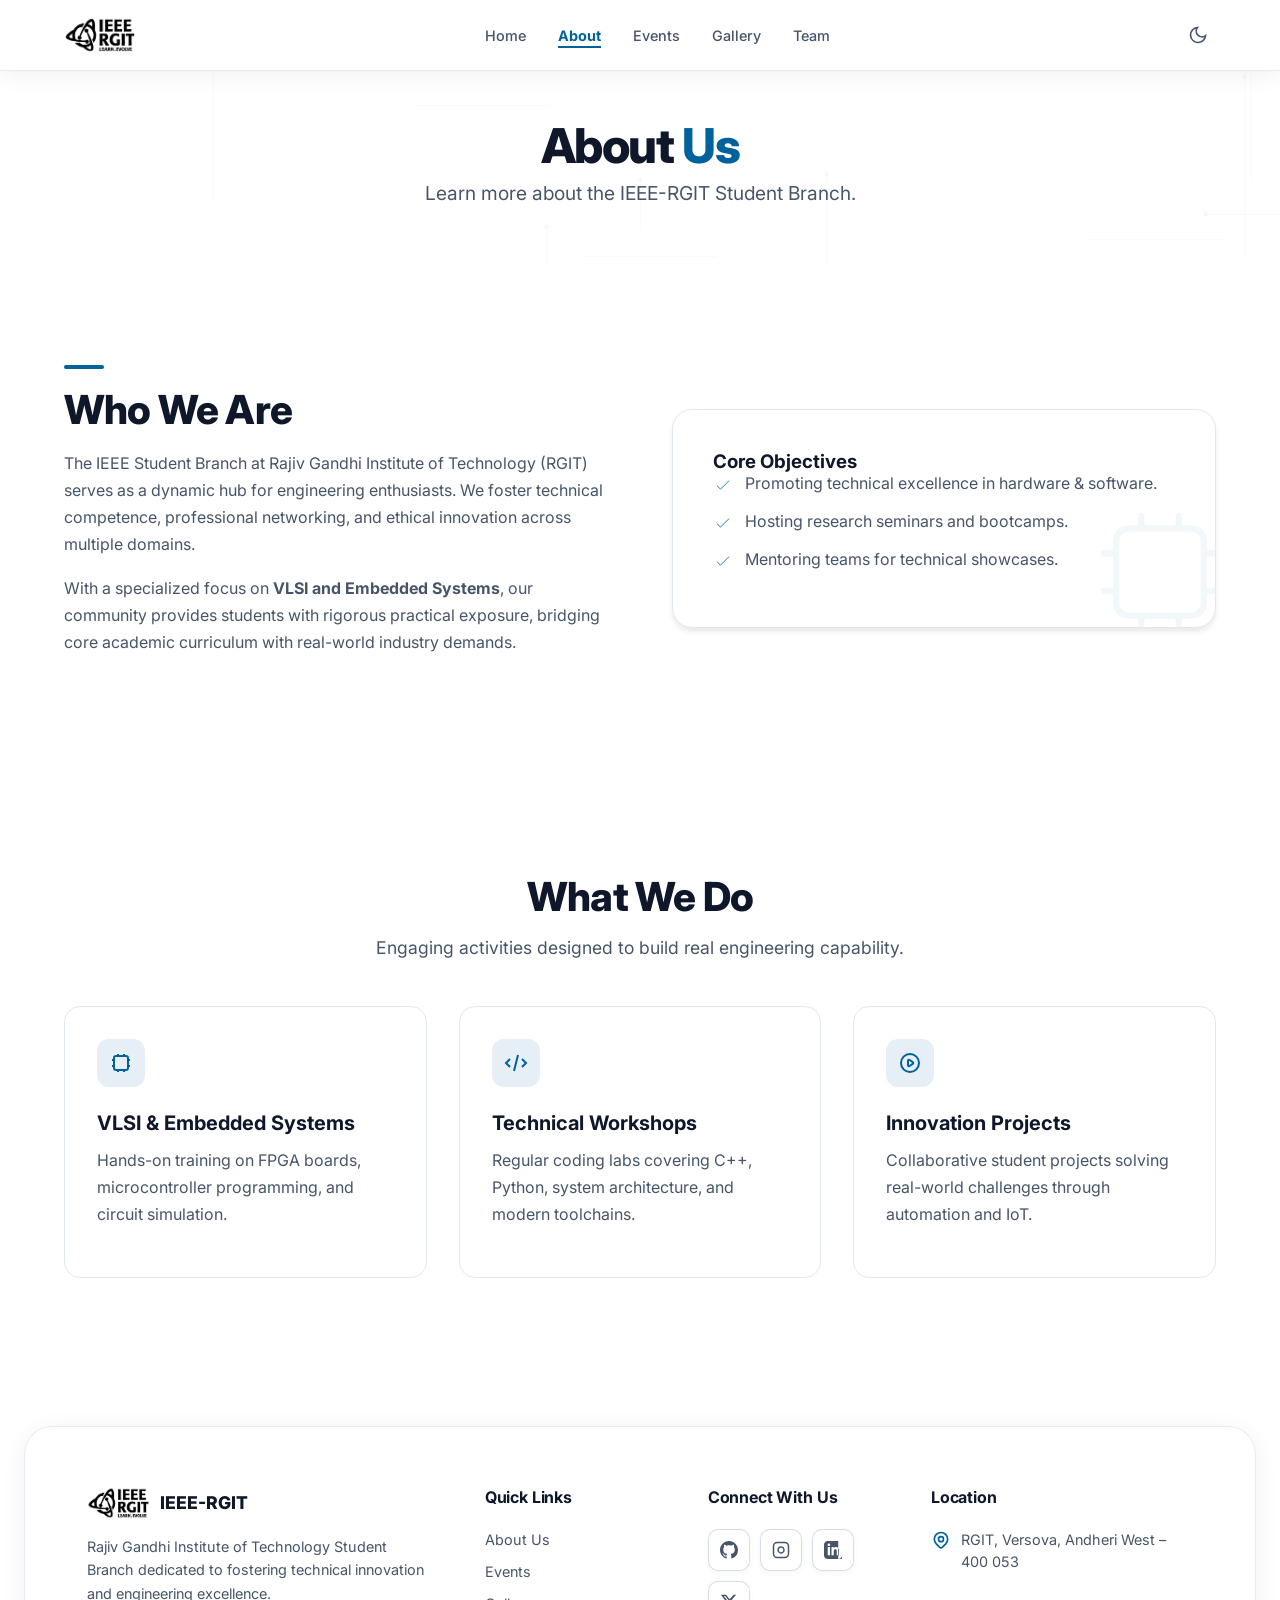
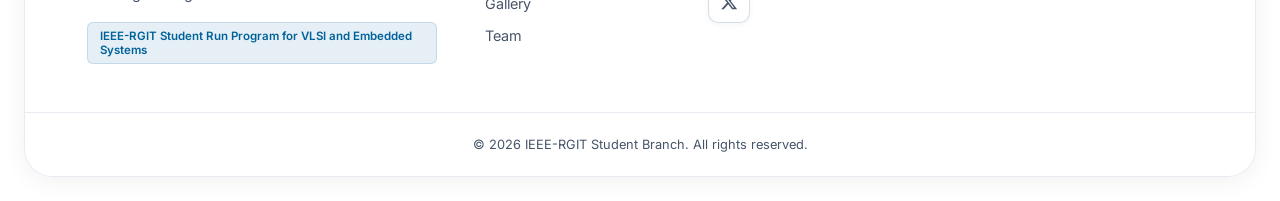
<file: about.html>
<!DOCTYPE html>
<html lang="en">
<head>
    <meta charset="UTF-8">
    <meta name="viewport" content="width=device-width, initial-scale=1.0">
    <title>About Us - IEEE-RGIT Student Branch</title>
    <link href="https://fonts.googleapis.com/css2?family=Inter:wght@300;400;500;600;700;800&display=swap" rel="stylesheet">
    <link rel="stylesheet" href="css/style.css">
    <link rel="stylesheet" href="css/animation.css">
    <link rel="stylesheet" href="css/responsive.css">
    <script src="js/theme.js"></script>
    <style>
        .page-header {
            padding: 120px 0 60px 0;
            text-align: center;
            background: linear-gradient(180deg, var(--bg-alt) 0%, var(--bg-main) 100%);
            border-bottom: 1px solid var(--border);
        }
    </style>
</head>
<body class="about-page">

    <!-- NAVBAR -->
    <header class="navbar" id="navbar">
        <div class="nav-container">
            <a href="index.html" class="brand">
                <div class="brand-icon">
                    <img src="assets/Recruitment Poster.png" alt="IEEE-RGIT Logo">
                </div>
            </a>

            <nav class="nav-links">
                <a href="index.html" class="nav-link">Home</a>
                <a href="about.html" class="nav-link" style="color: var(--primary); font-weight: 700;">About</a>
                <a href="events.html" class="nav-link">Events</a>
                <a href="gallery.html" class="nav-link">Gallery</a>
                <a href="team.html" class="nav-link">Team</a>
            </nav>

            <div class="nav-actions">
                <button id="theme-toggle" class="icon-btn" aria-label="Toggle Dark Mode">
                    <svg class="sun-icon" viewBox="0 0 24 24" fill="none" stroke="currentColor" stroke-width="2"><circle cx="12" cy="12" r="5"/><path d="M12 1v2M12 21v2M4.22 4.22l1.42 1.42M18.36 18.36l1.42 1.42M1 12h2M21 12h2M4.22 19.78l1.42-1.42M18.36 5.64l1.42-1.42"/></svg>
                    <svg class="moon-icon" viewBox="0 0 24 24" fill="none" stroke="currentColor" stroke-width="2"><path d="M21 12.79A9 9 0 1111.21 3 7 7 0 0021 12.79z"/></svg>
                </button>
                <button id="mobile-menu-btn" class="icon-btn mobile-only" aria-label="Menu">
                    <svg viewBox="0 0 24 24" fill="none" stroke="currentColor" stroke-width="2"><path stroke-linecap="round" stroke-linejoin="round" d="M4 6h16M4 12h16m-7 6h7"/></svg>
                </button>
            </div>
        </div>
        
        <div class="mobile-menu" id="mobile-menu">
            <a href="index.html" class="mobile-link">Home</a>
            <a href="about.html" class="mobile-link" style="color: var(--primary);">About</a>
            <a href="events.html" class="mobile-link">Events</a>
            <a href="gallery.html" class="mobile-link">Gallery</a>
            <a href="team.html" class="mobile-link">Team</a>
        </div>
    </header>

    <!-- Page Header -->
    <section class="page-header relative overflow-hidden">
        <div class="tech-lines-container" id="about-tech-lines"></div>
        <div class="container reveal-up">
            <h1 class="hero-title" style="font-size: 3rem; margin-bottom: 0.5rem;">About <span class="highlight">Us</span></h1>
            <p class="hero-subtitle" style="margin-bottom: 0;">Learn more about the IEEE-RGIT Student Branch.</p>
        </div>
    </section>

    <!-- About Core Section -->
    <section class="section" id="about-core">
        <div class="container grid-2-col">
            <div class="about-text reveal-left">
                <div class="section-line"></div>
                <h2 class="section-title">Who We Are</h2>
                <p class="text-muted">The IEEE Student Branch at Rajiv Gandhi Institute of Technology (RGIT) serves as a dynamic hub for engineering enthusiasts. We foster technical competence, professional networking, and ethical innovation across multiple domains.</p>
                <p class="text-muted">With a specialized focus on <strong>VLSI and Embedded Systems</strong>, our community provides students with rigorous practical exposure, bridging core academic curriculum with real-world industry demands.</p>
            </div>
            <div class="about-card reveal-right">
                <div class="card-glass">
                    <div class="tech-decorative-icon">
                        <svg viewBox="0 0 24 24" fill="none" stroke="currentColor" stroke-width="1"><path stroke-linecap="round" stroke-linejoin="round" d="M9 3v2m6-2v2M9 19v2m6-2v2M5 9H3m2 6H3m18-6h-2m2 6h-2M7 19h10a2 2 0 002-2V7a2 2 0 00-2-2H7a2 2 0 00-2 2v10a2 2 0 002 2z"/></svg>
                    </div>
                    <h3>Core Objectives</h3>
                    <ul class="objective-list">
                        <li><svg viewBox="0 0 24 24" fill="none" stroke="currentColor"><path stroke-linecap="round" stroke-linejoin="round" d="M5 13l4 4L19 7"/></svg> Promoting technical excellence in hardware & software.</li>
                        <li><svg viewBox="0 0 24 24" fill="none" stroke="currentColor"><path stroke-linecap="round" stroke-linejoin="round" d="M5 13l4 4L19 7"/></svg> Hosting research seminars and bootcamps.</li>
                        <li><svg viewBox="0 0 24 24" fill="none" stroke="currentColor"><path stroke-linecap="round" stroke-linejoin="round" d="M5 13l4 4L19 7"/></svg> Mentoring teams for technical showcases.</li>
                    </ul>
                </div>
            </div>
        </div>
    </section>

    <!-- What We Do Section -->
    <section class="section bg-alt" id="what-we-do">
        <div class="tech-lines-container" id="wwd-tech-lines"></div>
        <div class="container">
            <div class="section-header reveal-up">
                <h2 class="section-title">What We Do</h2>
                <p class="section-subtitle">Engaging activities designed to build real engineering capability.</p>
            </div>
            <div class="grid-3-col stagger-container">
                <div class="card hover-lift stagger-item">
                    <div class="card-icon"><svg viewBox="0 0 24 24" fill="none" stroke="currentColor" stroke-width="2"><path d="M9 3v2m6-2v2M9 19v2m6-2v2M5 9H3m2 6H3m18-6h-2m2 6h-2M7 19h10a2 2 0 002-2V7a2 2 0 00-2-2H7a2 2 0 00-2 2v10a2 2 0 002 2z"/></svg></div>
                    <h3>VLSI & Embedded Systems</h3>
                    <p class="text-muted">Hands-on training on FPGA boards, microcontroller programming, and circuit simulation.</p>
                </div>
                <div class="card hover-lift stagger-item">
                    <div class="card-icon"><svg viewBox="0 0 24 24" fill="none" stroke="currentColor" stroke-width="2"><path d="M10 20l4-16m4 4l4 4-4 4M6 16l-4-4 4-4"/></svg></div>
                    <h3>Technical Workshops</h3>
                    <p class="text-muted">Regular coding labs covering C++, Python, system architecture, and modern toolchains.</p>
                </div>
                <div class="card hover-lift stagger-item">
                    <div class="card-icon"><svg viewBox="0 0 24 24" fill="none" stroke="currentColor" stroke-width="2"><path d="M14.752 11.168l-3.197-2.132A1 1 0 0010 9.87v4.263a1 1 0 001.555.832l3.197-2.132a1 1 0 000-1.664z"/><path d="M21 12a9 9 0 11-18 0 9 9 0 0118 0z"/></svg></div>
                    <h3>Innovation Projects</h3>
                    <p class="text-muted">Collaborative student projects solving real-world challenges through automation and IoT.</p>
                </div>
            </div>
        </div>
    </section>

    <!-- FOOTER -->
    <footer class="footer">
        <div class="container footer-grid">
            <div class="footer-col">
                <div class="footer-brand">
                    <div class="brand-icon"><img src="assets/Recruitment Poster.png" alt="IEEE-RGIT Logo" style="filter: brightness(0) invert(1); height: 32px;"></div>
                    <span class="brand-title">IEEE-RGIT</span>
                </div>
                <p class="footer-desc">Rajiv Gandhi Institute of Technology Student Branch dedicated to fostering technical innovation and engineering excellence.</p>
                <div class="footer-highlight">IEEE-RGIT Student Run Program for VLSI and Embedded Systems</div>
            </div>
            
            <div class="footer-col">
                <h4 class="footer-title">Quick Links</h4>
                <ul class="footer-links">
                    <li><a href="about.html">About Us</a></li>
                    <li><a href="events.html">Events</a></li>
                    <li><a href="gallery.html">Gallery</a></li>
                    <li><a href="team.html">Team</a></li>
                </ul>
            </div>
            
            <div class="footer-col">
                <h4 class="footer-title">Connect With Us</h4>
                <div class="social-icons">
                    <a href="#" class="social-icon" aria-label="GitHub"><svg viewBox="0 0 24 24" fill="currentColor"><path d="M12 0C5.37 0 0 5.37 0 12c0 5.31 3.435 9.795 8.205 11.385.6.105.825-.255.825-.57 0-.285-.015-1.23-.015-2.235-3.015.555-3.795-.735-4.035-1.41-.135-.345-.72-1.41-1.23-1.695-.42-.225-1.02-.78-.015-.795.945-.015 1.62.87 1.845 1.23 1.08 1.815 2.805 1.305 3.495.99.105-.78.42-1.305.765-1.605-2.67-.3-5.46-1.335-5.46-5.925 0-1.305.465-2.385 1.23-3.225-.12-.3-.54-1.53.12-3.18 0 0 1.005-.315 3.3 1.23.96-.27 1.98-.405 3-.405s2.04.135 3 .405c2.295-1.56 3.3-1.23 3.3-1.23.66 1.65.24 2.88.12 3.18.765.84 1.23 1.905 1.23 3.225 0 4.605-2.805 5.625-5.475 5.925.435.375.81 1.095.81 2.22 0 1.605-.015 2.895-.015 3.3 0 .315.225.69.825.57A12.02 12.02 0 0024 12c0-6.63-5.37-12-12-12z"/></svg></a>
                    <a href="https://www.instagram.com/ieeergit/" target="_blank" rel="noopener noreferrer" class="social-icon" aria-label="Instagram"><svg viewBox="0 0 24 24" fill="none" stroke="currentColor" stroke-width="2"><rect width="20" height="20" x="2" y="2" rx="5" ry="5"/><path d="M16 11.37A4 4 0 1112.63 8 4 4 0 0116 11.37z"/><line x1="17.5" x2="17.51" y1="6.5" y2="6.5"/></svg></a>
                    <a href="#" class="social-icon" aria-label="LinkedIn"><svg viewBox="0 0 24 24" fill="currentColor"><path d="M19 0h-14c-2.761 0-5 2.239-5 5v14c0 2.761 2.239 5 5 5h14c2.762 0 5-2.239 5-5v14c0-2.761-2.238-5-5-5zm-11 19h-3v-11h3v11zm-1.5-12.268c-.966 0-1.75-.79-1.75-1.764s.784-1.764 1.75-1.764 1.75.79 1.75 1.764-.783 1.764-1.75 1.764zm13.5 12.268h-3v-5.604c0-3.368-4-3.113-4 0v5.604h-3v-11h3v1.765c1.396-2.586 7-2.777 7 2.476v6.759z"/></svg></a>
                    <a href="#" class="social-icon" aria-label="Twitter"><svg viewBox="0 0 24 24" fill="currentColor"><path d="M18.244 2.25h3.308l-7.227 8.26 8.502 11.24H16.17l-5.214-6.817L4.99 21.75H1.68l7.73-8.835L1.254 2.25H8.08l4.713 6.231zm-1.161 17.52h1.833L7.084 4.126H5.117z"/></svg></a>
                </div>
            </div>
            
            <div class="footer-col">
                <h4 class="footer-title">Location</h4>
                <div class="location">
                    <svg viewBox="0 0 24 24" fill="none" stroke="currentColor" stroke-width="2"><path d="M17.657 16.657L13.414 20.9a1.998 1.998 0 01-2.827 0l-4.244-4.243a8 8 0 1111.314 0z"/><path d="M15 11a3 3 0 11-6 0 3 3 0 016 0z"/></svg>
                    <span>RGIT, Versova, Andheri West – 400 053</span>
                </div>
            </div>
        </div>
        <div class="footer-bottom">
            <div class="container">
                <p>&copy; <span id="year"></span> IEEE-RGIT Student Branch. All rights reserved.</p>
            </div>
        </div>
    </footer>

    <script src="js/animation.js"></script>
    <script src="js/main.js"></script>

    <script>
        document.addEventListener("DOMContentLoaded", () => {
            const container = document.getElementById('about-tech-lines');
            if (!container) return;
            let numLines = window.innerWidth < 768 ? 5 : 12;
            for (let i = 0; i < numLines; i++) {
                const isHorizontal = Math.random() > 0.5;
                const line = document.createElement('div');
                line.classList.add('circuit-line');
                line.style.top = `${Math.random() * 100}%`;
                line.style.left = `${Math.random() * 100}%`;
                if (isHorizontal) {
                    line.style.width = `${Math.random() * 150 + 50}px`;
                    line.style.height = '1px';
                } else {
                    line.style.width = '1px';
                    line.style.height = `${Math.random() * 150 + 50}px`;
                }
                container.appendChild(line);
                if (Math.random() > 0.6) {
                    const dot = document.createElement('div');
                    dot.classList.add('circuit-dot');
                    dot.style.top = line.style.top;
                    dot.style.left = line.style.left;
                    dot.style.transform = 'translate(-1.5px, -1.5px)'; 
                    container.appendChild(dot);
                }
            }
        });
    </script>
</body>
</html>
</file>
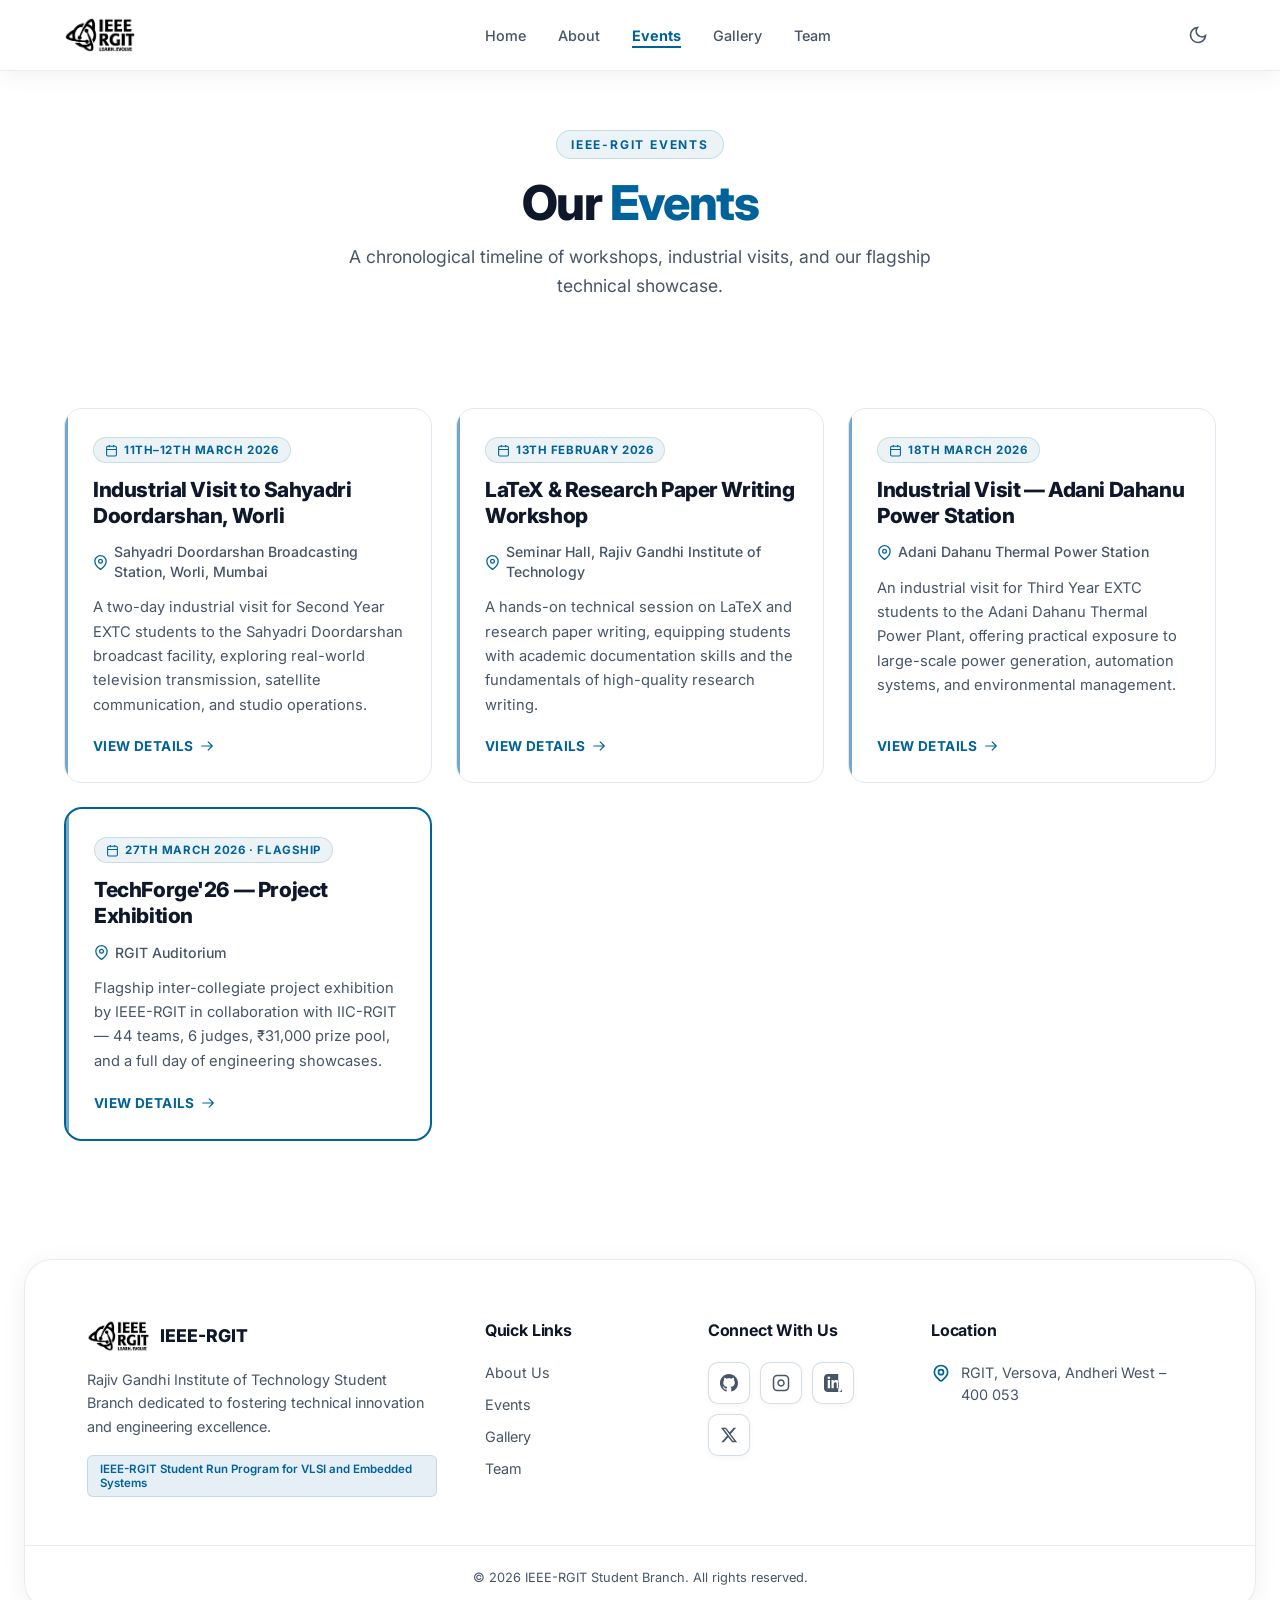
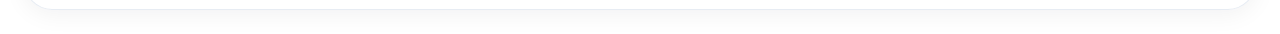
<file: events.html>
<!DOCTYPE html>
<html lang="en">
<head>
    <meta charset="UTF-8">
    <meta name="viewport" content="width=device-width, initial-scale=1.0">
    <title>Events - IEEE-RGIT Student Branch</title>
    <meta name="description" content="Events, workshops, industrial visits, and our flagship technical showcase by the IEEE-RGIT Student Branch.">
    
    <link rel="preconnect" href="https://fonts.googleapis.com">
    <link rel="preconnect" href="https://fonts.gstatic.com" crossorigin>
    <link href="https://fonts.googleapis.com/css2?family=Inter:wght@300;400;500;600;700;800&display=swap" rel="stylesheet">
    
    <link rel="stylesheet" href="css/style.css">
    <link rel="stylesheet" href="css/animation.css">
    <link rel="stylesheet" href="css/responsive.css">

    <script src="js/theme.js"></script>

    <style>
        /* ============================================================
           EVENTS PAGE — card grid / detail toggle (scoped to .events-page)
           ============================================================ */

        /* Hidden state for toggled sections */
        .events-page .is-hidden {
            display: none !important;
        }

        /* ---- Compact cards grid ---- */
        .events-page .events-cards-grid {
            display: grid;
            grid-template-columns: repeat(auto-fill, minmax(300px, 1fr));
            gap: 1.5rem;
            margin-top: 0.5rem;
        }

        .events-page .event-card-compact {
            display: flex;
            flex-direction: column;
            gap: 0.85rem;
            padding: 1.75rem;
            background: var(--surface);
            border: 1px solid var(--border);
            border-radius: 18px;
            cursor: pointer;
            text-align: left;
            position: relative;
            overflow: hidden;
            transition: transform 0.3s cubic-bezier(0.22, 1, 0.36, 1),
                        box-shadow 0.3s ease,
                        border-color 0.3s ease;
            font: inherit;
            color: inherit;
        }
        .events-page .event-card-compact::before {
            content: '';
            position: absolute;
            top: 0;
            left: 0;
            width: 3px;
            height: 100%;
            background: var(--primary);
            opacity: 0.55;
            transition: opacity 0.3s ease;
        }
        .events-page .event-card-compact:hover,
        .events-page .event-card-compact:focus-visible {
            transform: translateY(-4px);
            box-shadow: 0 12px 32px rgba(15, 23, 42, 0.1);
            border-color: var(--primary);
            outline: none;
        }
        html.dark .events-page .event-card-compact:hover,
        html.dark .events-page .event-card-compact:focus-visible {
            box-shadow: 0 12px 32px rgba(0, 0, 0, 0.4);
        }
        .events-page .event-card-compact:hover::before,
        .events-page .event-card-compact:focus-visible::before {
            opacity: 1;
        }

        .events-page .event-card-compact .event-date-badge {
            display: inline-flex;
            align-items: center;
            gap: 6px;
            font-size: 0.72rem;
            font-weight: 700;
            letter-spacing: 0.05em;
            text-transform: uppercase;
            color: var(--primary);
            background: rgba(0, 98, 155, 0.08);
            border: 1px solid rgba(0, 98, 155, 0.15);
            padding: 5px 11px;
            border-radius: 100px;
            margin-bottom: 0;
            width: fit-content;
        }
        html.dark .events-page .event-card-compact .event-date-badge {
            background: rgba(56, 189, 248, 0.1);
            border-color: rgba(56, 189, 248, 0.2);
        }
        .events-page .event-card-compact .event-date-badge svg {
            width: 13px;
            height: 13px;
        }

        .events-page .event-card-compact .compact-title {
            font-size: 1.3rem;
            font-weight: 800;
            line-height: 1.25;
            letter-spacing: -0.02em;
            color: var(--text-main);
            margin: 0;
        }
        .events-page .event-card-compact .compact-location {
            display: flex;
            align-items: center;
            gap: 6px;
            color: var(--text-muted);
            font-size: 0.88rem;
            font-weight: 500;
            line-height: 1.4;
        }
        .events-page .event-card-compact .compact-location svg {
            width: 15px;
            height: 15px;
            color: var(--primary);
            flex-shrink: 0;
        }
        .events-page .event-card-compact .compact-summary {
            color: var(--text-muted);
            font-size: 0.92rem;
            line-height: 1.65;
            margin: 0;
        }
        .events-page .event-card-compact .compact-cta {
            display: inline-flex;
            align-items: center;
            gap: 6px;
            margin-top: auto;
            padding-top: 0.5rem;
            font-size: 0.85rem;
            font-weight: 700;
            letter-spacing: 0.03em;
            text-transform: uppercase;
            color: var(--primary);
            transition: gap 0.25s ease;
        }
        .events-page .event-card-compact:hover .compact-cta,
        .events-page .event-card-compact:focus-visible .compact-cta {
            gap: 10px;
        }
        .events-page .event-card-compact .compact-cta svg {
            width: 14px;
            height: 14px;
        }

        /* TechForge flagship variant — slightly more prominent border */
        .events-page .event-card-compact.flagship {
            border: 2px solid var(--primary);
        }
        .events-page .event-card-compact.flagship .compact-title {
            color: var(--text-main);
        }

        /* ---- Detail view wrapper ---- */
        .events-page .event-detail {
            display: block;
        }
        .events-page .event-detail .event-detail-back-wrap {
            max-width: 1200px;
            width: 90%;
            margin: 0 auto 1.25rem auto;
        }
        .events-page .event-detail-back {
            display: inline-flex;
            align-items: center;
            gap: 8px;
            padding: 10px 20px;
            border-radius: 100px;
            background: var(--surface);
            border: 1px solid var(--border);
            color: var(--text-main);
            font-weight: 600;
            font-size: 0.9rem;
            cursor: pointer;
            font-family: inherit;
            transition: background 0.25s ease, border-color 0.25s ease,
                        color 0.25s ease, transform 0.2s ease;
        }
        .events-page .event-detail-back:hover,
        .events-page .event-detail-back:focus-visible {
            background: var(--surface-hover);
            border-color: var(--primary);
            color: var(--primary);
            outline: none;
        }
        .events-page .event-detail-back:active {
            transform: translateY(1px);
        }
        .events-page .event-detail-back svg {
            width: 16px;
            height: 16px;
            flex-shrink: 0;
        }

        /* Fade-in for detail view */
        .events-page .event-detail.is-visible {
            animation: event-detail-fade 0.35s cubic-bezier(0.22, 1, 0.36, 1);
        }
        @keyframes event-detail-fade {
            0% { opacity: 0; transform: translateY(8px); }
            100% { opacity: 1; transform: translateY(0); }
        }

        /* Fade-in for cards grid when returning */
        .events-page .events-cards-view.is-visible {
            animation: event-cards-fade 0.35s cubic-bezier(0.22, 1, 0.36, 1);
        }
        @keyframes event-cards-fade {
            0% { opacity: 0; transform: translateY(8px); }
            100% { opacity: 1; transform: translateY(0); }
        }

        @media (prefers-reduced-motion: reduce) {
            .events-page .event-detail.is-visible,
            .events-page .events-cards-view.is-visible {
                animation: none !important;
            }
            .events-page .event-card-compact {
                transition: none !important;
            }
            .events-page .event-card-compact:hover,
            .events-page .event-card-compact:focus-visible {
                transform: none;
            }
        }

        /* Responsive — cards stack on mobile */
        @media (max-width: 640px) {
            .events-page .events-cards-grid {
                grid-template-columns: 1fr;
                gap: 1.1rem;
            }
            .events-page .event-card-compact {
                padding: 1.35rem;
                border-radius: 14px;
            }
            .events-page .event-card-compact .compact-title {
                font-size: 1.15rem;
            }
        }
    </style>
</head>
<body class="events-page">

    <!-- NAVBAR -->
    <header class="navbar" id="navbar">
        <div class="nav-container">
            <a href="index.html" class="brand">
                <div class="brand-icon">
                    <img src="assets/Recruitment Poster.png" alt="IEEE-RGIT Logo">
                </div>
            </a>

            <nav class="nav-links">
                <a href="index.html" class="nav-link">Home</a>
                <a href="about.html" class="nav-link">About</a>
                <a href="events.html" class="nav-link" style="color: var(--primary); font-weight: 700;">Events</a>
                <a href="gallery.html" class="nav-link">Gallery</a>
                <a href="team.html" class="nav-link">Team</a>
            </nav>

            <div class="nav-actions">
                <button id="theme-toggle" class="icon-btn" aria-label="Toggle Dark Mode">
                    <svg class="sun-icon" viewBox="0 0 24 24" fill="none" stroke="currentColor" stroke-width="2"><circle cx="12" cy="12" r="5"/><path d="M12 1v2M12 21v2M4.22 4.22l1.42 1.42M18.36 18.36l1.42 1.42M1 12h2M21 12h2M4.22 19.78l1.42-1.42M18.36 5.64l1.42-1.42"/></svg>
                    <svg class="moon-icon" viewBox="0 0 24 24" fill="none" stroke="currentColor" stroke-width="2"><path d="M21 12.79A9 9 0 1111.21 3 7 7 0 0021 12.79z"/></svg>
                </button>
                <button id="mobile-menu-btn" class="icon-btn mobile-only" aria-label="Menu">
                    <svg viewBox="0 0 24 24" fill="none" stroke="currentColor" stroke-width="2"><path stroke-linecap="round" stroke-linejoin="round" d="M4 6h16M4 12h16m-7 6h7"/></svg>
                </button>
            </div>
        </div>
        
        <div class="mobile-menu" id="mobile-menu">
            <a href="index.html" class="mobile-link">Home</a>
            <a href="about.html" class="mobile-link">About</a>
            <a href="events.html" class="mobile-link" style="color: var(--primary);">Events</a>
            <a href="gallery.html" class="mobile-link">Gallery</a>
            <a href="team.html" class="mobile-link">Team</a>
        </div>
    </header>

    <!-- PAGE HEADER -->
    <section class="events-hero">
        <div class="container">
            <span class="events-eyebrow">IEEE-RGIT Events</span>
            <h1 class="events-hero-title">Our <span class="highlight">Events</span></h1>
            <p class="events-hero-subtitle">A chronological timeline of workshops, industrial visits, and our flagship technical showcase.</p>
        </div>
    </section>

    <!-- ============================================================
         STATE 1 — COMPACT CARDS (default view)
         ============================================================ -->
    <div id="events-cards-view" class="events-cards-view is-visible">
        <section class="event-flagship">
            <div class="container">
                <div class="events-cards-grid" id="eventsCardsGrid">

                    <!-- Sahyadri Doordarshan -->
                    <button type="button"
                            class="event-card-compact"
                            data-event="sahyadri"
                            aria-label="View details for Industrial Visit to Sahyadri Doordarshan">
                        <span class="event-date-badge">
                            <svg viewBox="0 0 24 24" fill="none" stroke="currentColor" stroke-width="2"><rect x="3" y="4" width="18" height="18" rx="2" ry="2"></rect><line x1="16" y1="2" x2="16" y2="6"></line><line x1="8" y1="2" x2="8" y2="6"></line><line x1="3" y1="10" x2="21" y2="10"></line></svg>
                            11th–12th March 2026
                        </span>
                        <h3 class="compact-title">Industrial Visit to Sahyadri Doordarshan, Worli</h3>
                        <div class="compact-location">
                            <svg viewBox="0 0 24 24" fill="none" stroke="currentColor" stroke-width="2"><path d="M21 10c0 7-9 13-9 13s-9-6-9-13a9 9 0 0 1 18 0z"></path><circle cx="12" cy="10" r="3"></circle></svg>
                            Sahyadri Doordarshan Broadcasting Station, Worli, Mumbai
                        </div>
                        <p class="compact-summary">A two-day industrial visit for Second Year EXTC students to the Sahyadri Doordarshan broadcast facility, exploring real-world television transmission, satellite communication, and studio operations.</p>
                        <span class="compact-cta">
                            View Details
                            <svg viewBox="0 0 24 24" fill="none" stroke="currentColor" stroke-width="2"><path stroke-linecap="round" stroke-linejoin="round" d="M14 5l7 7m0 0l-7 7m7-7H3"/></svg>
                        </span>
                    </button>

                    <!-- LaTeX Workshop -->
                    <button type="button"
                            class="event-card-compact"
                            data-event="latex"
                            aria-label="View details for LaTeX and Research Paper Writing Workshop">
                        <span class="event-date-badge">
                            <svg viewBox="0 0 24 24" fill="none" stroke="currentColor" stroke-width="2"><rect x="3" y="4" width="18" height="18" rx="2" ry="2"></rect><line x1="16" y1="2" x2="16" y2="6"></line><line x1="8" y1="2" x2="8" y2="6"></line><line x1="3" y1="10" x2="21" y2="10"></line></svg>
                            13th February 2026
                        </span>
                        <h3 class="compact-title">LaTeX &amp; Research Paper Writing Workshop</h3>
                        <div class="compact-location">
                            <svg viewBox="0 0 24 24" fill="none" stroke="currentColor" stroke-width="2"><path d="M21 10c0 7-9 13-9 13s-9-6-9-13a9 9 0 0 1 18 0z"></path><circle cx="12" cy="10" r="3"></circle></svg>
                            Seminar Hall, Rajiv Gandhi Institute of Technology
                        </div>
                        <p class="compact-summary">A hands-on technical session on LaTeX and research paper writing, equipping students with academic documentation skills and the fundamentals of high-quality research writing.</p>
                        <span class="compact-cta">
                            View Details
                            <svg viewBox="0 0 24 24" fill="none" stroke="currentColor" stroke-width="2"><path stroke-linecap="round" stroke-linejoin="round" d="M14 5l7 7m0 0l-7 7m7-7H3"/></svg>
                        </span>
                    </button>

                    <!-- Adani Dahanu -->
                    <button type="button"
                            class="event-card-compact"
                            data-event="adani"
                            aria-label="View details for Industrial Visit to Adani Dahanu Power Station">
                        <span class="event-date-badge">
                            <svg viewBox="0 0 24 24" fill="none" stroke="currentColor" stroke-width="2"><rect x="3" y="4" width="18" height="18" rx="2" ry="2"></rect><line x1="16" y1="2" x2="16" y2="6"></line><line x1="8" y1="2" x2="8" y2="6"></line><line x1="3" y1="10" x2="21" y2="10"></line></svg>
                            18th March 2026
                        </span>
                        <h3 class="compact-title">Industrial Visit — Adani Dahanu Power Station</h3>
                        <div class="compact-location">
                            <svg viewBox="0 0 24 24" fill="none" stroke="currentColor" stroke-width="2"><path d="M21 10c0 7-9 13-9 13s-9-6-9-13a9 9 0 0 1 18 0z"></path><circle cx="12" cy="10" r="3"></circle></svg>
                            Adani Dahanu Thermal Power Station
                        </div>
                        <p class="compact-summary">An industrial visit for Third Year EXTC students to the Adani Dahanu Thermal Power Plant, offering practical exposure to large-scale power generation, automation systems, and environmental management.</p>
                        <span class="compact-cta">
                            View Details
                            <svg viewBox="0 0 24 24" fill="none" stroke="currentColor" stroke-width="2"><path stroke-linecap="round" stroke-linejoin="round" d="M14 5l7 7m0 0l-7 7m7-7H3"/></svg>
                        </span>
                    </button>

                    <!-- TechForge'26 (flagship) -->
                    <button type="button"
                            class="event-card-compact flagship"
                            data-event="techforge"
                            aria-label="View details for TechForge 26 Project Exhibition">
                        <span class="event-date-badge">
                            <svg viewBox="0 0 24 24" fill="none" stroke="currentColor" stroke-width="2"><rect x="3" y="4" width="18" height="18" rx="2" ry="2"></rect><line x1="16" y1="2" x2="16" y2="6"></line><line x1="8" y1="2" x2="8" y2="6"></line><line x1="3" y1="10" x2="21" y2="10"></line></svg>
                            27th March 2026 · Flagship
                        </span>
                        <h3 class="compact-title">TechForge'26 — Project Exhibition</h3>
                        <div class="compact-location">
                            <svg viewBox="0 0 24 24" fill="none" stroke="currentColor" stroke-width="2"><path d="M21 10c0 7-9 13-9 13s-9-6-9-13a9 9 0 0 1 18 0z"></path><circle cx="12" cy="10" r="3"></circle></svg>
                            RGIT Auditorium
                        </div>
                        <p class="compact-summary">Flagship inter-collegiate project exhibition by IEEE-RGIT in collaboration with IIC-RGIT — 44 teams, 6 judges, ₹31,000 prize pool, and a full day of engineering showcases.</p>
                        <span class="compact-cta">
                            View Details
                            <svg viewBox="0 0 24 24" fill="none" stroke="currentColor" stroke-width="2"><path stroke-linecap="round" stroke-linejoin="round" d="M14 5l7 7m0 0l-7 7m7-7H3"/></svg>
                        </span>
                    </button>

                </div>
            </div>
        </section>
    </div>

    <!-- ============================================================
         STATE 2 — DETAIL VIEWS (each hidden by default)
         ============================================================ -->

    <!-- EVENT 1 — SAHYADRI DOORDARSHAN -->
    <div class="event-detail is-hidden" id="detail-sahyadri" role="region" aria-label="Sahyadri Doordarshan event details">
        <div class="event-detail-back-wrap">
            <button type="button" class="event-detail-back" data-back>
                <svg viewBox="0 0 24 24" fill="none" stroke="currentColor" stroke-width="2"><path stroke-linecap="round" stroke-linejoin="round" d="M19 12H5M12 19l-7-7 7-7"/></svg>
                Back to Events
            </button>
        </div>

        <section class="event-block" id="event-sahyadri">
            <div class="container">
                <article class="event-card-full">
                    <div class="event-card-header">
                        <span class="event-date-badge">
                            <svg viewBox="0 0 24 24" fill="none" stroke="currentColor" stroke-width="2"><rect x="3" y="4" width="18" height="18" rx="2" ry="2"></rect><line x1="16" y1="2" x2="16" y2="6"></line><line x1="8" y1="2" x2="8" y2="6"></line><line x1="3" y1="10" x2="21" y2="10"></line></svg>
                            11th–12th March 2026
                        </span>
                        <h2 class="event-card-title">Industrial Visit to Sahyadri Doordarshan, Worli</h2>
                        <div class="event-card-location">
                            <svg viewBox="0 0 24 24" fill="none" stroke="currentColor" stroke-width="2"><path d="M21 10c0 7-9 13-9 13s-9-6-9-13a9 9 0 0 1 18 0z"></path><circle cx="12" cy="10" r="3"></circle></svg>
                            Sahyadri Doordarshan Broadcasting Station, Worli, Mumbai
                        </div>

                        <div class="event-meta-grid">
                            <div class="event-meta-item">
                                <div class="event-meta-icon"><svg viewBox="0 0 24 24" fill="none" stroke="currentColor" stroke-width="2"><path d="M17 21v-2a4 4 0 0 0-4-4H5a4 4 0 0 0-4 4v2"></path><circle cx="9" cy="7" r="4"></circle><path d="M23 21v-2a4 4 0 0 0-3-3.87"></path><path d="M16 3.13a4 4 0 0 1 0 7.75"></path></svg></div>
                                <div class="event-meta-text">
                                    <div class="event-meta-label">Organized For</div>
                                    <div class="event-meta-value">Second Year EXTC (S.E. A &amp; B Division)</div>
                                </div>
                            </div>
                            <div class="event-meta-item">
                                <div class="event-meta-icon"><svg viewBox="0 0 24 24" fill="none" stroke="currentColor" stroke-width="2"><path d="M17 21v-2a4 4 0 0 0-4-4H5a4 4 0 0 0-4 4v2"></path><circle cx="9" cy="7" r="4"></circle><path d="M23 21v-2a4 4 0 0 0-3-3.87"></path><path d="M16 3.13a4 4 0 0 1 0 7.75"></path></svg></div>
                                <div class="event-meta-text">
                                    <div class="event-meta-label">Participants</div>
                                    <div class="event-meta-value">120 Students</div>
                                </div>
                            </div>
                            <div class="event-meta-item">
                                <div class="event-meta-icon"><svg viewBox="0 0 24 24" fill="none" stroke="currentColor" stroke-width="2"><path d="M20 21v-2a4 4 0 0 0-4-4H8a4 4 0 0 0-4 4v2"></path><circle cx="12" cy="7" r="4"></circle></svg></div>
                                <div class="event-meta-text">
                                    <div class="event-meta-label">Event Coordinators</div>
                                    <div class="event-meta-value">Devansh Sabu (Managing Director)<br>Harshal Lokhande (Branch Representative)</div>
                                </div>
                            </div>
                            <div class="event-meta-item">
                                <div class="event-meta-icon"><svg viewBox="0 0 24 24" fill="none" stroke="currentColor" stroke-width="2"><path d="M12 2l3 7h7l-5.5 4.5L18 21l-6-4-6 4 1.5-7.5L2 9h7z"></path></svg></div>
                                <div class="event-meta-text">
                                    <div class="event-meta-label">Faculty Guidance</div>
                                    <div class="event-meta-value">Prof. Premdas Pawar &amp; Prof. Ankit Deogharkar (11 Mar)<br>Prof. Keshav Chougule &amp; Prof. Trishala Dixit (12 Mar)</div>
                                </div>
                            </div>
                        </div>
                    </div>

                    <div class="event-card-body">
                        <div>
                            <h3 class="event-section-title">Overview</h3>
                            <p class="event-summary">The IEEE-RGIT Student Branch organized a two-day industrial visit for Second Year EXTC students to Sahyadri Doordarshan, Worli, giving them practical exposure to the real-world functioning of television broadcasting systems and communication technologies used in the media industry.</p>
                        </div>

                        <div>
                            <h3 class="event-section-title">What Students Explored</h3>
                            <div class="explore-grid">
                                <div class="explore-item">
                                    <span class="explore-num">01</span>
                                    <h4>Broadcasting Section</h4>
                                    <p>Engineers explained the process of television signal transmission, encoding of audio and video signals, and how signals are prepared for satellite transmission.</p>
                                </div>
                                <div class="explore-item">
                                    <span class="explore-num">02</span>
                                    <h4>Receiver Systems &amp; Broadcasting Tower</h4>
                                    <p>Students learned about parabolic antennas, satellite signal reception, and the role of the Low Noise Block Converter (LNB). Engineers also explained how satellite transponders receive, amplify, and retransmit signals.</p>
                                </div>
                                <div class="explore-item">
                                    <span class="explore-num">03</span>
                                    <h4>Live News Studio</h4>
                                    <p>Students observed professional cameras, teleprompters, microphones, and studio lighting systems. Engineers explained how anchors read scripts using teleprompters and how live programs are recorded and transmitted.</p>
                                </div>
                                <div class="explore-item">
                                    <span class="explore-num">04</span>
                                    <h4>Centralized Apparatus Room (CAR)</h4>
                                    <p>Students saw encoders, decoders, multiplexers, demultiplexers, and signal processing equipment, along with the role of UPS systems in uninterrupted broadcasting operations.</p>
                                </div>
                                <div class="explore-item">
                                    <span class="explore-num">05</span>
                                    <h4>Master Control Room (MCR)</h4>
                                    <p>Students observed how multiple channels are monitored and how the final signal output is controlled before transmission.</p>
                                </div>
                            </div>
                        </div>

                        <div class="accomplishments">
                            <h3 class="event-section-title">Accomplishments</h3>
                            <ul class="accomplishments-list">
                                <li><svg viewBox="0 0 24 24" fill="none" stroke="currentColor" stroke-width="2"><path d="M5 13l4 4L19 7"/></svg>Practical exposure to real-world television broadcasting systems</li>
                                <li><svg viewBox="0 0 24 24" fill="none" stroke="currentColor" stroke-width="2"><path d="M5 13l4 4L19 7"/></svg>Understanding of satellite communication, including antennas, LNB, and transponders</li>
                                <li><svg viewBox="0 0 24 24" fill="none" stroke="currentColor" stroke-width="2"><path d="M5 13l4 4L19 7"/></svg>Firsthand experience observing live news studio setup and teleprompter systems</li>
                                <li><svg viewBox="0 0 24 24" fill="none" stroke="currentColor" stroke-width="2"><path d="M5 13l4 4L19 7"/></svg>Knowledge of signal processing technologies such as encoding, decoding, multiplexing, and demultiplexing</li>
                                <li><svg viewBox="0 0 24 24" fill="none" stroke="currentColor" stroke-width="2"><path d="M5 13l4 4L19 7"/></svg>Understanding of Centralized Apparatus Room and Master Control Room operations</li>
                                <li><svg viewBox="0 0 24 24" fill="none" stroke="currentColor" stroke-width="2"><path d="M5 13l4 4L19 7"/></svg>Opportunity to interact directly with industry broadcasting engineers</li>
                                <li><svg viewBox="0 0 24 24" fill="none" stroke="currentColor" stroke-width="2"><path d="M5 13l4 4L19 7"/></svg>Enhanced understanding of communication engineering concepts through hands-on observation, connecting theoretical coursework to real broadcasting infrastructure</li>
                            </ul>
                        </div>
                    </div>
                </article>
            </div>
        </section>
    </div>

    <!-- EVENT 2 — LATEX WORKSHOP -->
    <div class="event-detail is-hidden" id="detail-latex" role="region" aria-label="LaTeX Workshop event details">
        <div class="event-detail-back-wrap">
            <button type="button" class="event-detail-back" data-back>
                <svg viewBox="0 0 24 24" fill="none" stroke="currentColor" stroke-width="2"><path stroke-linecap="round" stroke-linejoin="round" d="M19 12H5M12 19l-7-7 7-7"/></svg>
                Back to Events
            </button>
        </div>

        <section class="event-block event-block-alt" id="event-latex">
            <div class="container">
                <article class="event-card-full">
                    <div class="event-card-header">
                        <span class="event-date-badge">
                            <svg viewBox="0 0 24 24" fill="none" stroke="currentColor" stroke-width="2"><rect x="3" y="4" width="18" height="18" rx="2" ry="2"></rect><line x1="16" y1="2" x2="16" y2="6"></line><line x1="8" y1="2" x2="8" y2="6"></line><line x1="3" y1="10" x2="21" y2="10"></line></svg>
                            13th February 2026
                        </span>
                        <h2 class="event-card-title">LaTeX &amp; Research Paper Writing Workshop</h2>
                        <div class="event-card-location">
                            <svg viewBox="0 0 24 24" fill="none" stroke="currentColor" stroke-width="2"><path d="M21 10c0 7-9 13-9 13s-9-6-9-13a9 9 0 0 1 18 0z"></path><circle cx="12" cy="10" r="3"></circle></svg>
                            Seminar Hall, Rajiv Gandhi Institute of Technology
                        </div>

                        <div class="event-meta-grid">
                            <div class="event-meta-item">
                                <div class="event-meta-icon"><svg viewBox="0 0 24 24" fill="none" stroke="currentColor" stroke-width="2"><path d="M17 21v-2a4 4 0 0 0-4-4H5a4 4 0 0 0-4 4v2"></path><circle cx="9" cy="7" r="4"></circle><path d="M23 21v-2a4 4 0 0 0-3-3.87"></path><path d="M16 3.13a4 4 0 0 1 0 7.75"></path></svg></div>
                                <div class="event-meta-text">
                                    <div class="event-meta-label">Participants</div>
                                    <div class="event-meta-value">120 Students</div>
                                </div>
                            </div>
                            <div class="event-meta-item">
                                <div class="event-meta-icon"><svg viewBox="0 0 24 24" fill="none" stroke="currentColor" stroke-width="2"><path d="M20 21v-2a4 4 0 0 0-4-4H8a4 4 0 0 0-4 4v2"></path><circle cx="12" cy="7" r="4"></circle></svg></div>
                                <div class="event-meta-text">
                                    <div class="event-meta-label">Speaker</div>
                                    <div class="event-meta-value">Dr. Sanjeev Chaudhari<br><small style="color: var(--text-muted); font-weight: 400;">Thakur College</small></div>
                                </div>
                            </div>
                            <div class="event-meta-item">
                                <div class="event-meta-icon"><svg viewBox="0 0 24 24" fill="none" stroke="currentColor" stroke-width="2"><path d="M20 21v-2a4 4 0 0 0-4-4H8a4 4 0 0 0-4 4v2"></path><circle cx="12" cy="7" r="4"></circle></svg></div>
                                <div class="event-meta-text">
                                    <div class="event-meta-label">Event Coordinator</div>
                                    <div class="event-meta-value">Pritesh Sutar (Technical Secretary)</div>
                                </div>
                            </div>
                            <div class="event-meta-item">
                                <div class="event-meta-icon"><svg viewBox="0 0 24 24" fill="none" stroke="currentColor" stroke-width="2"><circle cx="12" cy="12" r="10"></circle><path d="M8 12l2 2 4-4"></path></svg></div>
                                <div class="event-meta-text">
                                    <div class="event-meta-label">Entry</div>
                                    <div class="event-meta-value">Free of cost — Open to all academic years</div>
                                </div>
                            </div>
                        </div>
                    </div>

                    <div class="event-card-body">
                        <div>
                            <h3 class="event-section-title">Overview</h3>
                            <p class="event-summary">The IEEE-RGIT Student Branch organized an informative, hands-on technical session on LaTeX and research paper writing to equip students with essential academic documentation skills and introduce them to the fundamentals of writing high-quality research papers.</p>
                        </div>

                        <div>
                            <h3 class="event-section-title">Session Highlights</h3>
                            <div class="explore-grid">
                                <div class="explore-item">
                                    <span class="explore-num">01</span>
                                    <h4>LaTeX Fundamentals</h4>
                                    <p>Dr. Chaudhari guided students through document structure, formatting techniques, and practical usage for academic papers, demonstrating how LaTeX simplifies managing references, inserting equations, structuring sections, and preparing professional-looking documents. Students brought their own laptops for real-time hands-on practice.</p>
                                </div>
                                <div class="explore-item">
                                    <span class="explore-num">02</span>
                                    <h4>Research Paper Structure</h4>
                                    <p>The session covered abstract writing, literature review, methodology presentation, result analysis, and proper referencing techniques.</p>
                                </div>
                                <div class="explore-item">
                                    <span class="explore-num">03</span>
                                    <h4>Common Mistakes &amp; Best Practices</h4>
                                    <p>Dr. Chaudhari discussed frequent errors students make in research writing and shared tips for effective technical documentation, emphasizing clarity, consistency, proper formatting, and originality.</p>
                                </div>
                                <div class="explore-item">
                                    <span class="explore-num">04</span>
                                    <h4>Interactive Q&amp;A</h4>
                                    <p>The session concluded with students asking questions on research paper submission, journal selection, plagiarism concerns, and best practices for academic writing, all addressed with practical suggestions.</p>
                                </div>
                            </div>
                        </div>

                        <div class="accomplishments">
                            <h3 class="event-section-title">Accomplishments</h3>
                            <ul class="accomplishments-list">
                                <li><svg viewBox="0 0 24 24" fill="none" stroke="currentColor" stroke-width="2"><path d="M5 13l4 4L19 7"/></svg><strong>Successful Skill Development:</strong> Students learned LaTeX basics and how to structure professional research papers effectively</li>
                                <li><svg viewBox="0 0 24 24" fill="none" stroke="currentColor" stroke-width="2"><path d="M5 13l4 4L19 7"/></svg><strong>Hands-on Learning Experience:</strong> Participants practiced LaTeX live, gaining real-time experience with formatting documents, equations, and references</li>
                                <li><svg viewBox="0 0 24 24" fill="none" stroke="currentColor" stroke-width="2"><path d="M5 13l4 4L19 7"/></svg><strong>Improved Research Awareness:</strong> Students understood correct research paper structure and common mistakes to avoid</li>
                                <li><svg viewBox="0 0 24 24" fill="none" stroke="currentColor" stroke-width="2"><path d="M5 13l4 4L19 7"/></svg><strong>Expert Guidance:</strong> Valuable insights shared by Dr. Sanjeev Chaudhari on academic writing and technical documentation</li>
                                <li><svg viewBox="0 0 24 24" fill="none" stroke="currentColor" stroke-width="2"><path d="M5 13l4 4L19 7"/></svg><strong>High Student Participation:</strong> Active attendance and interaction from students across multiple academic years</li>
                                <li><svg viewBox="0 0 24 24" fill="none" stroke="currentColor" stroke-width="2"><path d="M5 13l4 4L19 7"/></svg><strong>Enhanced Confidence:</strong> Participants felt more confident preparing reports, projects, and future research publications</li>
                                <li><svg viewBox="0 0 24 24" fill="none" stroke="currentColor" stroke-width="2"><path d="M5 13l4 4L19 7"/></svg><strong>Promotion of Research Culture:</strong> Motivated students to start documenting their work using LaTeX and consider publishing research papers</li>
                                <li><svg viewBox="0 0 24 24" fill="none" stroke="currentColor" stroke-width="2"><path d="M5 13l4 4L19 7"/></svg><strong>Clarified Student Doubts:</strong> The Q&amp;A session addressed queries on formatting, research writing practices, and documentation standards</li>
                            </ul>
                        </div>
                    </div>
                </article>
            </div>
        </section>
    </div>

    <!-- EVENT 3 — ADANI DAHANU POWER STATION -->
    <div class="event-detail is-hidden" id="detail-adani" role="region" aria-label="Adani Dahanu event details">
        <div class="event-detail-back-wrap">
            <button type="button" class="event-detail-back" data-back>
                <svg viewBox="0 0 24 24" fill="none" stroke="currentColor" stroke-width="2"><path stroke-linecap="round" stroke-linejoin="round" d="M19 12H5M12 19l-7-7 7-7"/></svg>
                Back to Events
            </button>
        </div>

        <section class="event-block" id="event-adani">
            <div class="container">
                <article class="event-card-full">
                    <div class="event-card-header">
                        <span class="event-date-badge">
                            <svg viewBox="0 0 24 24" fill="none" stroke="currentColor" stroke-width="2"><rect x="3" y="4" width="18" height="18" rx="2" ry="2"></rect><line x1="16" y1="2" x2="16" y2="6"></line><line x1="8" y1="2" x2="8" y2="6"></line><line x1="3" y1="10" x2="21" y2="10"></line></svg>
                            18th March 2026
                        </span>
                        <h2 class="event-card-title">Industrial Visit — Adani Dahanu Power Station</h2>
                        <div class="event-card-location">
                            <svg viewBox="0 0 24 24" fill="none" stroke="currentColor" stroke-width="2"><path d="M21 10c0 7-9 13-9 13s-9-6-9-13a9 9 0 0 1 18 0z"></path><circle cx="12" cy="10" r="3"></circle></svg>
                            Adani Dahanu Thermal Power Station
                        </div>

                        <div class="event-meta-grid">
                            <div class="event-meta-item">
                                <div class="event-meta-icon"><svg viewBox="0 0 24 24" fill="none" stroke="currentColor" stroke-width="2"><path d="M17 21v-2a4 4 0 0 0-4-4H5a4 4 0 0 0-4 4v2"></path><circle cx="9" cy="7" r="4"></circle><path d="M23 21v-2a4 4 0 0 0-3-3.87"></path><path d="M16 3.13a4 4 0 0 1 0 7.75"></path></svg></div>
                                <div class="event-meta-text">
                                    <div class="event-meta-label">Organized For</div>
                                    <div class="event-meta-value">Third Year EXTC (Compulsory Visit)</div>
                                </div>
                            </div>
                            <div class="event-meta-item">
                                <div class="event-meta-icon"><svg viewBox="0 0 24 24" fill="none" stroke="currentColor" stroke-width="2"><path d="M17 21v-2a4 4 0 0 0-4-4H5a4 4 0 0 0-4 4v2"></path><circle cx="9" cy="7" r="4"></circle><path d="M23 21v-2a4 4 0 0 0-3-3.87"></path><path d="M16 3.13a4 4 0 0 1 0 7.75"></path></svg></div>
                                <div class="event-meta-text">
                                    <div class="event-meta-label">Participants</div>
                                    <div class="event-meta-value">120 Students</div>
                                </div>
                            </div>
                            <div class="event-meta-item">
                                <div class="event-meta-icon"><svg viewBox="0 0 24 24" fill="none" stroke="currentColor" stroke-width="2"><path d="M20 21v-2a4 4 0 0 0-4-4H8a4 4 0 0 0-4 4v2"></path><circle cx="12" cy="7" r="4"></circle></svg></div>
                                <div class="event-meta-text">
                                    <div class="event-meta-label">Event Coordinator</div>
                                    <div class="event-meta-value">Sahil Palande (Managing Director)</div>
                                </div>
                            </div>
                            <div class="event-meta-item">
                                <div class="event-meta-icon"><svg viewBox="0 0 24 24" fill="none" stroke="currentColor" stroke-width="2"><path d="M20 21v-2a4 4 0 0 0-4-4H8a4 4 0 0 0-4 4v2"></path><circle cx="12" cy="7" r="4"></circle></svg></div>
                                <div class="event-meta-text">
                                    <div class="event-meta-label">Event Heads</div>
                                    <div class="event-meta-value">Shlok Patil (Vice Chairperson)<br>Harsh Rane &amp; Ansh Khartadkar (Asst. General Secretaries)</div>
                                </div>
                            </div>
                        </div>
                    </div>

                    <div class="event-card-body">
                        <div>
                            <h3 class="event-section-title">Overview</h3>
                            <p class="event-summary">The IEEE-RGIT Student Branch organized an industrial visit to the Adani Dahanu Thermal Power Plant Station to give Third Year EXTC students practical exposure to large-scale power generation systems, bridging the gap between theoretical learning and real-world industrial applications.</p>
                        </div>

                        <div>
                            <h3 class="event-section-title">Visit Timeline</h3>
                            <div class="event-timeline">
                                <div class="timeline-item">
                                    <div class="timeline-time">9:30 AM</div>
                                    <div class="timeline-content">
                                        <h4>Journey Begins</h4>
                                        <p>Students assembled at Boisar Station; the bus departed at 9:30 AM, with a breakfast break arranged around 11:30 AM before reaching the site.</p>
                                    </div>
                                </div>
                                <div class="timeline-item">
                                    <div class="timeline-time">12:30 PM</div>
                                    <div class="timeline-content">
                                        <h4>Introductory Session</h4>
                                        <p>Students were briefed on the plant overview, safety protocols, and operational guidelines. Industry experts explained thermal power generation end-to-end — coal handling, boiler operations, steam generation, turbine functioning, and electricity generation.</p>
                                    </div>
                                </div>
                                <div class="timeline-item">
                                    <div class="timeline-time">Advanced Tech</div>
                                    <div class="timeline-content">
                                        <h4>Advanced Technologies Observed</h4>
                                        <ul>
                                            <li><strong>Cooling Water (CW) systems</strong> using concrete volute pumps for sea-water-based condenser cooling.</li>
                                            <li><strong>Digital Distributed Control, Monitoring, and Information System (DDC-MIS)</strong> for automated control of the turbine, boiler, and auxiliaries.</li>
                                            <li><strong>Supervisory Control and Data Acquisition (SCADA) system</strong> for centralized transmission and distribution control.</li>
                                        </ul>
                                    </div>
                                </div>
                                <div class="timeline-item">
                                    <div class="timeline-time">Guided Tour</div>
                                    <div class="timeline-content">
                                        <h4>Guided Tour</h4>
                                        <p>Students explored boilers, turbines, generators, and cooling systems, with engineers explaining efficiency, safety measures, and large-scale operations.</p>
                                    </div>
                                </div>
                                <div class="timeline-item">
                                    <div class="timeline-time">Environment</div>
                                    <div class="timeline-content">
                                        <h4>Environmental Management</h4>
                                        <ul>
                                            <li>275.3-meter-high chimney for exhaust dispersion</li>
                                            <li>Electrostatic Precipitator (ESP) with 99.9% efficiency</li>
                                            <li>Flue Gas Desulphurization (FGD) unit for sulphur dioxide removal</li>
                                            <li>Four ambient air quality monitoring stations tracking PM10, PM2.5, SO₂, and NOx</li>
                                        </ul>
                                    </div>
                                </div>
                                <div class="timeline-item">
                                    <div class="timeline-time">3:00 PM</div>
                                    <div class="timeline-content">
                                        <h4>Lunch &amp; Conclusion</h4>
                                        <p>Lunch break took place at 2:00 PM, followed by further exploration and interaction with industry professionals. The visit concluded at 3:00 PM.</p>
                                    </div>
                                </div>
                            </div>
                        </div>

                        <div class="accomplishments">
                            <h3 class="event-section-title">Accomplishments</h3>
                            <ul class="accomplishments-list">
                                <li><svg viewBox="0 0 24 24" fill="none" stroke="currentColor" stroke-width="2"><path d="M5 13l4 4L19 7"/></svg>Gained practical exposure to real-world thermal power generation processes</li>
                                <li><svg viewBox="0 0 24 24" fill="none" stroke="currentColor" stroke-width="2"><path d="M5 13l4 4L19 7"/></svg>Understood the complete working cycle of a thermal power plant (coal handling → steam → turbine → electricity)</li>
                                <li><svg viewBox="0 0 24 24" fill="none" stroke="currentColor" stroke-width="2"><path d="M5 13l4 4L19 7"/></svg>Observed industrial-scale equipment such as boilers, turbines, generators, and cooling systems</li>
                                <li><svg viewBox="0 0 24 24" fill="none" stroke="currentColor" stroke-width="2"><path d="M5 13l4 4L19 7"/></svg>Learned about advanced automation systems like DDC-MIS and SCADA used for plant control and monitoring</li>
                                <li><svg viewBox="0 0 24 24" fill="none" stroke="currentColor" stroke-width="2"><path d="M5 13l4 4L19 7"/></svg>Developed awareness of modern environmental protection techniques (ESP, FGD, emission monitoring)</li>
                                <li><svg viewBox="0 0 24 24" fill="none" stroke="currentColor" stroke-width="2"><path d="M5 13l4 4L19 7"/></svg>Understood the importance of safety protocols and operational discipline in industrial environments</li>
                                <li><svg viewBox="0 0 24 24" fill="none" stroke="currentColor" stroke-width="2"><path d="M5 13l4 4L19 7"/></svg>Connected theoretical concepts from power systems and control systems to real-life applications</li>
                                <li><svg viewBox="0 0 24 24" fill="none" stroke="currentColor" stroke-width="2"><path d="M5 13l4 4L19 7"/></svg>Interacted with industry professionals, gaining insight into current technologies and practices</li>
                                <li><svg viewBox="0 0 24 24" fill="none" stroke="currentColor" stroke-width="2"><path d="M5 13l4 4L19 7"/></svg>Enhanced teamwork and peer learning through group discussions and shared observations</li>
                            </ul>
                        </div>
                    </div>
                </article>
            </div>
        </section>
    </div>

    <!-- EVENT 4 — TECHFORGE'26 (FLAGSHIP) -->
    <div class="event-detail is-hidden" id="detail-techforge" role="region" aria-label="TechForge 26 event details">
        <div class="event-detail-back-wrap">
            <button type="button" class="event-detail-back" data-back>
                <svg viewBox="0 0 24 24" fill="none" stroke="currentColor" stroke-width="2"><path stroke-linecap="round" stroke-linejoin="round" d="M19 12H5M12 19l-7-7 7-7"/></svg>
                Back to Events
            </button>
        </div>

        <section class="event-flagship" id="event-techforge">
            <div class="container">
                <article class="flagship-card">

                    <span class="flagship-badge">
                        <svg viewBox="0 0 24 24" fill="none" stroke="currentColor" stroke-width="2"><polygon points="12 2 15.09 8.26 22 9.27 17 14.14 18.18 21.02 12 17.77 5.82 21.02 7 14.14 2 9.27 8.91 8.26 12 2"></polygon></svg>
                        Flagship Event
                    </span>

                    <header class="flagship-header">
                        <div class="flagship-eyebrow">27th March 2026 · 9:30 AM – 2:00 PM · RGIT Auditorium</div>
                        <h2 class="flagship-title">TechForge'26 — <span class="highlight">Project Exhibition</span></h2>
                        <p class="flagship-tagline">Flagship Event of IEEE-RGIT, organized in collaboration with the Institution's Innovation Council (IIC-RGIT) under the college-wide technical initiative ICARUS.</p>

                        <div class="flagship-meta">
                            <div class="event-meta-item">
                                <div class="event-meta-icon"><svg viewBox="0 0 24 24" fill="none" stroke="currentColor" stroke-width="2"><rect x="3" y="4" width="18" height="18" rx="2" ry="2"></rect><line x1="16" y1="2" x2="16" y2="6"></line><line x1="8" y1="2" x2="8" y2="6"></line><line x1="3" y1="10" x2="21" y2="10"></line></svg></div>
                                <div class="event-meta-text">
                                    <div class="event-meta-label">Date &amp; Time</div>
                                    <div class="event-meta-value">27th March 2026<br><small style="font-weight: 400; color: var(--text-muted);">9:30 AM – 2:00 PM</small></div>
                                </div>
                            </div>
                            <div class="event-meta-item">
                                <div class="event-meta-icon"><svg viewBox="0 0 24 24" fill="none" stroke="currentColor" stroke-width="2"><path d="M21 10c0 7-9 13-9 13s-9-6-9-13a9 9 0 0 1 18 0z"></path><circle cx="12" cy="10" r="3"></circle></svg></div>
                                <div class="event-meta-text">
                                    <div class="event-meta-label">Venue</div>
                                    <div class="event-meta-value">RGIT Auditorium</div>
                                </div>
                            </div>
                            <div class="event-meta-item">
                                <div class="event-meta-icon"><svg viewBox="0 0 24 24" fill="none" stroke="currentColor" stroke-width="2"><path d="M17 21v-2a4 4 0 0 0-4-4H5a4 4 0 0 0-4 4v2"></path><circle cx="9" cy="7" r="4"></circle><path d="M23 21v-2a4 4 0 0 0-3-3.87"></path><path d="M16 3.13a4 4 0 0 1 0 7.75"></path></svg></div>
                                <div class="event-meta-text">
                                    <div class="event-meta-label">Participants</div>
                                    <div class="event-meta-value">44 Teams · 120+ Attendees</div>
                                </div>
                            </div>
                            <div class="event-meta-item">
                                <div class="event-meta-icon"><svg viewBox="0 0 24 24" fill="none" stroke="currentColor" stroke-width="2"><circle cx="12" cy="8" r="7"></circle><polyline points="8.21 13.89 7 23 12 20 17 23 15.79 13.88"></polyline></svg></div>
                                <div class="event-meta-text">
                                    <div class="event-meta-label">Prize Pool</div>
                                    <div class="event-meta-value">₹31,000 Distributed</div>
                                </div>
                            </div>
                        </div>
                    </header>

                    <div class="flagship-body">

                        <div class="flagship-section">
                            <h3 class="flagship-section-title">Introduction</h3>
                            <p>TechForge'26 is an inter-collegiate technical project exhibition conceived to provide undergraduate engineering students with a credible, competitive platform to present innovative projects, demonstrate technical proficiency, and engage meaningfully with industry professionals and academic mentors.</p>
                            <p>The exhibition drew participation from Second Year (SE), Third Year (TE), and Final Year (BE) students across engineering disciplines, with projects spanning embedded systems, industrial automation, artificial intelligence, IoT, and smart technology solutions.</p>
                        </div>

                        <div class="flagship-section">
                            <h3 class="flagship-section-title">Sponsored By</h3>
                            <ul class="bullet-list">
                                <li><svg viewBox="0 0 24 24" fill="none" stroke="currentColor" stroke-width="2"><path d="M5 13l4 4L19 7"/></svg>Crunchy Soul</li>
                                <li><svg viewBox="0 0 24 24" fill="none" stroke="currentColor" stroke-width="2"><path d="M5 13l4 4L19 7"/></svg>Mad Over Donuts</li>
                                <li><svg viewBox="0 0 24 24" fill="none" stroke="currentColor" stroke-width="2"><path d="M5 13l4 4L19 7"/></svg>The Print Hive</li>
                            </ul>
                        </div>

                        <div class="flagship-section">
                            <h3 class="flagship-section-title">Objectives</h3>
                            <ul class="bullet-list">
                                <li><svg viewBox="0 0 24 24" fill="none" stroke="currentColor" stroke-width="2"><path d="M5 13l4 4L19 7"/></svg>To provide a platform for technical showcasing, enabling SE, TE, and BE students to present functional prototypes and engineering solutions</li>
                                <li><svg viewBox="0 0 24 24" fill="none" stroke="currentColor" stroke-width="2"><path d="M5 13l4 4L19 7"/></svg>To promote hands-on engineering and practical learning beyond theoretical concepts</li>
                                <li><svg viewBox="0 0 24 24" fill="none" stroke="currentColor" stroke-width="2"><path d="M5 13l4 4L19 7"/></svg>To foster innovation and interdisciplinary thinking across embedded systems, automation, AI, robotics, and IoT</li>
                                <li><svg viewBox="0 0 24 24" fill="none" stroke="currentColor" stroke-width="2"><path d="M5 13l4 4L19 7"/></svg>To enhance presentation and communication skills through live presentation to a judging panel and audience</li>
                                <li><svg viewBox="0 0 24 24" fill="none" stroke="currentColor" stroke-width="2"><path d="M5 13l4 4L19 7"/></svg>To bridge the gap between academia and industry through meaningful interaction with professionals</li>
                                <li><svg viewBox="0 0 24 24" fill="none" stroke="currentColor" stroke-width="2"><path d="M5 13l4 4L19 7"/></svg>To cultivate a culture of continuous improvement through judge evaluations and peer feedback</li>
                            </ul>
                        </div>

                        <div class="flagship-section">
                            <h3 class="flagship-section-title">Event Team</h3>
                            <div class="team-grid-flagship">
                                <div class="team-block-flagship">
                                    <h4>Event Coordinator</h4>
                                    <ul><li>Shravani Salgaonkar</li></ul>
                                </div>
                                <div class="team-block-flagship">
                                    <h4>Event Heads</h4>
                                    <ul>
                                        <li>Devansh Sabu</li>
                                        <li>Sahil Palande</li>
                                        <li>Shruti Phad</li>
                                        <li>Harshal Lokhande</li>
                                    </ul>
                                </div>
                                <div class="team-block-flagship">
                                    <h4>Hosts</h4>
                                    <ul>
                                        <li>Prapti Navgavkar</li>
                                        <li>Hasya Dhakle</li>
                                        <li>Janhavi Bhoir</li>
                                        <li>Tanvi Shinde</li>
                                    </ul>
                                </div>
                                <div class="team-block-flagship">
                                    <h4>Main External Judges</h4>
                                    <ul>
                                        <li>Dr. Sunil Karamchandani</li>
                                        <li>Dr. Y. S. Rao <small>Vice Principal, SPIT</small></li>
                                        <li>Mr. Kailash Gurav <small>Industry Expert — Electrical Engineering &amp; Industrial Management</small></li>
                                    </ul>
                                </div>
                                <div class="team-block-flagship">
                                    <h4>Internal Judges</h4>
                                    <ul>
                                        <li>Dr. Jyoti Deshmukh <small>HoD, AI &amp; DS</small></li>
                                        <li>Dr. Nitin Panaskar <small>Mechanical Dept.</small></li>
                                        <li>Prof. Surendra Sutar <small>EXTC Dept.</small></li>
                                    </ul>
                                </div>
                                <div class="team-block-flagship">
                                    <h4>Dignitaries Present</h4>
                                    <ul>
                                        <li>Dr. Sanjay Bokade <small>Principal, RGIT</small></li>
                                        <li>Dr. Kiran Chaudhari <small>Vice Principal, RGIT</small></li>
                                        <li>Dr. Kishor Sawarkar <small>President, IIC-RGIT</small></li>
                                        <li>Dr. Poonam Sonar <small>IEEE-RGIT Convener</small></li>
                                        <li>Dr. Sanjay Deshmukh <small>IEEE-RGIT Counsellor</small></li>
                                    </ul>
                                </div>
                            </div>
                        </div>

                        <div class="flagship-section">
                            <h3 class="flagship-section-title">Event Planning &amp; Preparation</h3>
                            <p><strong>Registration</strong> was circulated via WhatsApp and an official event poster advertising a prize pool of ₹15,000 / ₹10,000 / ₹5,000.</p>
                            <ul class="bullet-list">
                                <li><svg viewBox="0 0 24 24" fill="none" stroke="currentColor" stroke-width="2"><path d="M5 13l4 4L19 7"/></svg><strong>Registration fee:</strong> ₹400 per team</li>
                                <li><svg viewBox="0 0 24 24" fill="none" stroke="currentColor" stroke-width="2"><path d="M5 13l4 4L19 7"/></svg><strong>Team size:</strong> 2–4 members</li>
                                <li><svg viewBox="0 0 24 24" fill="none" stroke="currentColor" stroke-width="2"><path d="M5 13l4 4L19 7"/></svg><strong>Deadline:</strong> 22nd March 2026</li>
                                <li><svg viewBox="0 0 24 24" fill="none" stroke="currentColor" stroke-width="2"><path d="M5 13l4 4L19 7"/></svg><strong>Teams submitted:</strong> Project Title, Problem Statement, Project Abstract, Project Poster, Project Domain (Hardware / Software / Embedded)</li>
                            </ul>
                            <p style="margin-top: 0.75rem;"><strong>Participation Policy:</strong> Open participation format with no prior screening — open to any engineering-based innovation or practical technical solution.</p>
                            <p><strong>Departmental Coordination:</strong> All college departments were asked to nominate their five strongest student projects; internal judges from various departments supported the evaluation process.</p>
                            <p><strong>Venue Setup:</strong> 44 display tables were arranged in the RGIT Auditorium, organized into three domain-coded sections — <strong>E</strong> (Embedded), <strong>H</strong> (Hardware), <strong>S</strong> (Software). Shared power extension boards and Wi-Fi access were provided throughout.</p>
                            <p><strong>Volunteer Teams:</strong> Technical Team (power/setup support), Logistics Team (tables, seating, venue), Event Management Team (participant flow and announcements).</p>
                            <p><strong>Judge Coordination:</strong> Judges were formally invited by the IEEE-RGIT Convener and Counsellor and guided through the exhibition on the day of the event.</p>
                        </div>

                        <div class="flagship-section">
                            <h3 class="flagship-section-title">Inauguration Ceremony</h3>
                            <ul class="bullet-list">
                                <li><svg viewBox="0 0 24 24" fill="none" stroke="currentColor" stroke-width="2"><path d="M5 13l4 4L19 7"/></svg>Welcome by host <strong>Prapti</strong>, introducing TechForge'26's objectives and the significance of project-based learning</li>
                                <li><svg viewBox="0 0 24 24" fill="none" stroke="currentColor" stroke-width="2"><path d="M5 13l4 4L19 7"/></svg>Traditional <strong>Saraswati Vandana</strong> and ceremonial lamp lighting performed by dignitaries including the Principal, Vice Principal, IIC-RGIT President, IEEE-RGIT Convener and Counsellor, and all three main judges</li>
                                <li><svg viewBox="0 0 24 24" fill="none" stroke="currentColor" stroke-width="2"><path d="M5 13l4 4L19 7"/></svg><strong>Formal felicitation of judges:</strong> Dr. Sunil Karamchandani by Prof. Keshav Chougule; Dr. Y.S. Rao by Dr. Sanjay Deshmukh; Mr. Kailash Gurav by Dr. Poonam Sonar</li>
                                <li><svg viewBox="0 0 24 24" fill="none" stroke="currentColor" stroke-width="2"><path d="M5 13l4 4L19 7"/></svg>Institutional dignitaries <strong>Dr. Sanjay Bokade</strong> and <strong>Dr. Kiran Chaudhari</strong> were also felicitated</li>
                                <li><svg viewBox="0 0 24 24" fill="none" stroke="currentColor" stroke-width="2"><path d="M5 13l4 4L19 7"/></svg><strong>Inaugural Address:</strong> Dr. Sanjay Bokade emphasized teamwork, innovation, and practical learning in engineering education</li>
                                <li><svg viewBox="0 0 24 24" fill="none" stroke="currentColor" stroke-width="2"><path d="M5 13l4 4L19 7"/></svg>Dr. Y. S. Rao appreciated the organizing committee's initiative and formally declared the exhibition open</li>
                                <li><svg viewBox="0 0 24 24" fill="none" stroke="currentColor" stroke-width="2"><path d="M5 13l4 4L19 7"/></svg><strong>Briefing of Judging Criteria</strong> by host Janhavi: Innovation and Originality, Technical Knowledge, Practical Implementation, Presentation Skills, Feasibility of the Project</li>
                            </ul>
                        </div>

                        <div class="flagship-section">
                            <h3 class="flagship-section-title">Project Exhibition &amp; Judging Process</h3>
                            <div class="stat-row">
                                <div class="stat-box"><div class="stat-value">44</div><div class="stat-label">Total Projects</div></div>
                                <div class="stat-box"><div class="stat-value">24</div><div class="stat-label">Software</div></div>
                                <div class="stat-box"><div class="stat-value">14</div><div class="stat-label">Embedded</div></div>
                                <div class="stat-box"><div class="stat-value">6</div><div class="stat-label">Hardware</div></div>
                            </div>
                            <p style="margin-top: 1rem;"><strong>Duration:</strong> 10:00 AM – 1:15 PM</p>
                            <p><strong>Application Areas:</strong> Agriculture technology, Industrial automation, Healthcare solutions, Robotics, and other innovative engineering systems.</p>
                            <p style="margin-top: 0.75rem;"><strong>Judging Panel Allocation:</strong></p>
                            <ul class="bullet-list">
                                <li><svg viewBox="0 0 24 24" fill="none" stroke="currentColor" stroke-width="2"><path d="M5 13l4 4L19 7"/></svg><strong>Embedded Systems:</strong> Dr. Y.S. Rao (External) + Dr. Nitin Panaskar (Internal)</li>
                                <li><svg viewBox="0 0 24 24" fill="none" stroke="currentColor" stroke-width="2"><path d="M5 13l4 4L19 7"/></svg><strong>Software Projects:</strong> Dr. Sunil Karamchandani (External) + Dr. Jyoti Deshmukh (Internal)</li>
                                <li><svg viewBox="0 0 24 24" fill="none" stroke="currentColor" stroke-width="2"><path d="M5 13l4 4L19 7"/></svg><strong>Hardware Projects:</strong> Mr. Kailash Gurav (External) + Prof. Surendra Sutar (Internal)</li>
                            </ul>
                            <p><strong>Volunteer Support:</strong> Volunteers guided judges across the exhibition, coordinated evaluation sheet collection, and handled logistical needs during assessment.</p>
                        </div>

                        <div class="flagship-section">
                            <h3 class="flagship-section-title">Evaluation Methodology</h3>
                            <p>A standardized <strong>105-mark evaluation sheet</strong> was used across all projects.</p>
                            <div class="table-wrapper">
                                <table class="data-table">
                                    <thead>
                                        <tr>
                                            <th>Scoring Category</th>
                                            <th style="text-align: right;">Marks</th>
                                        </tr>
                                    </thead>
                                    <tbody>
                                        <tr><td>Innovation &amp; Originality</td><td style="text-align: right; font-weight: 700;">20</td></tr>
                                        <tr><td>Technical Implementation</td><td style="text-align: right; font-weight: 700;">20</td></tr>
                                        <tr><td>Practical Application &amp; Impact</td><td style="text-align: right; font-weight: 700;">15</td></tr>
                                        <tr><td>Understanding &amp; Concept Clarity</td><td style="text-align: right; font-weight: 700;">15</td></tr>
                                        <tr><td>Presentation &amp; Communication</td><td style="text-align: right; font-weight: 700;">10</td></tr>
                                        <tr><td>Design — Build Quality &amp; Demonstration</td><td style="text-align: right; font-weight: 700;">10</td></tr>
                                        <tr><td>Teamwork &amp; Effort</td><td style="text-align: right; font-weight: 700;">5</td></tr>
                                        <tr><td>Poster Quality</td><td style="text-align: right; font-weight: 700;">5</td></tr>
                                    </tbody>
                                </table>
                            </div>
                        </div>

                        <div class="flagship-section">
                            <h3 class="flagship-section-title">Judge Interaction &amp; Feedback</h3>
                            <p>Each team presented their problem statement, methodology, working mechanism, and applications.</p>
                            <p>Judges probed deeper with technical and conceptual questions covering design methodology, working principles, programming logic/algorithms, motivation behind the project, scalability, and real-world applicability.</p>
                            <p>Judges encouraged live demonstrations of prototypes and provided constructive feedback.</p>
                            <p>Some judges suggested that promising projects could evolve into funded research initiatives or startup concepts through further refinement and industry collaboration.</p>
                        </div>

                        <div class="flagship-section">
                            <h3 class="flagship-section-title">Judges' Address &amp; Vote of Thanks</h3>
                            <ul class="bullet-list">
                                <li><svg viewBox="0 0 24 24" fill="none" stroke="currentColor" stroke-width="2"><path d="M5 13l4 4L19 7"/></svg><strong>Mementos presented to each judge:</strong> Dr. Sunil Karamchandani by Shravani Salagaonkar; Dr. Y.S. Rao by Dr. Poonam Sonar; Mr. Kailash Gurav by Prof. Keshav Chougule</li>
                                <li><svg viewBox="0 0 24 24" fill="none" stroke="currentColor" stroke-width="2"><path d="M5 13l4 4L19 7"/></svg><strong>Dr. Y.S. Rao</strong> spoke on technological self-reliance and encouraged students working in AI, ML, Embedded Systems, and Electronics to contribute to indigenous technology development, noting he valued engaging with student projects "as a learner"</li>
                                <li><svg viewBox="0 0 24 24" fill="none" stroke="currentColor" stroke-width="2"><path d="M5 13l4 4L19 7"/></svg><strong>Dr. Sunil Karamchandani</strong> praised the diversity of projects and urged participants to develop thorough understanding of every dimension of their work, from core objectives to implementation details</li>
                                <li><svg viewBox="0 0 24 24" fill="none" stroke="currentColor" stroke-width="2"><path d="M5 13l4 4L19 7"/></svg><strong>Mr. Kailash Gurav</strong> commended projects spanning agriculture, industry, AI, healthcare, and administrative systems, noting such events help both students and visitors discover new applications of technology</li>
                                <li><svg viewBox="0 0 24 24" fill="none" stroke="currentColor" stroke-width="2"><path d="M5 13l4 4L19 7"/></svg>The ceremony closed with a formal <strong>Vote of Thanks</strong> to dignitaries, judges, faculty, participants, volunteers, and the organizing teams, followed by a group photograph and lunch break</li>
                            </ul>
                        </div>

                        <div class="flagship-section">
                            <h3 class="flagship-section-title">Prize Distribution</h3>
                            <p>The prize distribution was held as part of the broader <strong>ICARUS award ceremony</strong>, the RGIT Student Council's umbrella technical event initiative, after the day's technical and cultural competitions.</p>
                            <p>Prizes were distributed by <strong>Principal Dr. Sanjay Bokade</strong>.</p>
                        </div>

                        <div class="flagship-section">
                            <h3 class="flagship-section-title">Final Results</h3>
                            <div class="table-wrapper">
                                <table class="data-table results-table">
                                    <thead>
                                        <tr>
                                            <th>Position</th>
                                            <th>Team Name</th>
                                            <th>Project Title</th>
                                            <th>Year</th>
                                            <th>Domain</th>
                                            <th>Department</th>
                                            <th>Prize</th>
                                        </tr>
                                    </thead>
                                    <tbody>
                                        <tr>
                                            <td>1st Prize</td>
                                            <td>Gram Tech Innovators</td>
                                            <td>GramConnect – Digital Gateway to Rural Governance</td>
                                            <td>BE</td>
                                            <td>Software</td>
                                            <td>Computer Engineering</td>
                                            <td>₹15,000</td>
                                        </tr>
                                        <tr>
                                            <td>2nd Prize</td>
                                            <td>Team Shers</td>
                                            <td>Indigenous Contactless Integrated Track Monitoring System</td>
                                            <td>TE</td>
                                            <td>Hardware</td>
                                            <td>Computer Engineering</td>
                                            <td>₹10,000</td>
                                        </tr>
                                        <tr>
                                            <td>3rd Prize</td>
                                            <td>Decoded</td>
                                            <td>Sign Language Recognition (Smart Glove)</td>
                                            <td>BE</td>
                                            <td>Hybrid</td>
                                            <td>EXTC</td>
                                            <td>₹5,000</td>
                                        </tr>
                                        <tr>
                                            <td>Consolation</td>
                                            <td>Embedded Minds</td>
                                            <td>Industry 4.0: Automation, Fabrication, AI-Enabled Quality and Logistics System</td>
                                            <td>BE</td>
                                            <td>Hybrid</td>
                                            <td>EXTC</td>
                                            <td>₹1,000</td>
                                        </tr>
                                    </tbody>
                                </table>
                            </div>
                        </div>

                        <div class="flagship-section flagship-accomplishments">
                            <h3 class="flagship-section-title">TechForge'26 Accomplishments</h3>
                            <ul class="accomplishments-list">
                                <li><svg viewBox="0 0 24 24" fill="none" stroke="currentColor" stroke-width="2"><path d="M5 13l4 4L19 7"/></svg>Successfully provided <strong>44 student teams</strong> across SE, TE, and BE years a platform to showcase functional engineering prototypes</li>
                                <li><svg viewBox="0 0 24 24" fill="none" stroke="currentColor" stroke-width="2"><path d="M5 13l4 4L19 7"/></svg>Achieved strong cross-disciplinary representation across Software (24), Embedded (14), and Hardware (6) domains</li>
                                <li><svg viewBox="0 0 24 24" fill="none" stroke="currentColor" stroke-width="2"><path d="M5 13l4 4L19 7"/></svg>Enabled direct, structured interaction between students and a panel of <strong>6 distinguished external and internal judges</strong></li>
                                <li><svg viewBox="0 0 24 24" fill="none" stroke="currentColor" stroke-width="2"><path d="M5 13l4 4L19 7"/></svg>Delivered a rigorous, standardized <strong>105-point evaluation framework</strong> ensuring fair and transparent judging</li>
                                <li><svg viewBox="0 0 24 24" fill="none" stroke="currentColor" stroke-width="2"><path d="M5 13l4 4L19 7"/></svg>Strengthened participants' presentation, communication, and technical articulation skills through live judge interactions</li>
                                <li><svg viewBox="0 0 24 24" fill="none" stroke="currentColor" stroke-width="2"><path d="M5 13l4 4L19 7"/></svg>Bridged academia and industry, with judges offering real-world, industry-relevant feedback and even suggesting pathways to funded research or startups for standout projects</li>
                                <li><svg viewBox="0 0 24 24" fill="none" stroke="currentColor" stroke-width="2"><path d="M5 13l4 4L19 7"/></svg>Successfully executed full event logistics — registration, venue setup, volunteer coordination, and judging — for <strong>120+ attendees and organizers</strong></li>
                                <li><svg viewBox="0 0 24 24" fill="none" stroke="currentColor" stroke-width="2"><path d="M5 13l4 4L19 7"/></svg>Distributed a total prize pool of <strong>₹31,000</strong> across four winning teams, recognizing innovation, technical depth, and real-world impact</li>
                                <li><svg viewBox="0 0 24 24" fill="none" stroke="currentColor" stroke-width="2"><path d="M5 13l4 4L19 7"/></svg>Reinforced IEEE-RGIT's institutional commitment to experiential learning, innovation culture, and interdisciplinary collaboration</li>
                                <li><svg viewBox="0 0 24 24" fill="none" stroke="currentColor" stroke-width="2"><path d="M5 13l4 4L19 7"/></svg>Strengthened IEEE-RGIT's collaborative ties with the Institution's Innovation Council (IIC-RGIT) and the RGIT Student Council (ICARUS)</li>
                            </ul>
                        </div>

                    </div>
                </article>
            </div>
        </section>
    </div>

    <!-- FOOTER -->
    <footer class="footer">
        <div class="container footer-grid">
            <div class="footer-col">
                <div class="footer-brand">
                    <div class="brand-icon"><img src="assets/Recruitment Poster.png" alt="IEEE-RGIT Logo" style="filter: brightness(0) invert(1); height: 32px;"></div>
                    <span class="brand-title">IEEE-RGIT</span>
                </div>
                <p class="footer-desc">Rajiv Gandhi Institute of Technology Student Branch dedicated to fostering technical innovation and engineering excellence.</p>
                <div class="footer-highlight">IEEE-RGIT Student Run Program for VLSI and Embedded Systems</div>
            </div>
            <div class="footer-col">
                <h4 class="footer-title">Quick Links</h4>
                <ul class="footer-links">
                    <li><a href="about.html">About Us</a></li>
                    <li><a href="events.html">Events</a></li>
                    <li><a href="gallery.html">Gallery</a></li>
                    <li><a href="team.html">Team</a></li>
                </ul>
            </div>
            <div class="footer-col">
                <h4 class="footer-title">Connect With Us</h4>
                <div class="social-icons">
                    <a href="#" class="social-icon" aria-label="GitHub"><svg viewBox="0 0 24 24" fill="currentColor"><path d="M12 0C5.37 0 0 5.37 0 12c0 5.31 3.435 9.795 8.205 11.385.6.105.825-.255.825-.57 0-.285-.015-1.23-.015-2.235-3.015.555-3.795-.735-4.035-1.41-.135-.345-.72-1.41-1.23-1.695-.42-.225-1.02-.78-.015-.795.945-.015 1.62.87 1.845 1.23 1.08 1.815 2.805 1.305 3.495.99.105-.78.42-1.305.765-1.605-2.67-.3-5.46-1.335-5.46-5.925 0-1.305.465-2.385 1.23-3.225-.12-.3-.54-1.53.12-3.18 0 0 1.005-.315 3.3 1.23.96-.27 1.98-.405 3-.405s2.04.135 3 .405c2.295-1.56 3.3-1.23 3.3-1.23.66 1.65.24 2.88.12 3.18.765.84 1.23 1.905 1.23 3.225 0 4.605-2.805 5.625-5.475 5.925.435.375.81 1.095.81 2.22 0 1.605-.015 2.895-.015 3.3 0 .315.225.69.825.57A12.02 12.02 0 0024 12c0-6.63-5.37-12-12-12z"/></svg></a>
                    <a href="https://www.instagram.com/ieeergit/" target="_blank" rel="noopener noreferrer" class="social-icon" aria-label="Instagram"><svg viewBox="0 0 24 24" fill="none" stroke="currentColor" stroke-width="2"><rect width="20" height="20" x="2" y="2" rx="5" ry="5"/><path d="M16 11.37A4 4 0 1112.63 8 4 4 0 0116 11.37z"/><line x1="17.5" x2="17.51" y1="6.5" y2="6.5"/></svg></a>
                    <a href="#" class="social-icon" aria-label="LinkedIn"><svg viewBox="0 0 24 24" fill="currentColor"><path d="M19 0h-14c-2.761 0-5 2.239-5 5v14c0 2.761 2.239 5 5 5h14c2.762 0 5-2.239 5-5v14c0-2.761-2.238-5-5-5zm-11 19h-3v-11h3v11zm-1.5-12.268c-.966 0-1.75-.79-1.75-1.764s.784-1.764 1.75-1.764 1.75.79 1.75 1.764-.783 1.764-1.75 1.764zm13.5 12.268h-3v-5.604c0-3.368-4-3.113-4 0v5.604h-3v-11h3v1.765c1.396-2.586 7-2.777 7 2.476v6.759z"/></svg></a>
                    <a href="#" class="social-icon" aria-label="Twitter"><svg viewBox="0 0 24 24" fill="currentColor"><path d="M18.244 2.25h3.308l-7.227 8.26 8.502 11.24H16.17l-5.214-6.817L4.99 21.75H1.68l7.73-8.835L1.254 2.25H8.08l4.713 6.231zm-1.161 17.52h1.833L7.084 4.126H5.117z"/></svg></a>
                </div>
            </div>
            <div class="footer-col">
                <h4 class="footer-title">Location</h4>
                <div class="location">
                    <svg viewBox="0 0 24 24" fill="none" stroke="currentColor" stroke-width="2"><path d="M17.657 16.657L13.414 20.9a1.998 1.998 0 01-2.827 0l-4.244-4.243a8 8 0 1111.314 0z"/><path d="M15 11a3 3 0 11-6 0 3 3 0 016 0z"/></svg>
                    <span>RGIT, Versova, Andheri West – 400 053</span>
                </div>
            </div>
        </div>
        <div class="footer-bottom">
            <div class="container">
                <p>&copy; <span id="year"></span> IEEE-RGIT Student Branch. All rights reserved.</p>
            </div>
        </div>
    </footer>

    <script src="js/animation.js"></script>
    <script src="js/main.js"></script>

    <script>
    (function () {
        'use strict';

        const VALID_EVENTS = ['sahyadri', 'latex', 'adani', 'techforge'];

        const cardsView = document.getElementById('events-cards-view');
        const cardsGrid = document.getElementById('eventsCardsGrid');
        const detailMap = {
            sahyadri: document.getElementById('detail-sahyadri'),
            latex: document.getElementById('detail-latex'),
            adani: document.getElementById('detail-adani'),
            techforge: document.getElementById('detail-techforge')
        };

        function hideAllDetails() {
            Object.keys(detailMap).forEach(function (key) {
                const el = detailMap[key];
                if (el) {
                    el.classList.add('is-hidden');
                    el.classList.remove('is-visible');
                }
            });
        }

        function showCards() {
            hideAllDetails();
            if (cardsView) {
                cardsView.classList.remove('is-hidden');
                cardsView.classList.remove('is-visible');
                void cardsView.offsetWidth;
                cardsView.classList.add('is-visible');
            }
            document.title = 'Events - IEEE-RGIT Student Branch';
        }

        function showDetail(id) {
            if (!detailMap[id]) {
                showCards();
                return;
            }
            if (cardsView) {
                cardsView.classList.add('is-hidden');
                cardsView.classList.remove('is-visible');
            }
            hideAllDetails();
            const target = detailMap[id];
            target.classList.remove('is-hidden');
            void target.offsetWidth;
            target.classList.add('is-visible');

            requestAnimationFrame(function () {
                window.scrollTo({ top: 0, behavior: 'smooth' });
            });
        }

        function stateFromHash() {
            const h = (window.location.hash || '').replace('#', '').toLowerCase();
            if (VALID_EVENTS.indexOf(h) !== -1) {
                return h;
            }
            return null;
        }

        function applyStateFromHash() {
            const id = stateFromHash();
            if (id) {
                showDetail(id);
            } else {
                showCards();
            }
        }

        if (cardsGrid) {
            cardsGrid.addEventListener('click', function (e) {
                const btn = e.target.closest('.event-card-compact');
                if (!btn) return;
                const id = btn.getAttribute('data-event');
                if (!id || VALID_EVENTS.indexOf(id) === -1) return;
                if (window.history && window.history.pushState) {
                    window.history.pushState(null, '', '#' + id);
                    showDetail(id);
                } else {
                    window.location.hash = id;
                }
            });
        }

        document.querySelectorAll('[data-back]').forEach(function (btn) {
            btn.addEventListener('click', function () {
                if (window.history && window.history.pushState) {
                    window.history.pushState(null, '', window.location.pathname + window.location.search);
                    showCards();
                } else {
                    window.location.hash = '';
                }
                requestAnimationFrame(function () {
                    window.scrollTo({ top: 0, behavior: 'smooth' });
                });
            });
        });

        window.addEventListener('hashchange', applyStateFromHash);
        window.addEventListener('popstate', applyStateFromHash);

        applyStateFromHash();
    })();
    </script>

    <script>
        document.addEventListener("DOMContentLoaded", () => {
            const container = document.getElementById('events-tech-lines');
            if (!container) return;
            let numLines = window.innerWidth < 768 ? 5 : 12;
            for (let i = 0; i < numLines; i++) {
                const isHorizontal = Math.random() > 0.5;
                const line = document.createElement('div');
                line.classList.add('circuit-line');
                line.style.top = `${Math.random() * 100}%`;
                line.style.left = `${Math.random() * 100}%`;
                if (isHorizontal) {
                    line.style.width = `${Math.random() * 150 + 50}px`;
                    line.style.height = '1px';
                } else {
                    line.style.width = '1px';
                    line.style.height = `${Math.random() * 150 + 50}px`;
                }
                container.appendChild(line);
                if (Math.random() > 0.6) {
                    const dot = document.createElement('div');
                    dot.classList.add('circuit-dot');
                    dot.style.top = line.style.top;
                    dot.style.left = line.style.left;
                    dot.style.transform = 'translate(-1.5px, -1.5px)';
                    container.appendChild(dot);
                }
            }
        });
    </script>
</body>
</html>
</file>
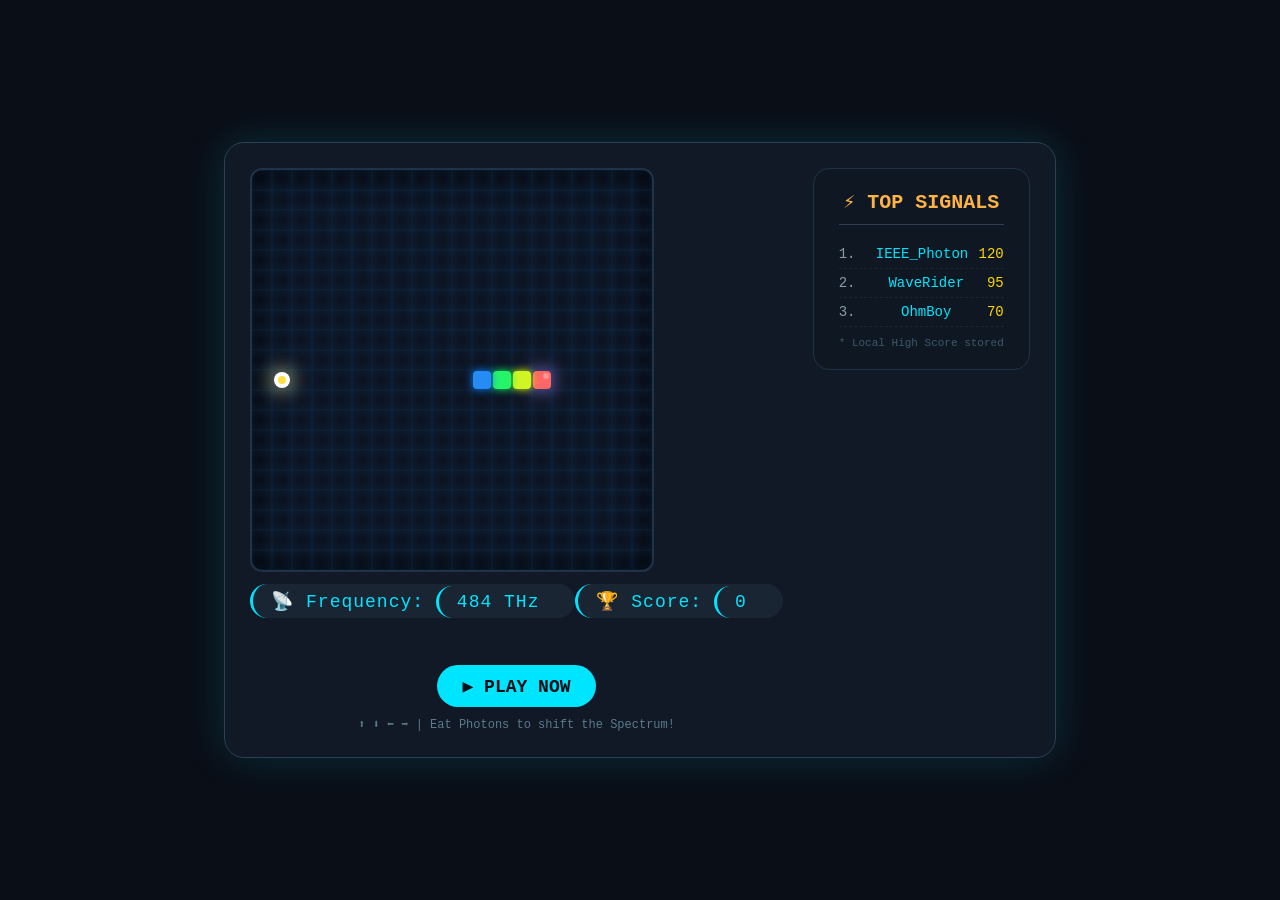
<file: snake.html>
<!DOCTYPE html>
<html lang="en">
<head>
    <meta charset="UTF-8">
    <meta name="viewport" content="width=device-width, initial-scale=1.0">
    <title>IEEE E&TC - Spectrum Snake</title>
    <style>
        * {
            margin: 0;
            padding: 0;
            box-sizing: border-box;
        }
        body {
            background: #0a0e17;
            display: flex;
            justify-content: center;
            align-items: center;
            min-height: 100vh;
            font-family: 'Courier New', monospace;
            color: #00e5ff;
        }
        .game-wrapper {
            background: #111927;
            padding: 25px;
            border-radius: 20px;
            border: 1px solid #2a4055;
            box-shadow: 0 0 40px rgba(0, 229, 255, 0.15);
            display: flex;
            gap: 30px;
            align-items: flex-start;
        }
        .canvas-container {
            text-align: center;
        }
        canvas {
            background: #0d1420;
            border-radius: 12px;
            border: 2px solid #1e3347;
            display: block;
            box-shadow: inset 0 0 30px rgba(0, 0, 0, 0.8);
        }
        .status-bar {
            display: flex;
            justify-content: space-between;
            margin-top: 12px;
            font-size: 18px;
            letter-spacing: 1px;
        }
        .status-bar span {
            background: #1a2533;
            padding: 6px 18px;
            border-radius: 30px;
            border-left: 3px solid #00e5ff;
        }
        .leaderboard {
            background: #0f1822;
            padding: 20px 25px;
            border-radius: 16px;
            border: 1px solid #1e3347;
            min-width: 200px;
        }
        .leaderboard h3 {
            text-align: center;
            color: #ffb347;
            border-bottom: 1px solid #2a4055;
            padding-bottom: 10px;
            margin-bottom: 15px;
            font-size: 20px;
        }
        .leaderboard ul {
            list-style: none;
        }
        .leaderboard li {
            display: flex;
            justify-content: space-between;
            padding: 6px 0;
            border-bottom: 1px dashed #1a2533;
            font-size: 14px;
        }
        .leaderboard .rank {
            color: #8899aa;
            margin-right: 10px;
        }
        .leaderboard .score {
            color: #ffd700;
        }
        .btn {
            background: #00e5ff;
            border: none;
            color: #0a0e17;
            font-weight: bold;
            padding: 10px 25px;
            border-radius: 40px;
            font-size: 18px;
            cursor: pointer;
            margin-top: 15px;
            transition: 0.3s;
            font-family: 'Courier New', monospace;
        }
        .btn:hover {
            background: #ffb347;
            box-shadow: 0 0 20px #ffb34750;
            transform: scale(1.02);
        }
        .hint {
            font-size: 12px;
            color: #5a7a8a;
            margin-top: 10px;
            text-align: center;
        }
        #gameOverMsg {
            color: #ff4d6d;
            font-weight: bold;
            margin-top: 8px;
            min-height: 24px;
        }
    </style>
</head>
<body>

<div class="game-wrapper">
    <div class="canvas-container">
        <canvas id="gameCanvas" width="400" height="400"></canvas>
        <div class="status-bar">
            <span>📡 Frequency: <span id="freqDisplay">484 THz</span></span>
            <span>🏆 Score: <span id="scoreDisplay">0</span></span>
        </div>
        <div id="gameOverMsg"></div>
        <button class="btn" id="playBtn">▶ PLAY NOW</button>
        <div class="hint">⬆ ⬇ ⬅ ➡  |  Eat Photons to shift the Spectrum!</div>
    </div>

    <div class="leaderboard">
        <h3>⚡ TOP SIGNALS</h3>
        <ul id="leaderboardList">
            <li><span class="rank">1.</span> <span>IEEE_Photon</span> <span class="score">120</span></li>
            <li><span class="rank">2.</span> <span>WaveRider</span> <span class="score">95</span></li>
            <li><span class="rank">3.</span> <span>OhmBoy</span> <span class="score">70</span></li>
        </ul>
        <p style="font-size:11px; color:#3a5a6a; text-align:center; margin-top:10px;">* Local High Score stored</p>
    </div>
</div>

<script>
    // ============================================================
    // IEEE E&TC - SPECTRUM SNAKE (Full Game Logic)
    // ============================================================
    const canvas = document.getElementById('gameCanvas');
    const ctx = canvas.getContext('2d');
    const scoreSpan = document.getElementById('scoreDisplay');
    const freqSpan = document.getElementById('freqDisplay');
    const gameOverMsg = document.getElementById('gameOverMsg');
    const playBtn = document.getElementById('playBtn');

    // Grid settings
    const GRID_SIZE = 20;        // 20x20 grid
    const CELL_SIZE = 20;        // 400px / 20
    const TICK_INTERVAL = 150;   // ms

    // Game state
    let snake = [];
    let food = { x: 8, y: 10 };
    let direction = { dx: 1, dy: 0 };
    let nextDirection = { dx: 1, dy: 0 };
    let score = 0;
    let highScore = parseInt(localStorage.getItem('spectrumSnakeHigh')) || 0;
    let gameRunning = false;
    let gameOver = false;
    let gameLoop = null;

    // Initialize default leaderboard display
    function updateLeaderboardUI() {
        // We only store high score locally, but we display it like a leaderboard.
        const list = document.getElementById('leaderboardList');
        // Keep default entries, but highlight the local high score if it beats them.
        let items = [
            { name: 'IEEE_Photon', score: 120 },
            { name: 'WaveRider', score: 95 },
            { name: 'OhmBoy', score: 70 }
        ];
        // Add local player if highScore > 0
        if (highScore > 0) {
            items.push({ name: '🌟 YOU (Local)', score: highScore });
        }
        // Sort descending
        items.sort((a, b) => b.score - a.score);
        // Take top 5
        items = items.slice(0, 5);
        list.innerHTML = items.map((item, idx) => 
            `<li><span class="rank">${idx+1}.</span> <span>${item.name}</span> <span class="score">${item.score}</span></li>`
        ).join('');
    }
    updateLeaderboardUI();

    // Helpers
    function randomInt(min, max) {
        return Math.floor(Math.random() * (max - min + 1)) + min;
    }

    function generateFood() {
        const maxAttempts = 100;
        for (let i = 0; i < maxAttempts; i++) {
            const fx = randomInt(0, GRID_SIZE - 1);
            const fy = randomInt(0, GRID_SIZE - 1);
            if (!snake.some(seg => seg.x === fx && seg.y === fy)) {
                food = { x: fx, y: fy };
                return true;
            }
        }
        // If board is almost full, scan linearly
        for (let y = 0; y < GRID_SIZE; y++) {
            for (let x = 0; x < GRID_SIZE; x++) {
                if (!snake.some(seg => seg.x === x && seg.y === y)) {
                    food = { x, y };
                    return true;
                }
            }
        }
        return false; // You win! (but we treat as game over condition later)
    }

    function resetGame() {
        // Stop old loop
        if (gameLoop) {
            clearInterval(gameLoop);
            gameLoop = null;
        }
        // Initial snake: length 4, horizontal
        snake = [
            { x: 8, y: 10 },
            { x: 7, y: 10 },
            { x: 6, y: 10 },
            { x: 5, y: 10 }
        ];
        direction = { dx: 1, dy: 0 };
        nextDirection = { dx: 1, dy: 0 };
        score = 0;
        gameOver = false;
        gameRunning = true;
        gameOverMsg.innerText = '';
        scoreSpan.innerText = '0';
        freqSpan.innerText = '484 THz';
        generateFood();
        drawGame();
    }

    function endGame() {
        gameRunning = false;
        gameOver = true;
        if (gameLoop) {
            clearInterval(gameLoop);
            gameLoop = null;
        }
        // Update high score
        if (score > highScore) {
            highScore = score;
            localStorage.setItem('spectrumSnakeHigh', highScore.toString());
            updateLeaderboardUI();
        }
        gameOverMsg.innerText = '💥 SIGNAL LOST! Press PLAY NOW to retune.';
        drawGame(); // draw final state with overlay text
    }

    // Core update function
    function updateGame() {
        if (!gameRunning || gameOver) return;

        // Apply queued direction
        if ((nextDirection.dx !== 0 || nextDirection.dy !== 0) &&
            (direction.dx !== -nextDirection.dx || direction.dy !== -nextDirection.dy)) {
            direction = { ...nextDirection };
        }

        const head = snake[0];
        const newHead = {
            x: head.x + direction.dx,
            y: head.y + direction.dy
        };

        // Check wall collision
        if (newHead.x < 0 || newHead.x >= GRID_SIZE || newHead.y < 0 || newHead.y >= GRID_SIZE) {
            endGame();
            return;
        }

        // Check if food is eaten
        const isEating = (newHead.x === food.x && newHead.y === food.y);

        // Build new snake array
        let newSnake = [newHead, ...snake];
        if (!isEating) {
            newSnake.pop(); // remove tail
        }

        // Check self-collision (head collides with body)
        const headCollision = newSnake.slice(1).some(seg => seg.x === newHead.x && seg.y === newHead.y);
        if (headCollision) {
            endGame();
            return;
        }

        // Apply new snake
        snake = newSnake;

        if (isEating) {
            score++;
            scoreSpan.innerText = score;
            // Update frequency display (Visible light: 430 THz Red to 750 THz Violet)
            // Map score 0-30 to frequency range
            const freq = Math.min(750, 430 + (score * 10));
            freqSpan.innerText = Math.round(freq) + ' THz';

            if (!generateFood()) {
                // If no space for food, player wins! But we treat as a win condition.
                gameRunning = false;
                gameOverMsg.innerText = '🏆 YOU DOMINATED THE SPECTRUM! 🏆';
                if (gameLoop) clearInterval(gameLoop);
                drawGame();
                return;
            }
        }

        drawGame();
    }

    // Drawing with Spectrum effect
    function drawGame() {
        ctx.clearRect(0, 0, 400, 400);

        // Draw subtle grid
        ctx.strokeStyle = '#1a2a3a';
        ctx.lineWidth = 0.5;
        for (let i = 0; i <= GRID_SIZE; i++) {
            ctx.beginPath();
            ctx.moveTo(i * CELL_SIZE, 0);
            ctx.lineTo(i * CELL_SIZE, 400);
            ctx.stroke();
            ctx.beginPath();
            ctx.moveTo(0, i * CELL_SIZE);
            ctx.lineTo(400, i * CELL_SIZE);
            ctx.stroke();
        }

        // --- Draw the Food (Photon) ---
        ctx.shadowColor = '#ffffaa';
        ctx.shadowBlur = 20;
        ctx.beginPath();
        ctx.arc(food.x * CELL_SIZE + CELL_SIZE/2, food.y * CELL_SIZE + CELL_SIZE/2, 8, 0, Math.PI * 2);
        ctx.fillStyle = '#ffffff';
        ctx.fill();
        // Inner glow
        ctx.shadowBlur = 35;
        ctx.beginPath();
        ctx.arc(food.x * CELL_SIZE + CELL_SIZE/2, food.y * CELL_SIZE + CELL_SIZE/2, 4, 0, Math.PI * 2);
        ctx.fillStyle = '#ffdd44';
        ctx.fill();
        ctx.shadowBlur = 0; // reset

        // --- Draw the Snake (Spectrum Gradient) ---
        const len = snake.length;
        for (let i = 0; i < len; i++) {
            const seg = snake[i];
            const x = seg.x * CELL_SIZE;
            const y = seg.y * CELL_SIZE;
            const padding = i === 0 ? 1 : 2; // head slightly bigger

            // Map index to Hue: tail (Red=0) -> Head (Violet=280)
            // This makes the snake look like a rainbow wave traveling.
            const hue = (i / len) * 280; 
            // Saturation and Lightness: bright, except head glows more
            const sat = i === 0 ? '100%' : '90%';
            const light = i === 0 ? '70%' : '55%';

            ctx.shadowBlur = i === 0 ? 20 : 8;
            ctx.shadowColor = i === 0 ? '#aa88ff' : `hsl(${hue}, 100%, 50%)`;

            ctx.fillStyle = `hsl(${hue}, ${sat}, ${light})`;
            ctx.beginPath();
            ctx.roundRect(x + 1, y + 1, CELL_SIZE - 2, CELL_SIZE - 2, 4);
            ctx.fill();

            // Add a small highlight on the head
            if (i === 0) {
                ctx.shadowBlur = 0;
                ctx.fillStyle = 'rgba(255,255,255,0.3)';
                ctx.beginPath();
                ctx.arc(x + 14, y + 6, 3, 0, Math.PI * 2);
                ctx.fill();
            }
        }

        // If game over, draw dark overlay and message
        if (gameOver && !gameRunning) {
            ctx.fillStyle = 'rgba(0,0,0,0.6)';
            ctx.fillRect(0, 0, 400, 400);
            ctx.shadowBlur = 0;
            ctx.fillStyle = '#ff4d6d';
            ctx.font = 'bold 24px "Courier New", monospace';
            ctx.textAlign = 'center';
            ctx.textBaseline = 'middle';
            ctx.fillText('📡 CARRIER LOST', 200, 180);
            ctx.fillStyle = '#8899aa';
            ctx.font = '16px "Courier New", monospace';
            ctx.fillText('Score: ' + score, 200, 230);
        }
    }

    // Polyfill roundRect if needed
    if (!CanvasRenderingContext2D.prototype.roundRect) {
        CanvasRenderingContext2D.prototype.roundRect = function(x, y, w, h, r) {
            if (r > w/2) r = w/2;
            if (r > h/2) r = h/2;
            this.moveTo(x + r, y);
            this.lineTo(x + w - r, y);
            this.quadraticCurveTo(x + w, y, x + w, y + r);
            this.lineTo(x + w, y + h - r);
            this.quadraticCurveTo(x + w, y + h, x + w - r, y + h);
            this.lineTo(x + r, y + h);
            this.quadraticCurveTo(x, y + h, x, y + h - r);
            this.lineTo(x, y + r);
            this.quadraticCurveTo(x, y, x + r, y);
            this.closePath();
            return this;
        };
    }

    // Keyboard controls
    document.addEventListener('keydown', (e) => {
        const key = e.key;
        e.preventDefault(); // prevent scrolling

        if (!gameRunning && !gameOver) {
            resetGame();
            return;
        }

        switch (key) {
            case 'ArrowUp':    if (direction.dy !== 1)  nextDirection = { dx: 0, dy: -1 }; break;
            case 'ArrowDown':  if (direction.dy !== -1) nextDirection = { dx: 0, dy: 1 }; break;
            case 'ArrowLeft':  if (direction.dx !== 1)  nextDirection = { dx: -1, dy: 0 }; break;
            case 'ArrowRight': if (direction.dx !== -1) nextDirection = { dx: 1, dy: 0 }; break;
        }
    });

    // Play button
    playBtn.addEventListener('click', () => {
        if (gameLoop) clearInterval(gameLoop);
        resetGame();
        if (gameLoop) clearInterval(gameLoop);
        gameLoop = setInterval(updateGame, TICK_INTERVAL);
        gameRunning = true;
        gameOver = false;
        gameOverMsg.innerText = '';
    });

    // Initial draw
    resetGame();
    // Start the loop
    if (gameLoop) clearInterval(gameLoop);
    gameLoop = setInterval(updateGame, TICK_INTERVAL);
</script>
</body>
</html>
</file>
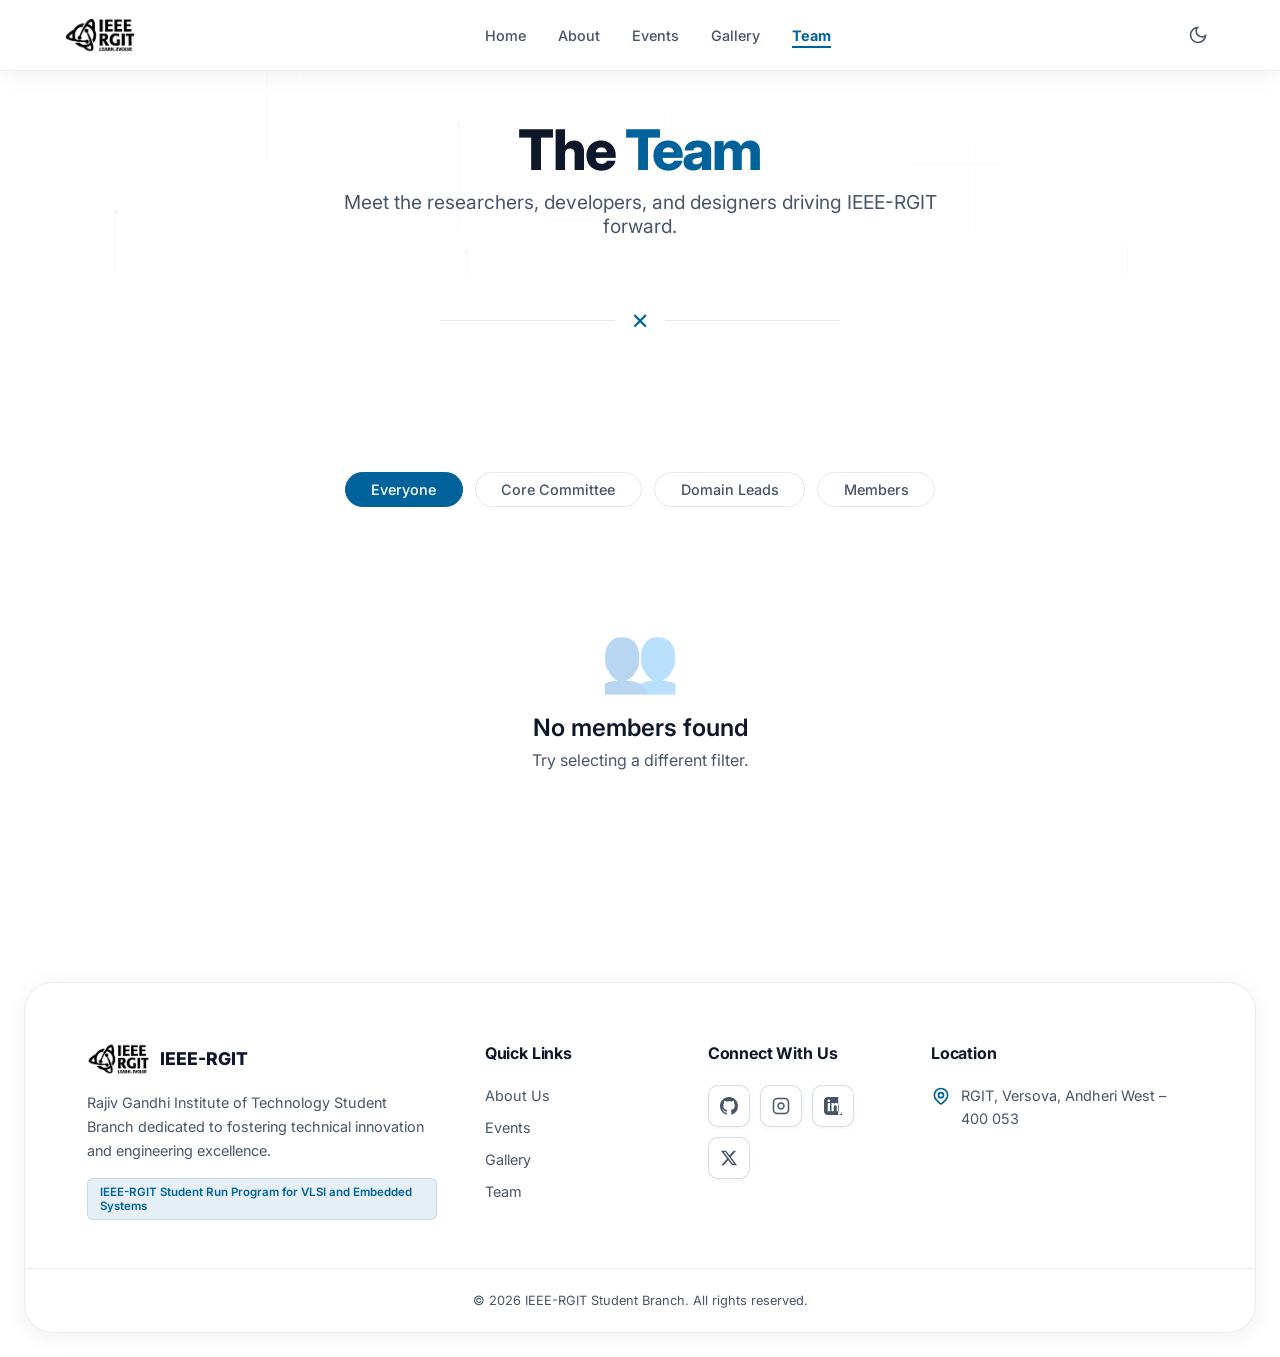
<file: team.html>
<!DOCTYPE html>
<html lang="en">
<head>
    <meta charset="UTF-8">
    <meta name="viewport" content="width=device-width, initial-scale=1.0">
    <title>Team - IEEE-RGIT Student Branch</title>
    <meta name="description" content="Meet the team behind IEEE-RGIT Student Branch.">
    
    <link rel="preconnect" href="https://fonts.googleapis.com">
    <link rel="preconnect" href="https://fonts.gstatic.com" crossorigin>
    <link href="https://fonts.googleapis.com/css2?family=Inter:wght@300;400;500;600;700;800&display=swap" rel="stylesheet">
    
    <link rel="stylesheet" href="css/style.css">
    <link rel="stylesheet" href="css/animation.css">
    <link rel="stylesheet" href="css/responsive.css">

    <script src="js/theme.js"></script>

    <style>
        .team-header {
            padding: 120px 0 40px 0;
            text-align: center;
            background: linear-gradient(180deg, var(--bg-alt) 0%, var(--bg-main) 100%);
            border-bottom: 1px solid var(--border);
        }
        .team-header .hero-title {
            font-size: 3.5rem;
            margin-bottom: 0.5rem;
        }
        .team-header .hero-subtitle {
            font-size: 1.2rem;
            max-width: 600px;
            margin: 0 auto;
        }

        .team-divider {
            display: flex;
            align-items: center;
            justify-content: center;
            gap: 1rem;
            margin: 2rem auto 2.5rem auto;
            max-width: 400px;
            width: 80%;
        }
        .team-divider .line {
            flex: 1;
            height: 1px;
            background: var(--border);
        }
        .team-divider .icon {
            font-size: 1.4rem;
            color: var(--primary);
            font-weight: 300;
            line-height: 1;
        }

        .filter-tabs {
            display: flex;
            flex-wrap: wrap;
            justify-content: center;
            gap: 0.75rem;
            margin-bottom: 3rem;
        }
        .filter-tab {
            padding: 0.5rem 1.6rem;
            border-radius: 100px;
            border: 1px solid var(--border);
            background: var(--surface);
            color: var(--text-muted);
            font-weight: 500;
            font-size: 0.9rem;
            cursor: pointer;
            transition: all 0.25s ease;
            font-family: 'Inter', system-ui, sans-serif;
            user-select: none;
        }
        .filter-tab:hover {
            border-color: var(--primary);
            color: var(--text-main);
        }
        .filter-tab.active {
            background: var(--primary);
            color: #fff;
            border-color: var(--primary);
        }
        html.dark .filter-tab.active {
            color: #0b1120;
        }

        .team-grid {
            display: grid;
            grid-template-columns: repeat(auto-fill, minmax(260px, 1fr));
            gap: 2rem;
        }

        .team-card {
            background: var(--surface);
            border: 1px solid var(--border);
            border-radius: 16px;
            padding: 1.5rem;
            text-align: center;
            transition: transform 0.3s ease, box-shadow 0.3s ease, border-color 0.3s ease;
        }
        .team-card:hover {
            transform: translateY(-6px);
            box-shadow: var(--shadow-md);
            border-color: var(--primary);
        }
        .team-card .avatar {
            width: 100px;
            height: 100px;
            border-radius: 50%;
            background: var(--surface-hover);
            margin: 0 auto 1rem auto;
            display: flex;
            align-items: center;
            justify-content: center;
            font-size: 2.5rem;
            color: var(--text-muted);
            border: 2px solid var(--border);
            overflow: hidden;
        }
        .team-card .avatar img {
            width: 100%;
            height: 100%;
            object-fit: cover;
        }
        .team-card .name {
            font-size: 1.2rem;
            font-weight: 700;
            margin-bottom: 0.25rem;
            color: var(--text-main);
        }
        .team-card .role {
            font-size: 0.9rem;
            color: var(--primary);
            font-weight: 500;
        }
        .team-card .category-badge {
            display: inline-block;
            margin-top: 0.5rem;
            padding: 0.2rem 0.8rem;
            background: var(--bg-alt);
            border-radius: 20px;
            font-size: 0.7rem;
            color: var(--text-muted);
            border: 1px solid var(--border);
        }
        .team-card .description {
            margin-top: 0.75rem;
            font-size: 0.9rem;
            color: var(--text-muted);
            line-height: 1.5;
        }

        .empty-state {
            text-align: center;
            padding: 4rem 0;
            color: var(--text-muted);
        }
        .empty-state .empty-icon {
            font-size: 4rem;
            margin-bottom: 1rem;
            opacity: 0.3;
        }
        .empty-state .empty-title {
            font-size: 1.5rem;
            font-weight: 600;
            margin-bottom: 0.5rem;
            color: var(--text-main);
        }
        .empty-state .empty-sub {
            font-size: 1rem;
        }

        @media (max-width: 768px) {
            .team-header {
                padding: 100px 0 30px 0;
            }
            .team-header .hero-title {
                font-size: 2.6rem;
            }
            .team-header .hero-subtitle {
                font-size: 1rem;
            }
            .team-divider {
                max-width: 300px;
                gap: 0.6rem;
            }
            .filter-tab {
                padding: 0.4rem 1.2rem;
                font-size: 0.8rem;
            }
            .team-grid {
                grid-template-columns: repeat(auto-fill, minmax(200px, 1fr));
                gap: 1.5rem;
            }
            .team-card .avatar {
                width: 80px;
                height: 80px;
                font-size: 2rem;
            }
        }
        @media (max-width: 480px) {
            .team-grid {
                grid-template-columns: 1fr;
                max-width: 320px;
                margin: 0 auto;
            }
            .filter-tabs {
                gap: 0.5rem;
            }
        }
    </style>
</head>
<body class="team-page">

    <!-- NAVBAR -->
    <header class="navbar" id="navbar">
        <div class="nav-container">
            <a href="index.html" class="brand">
                <div class="brand-icon">
                    <img src="assets/Recruitment Poster.png" alt="IEEE-RGIT Logo">
                </div>
            </a>

            <nav class="nav-links">
                <a href="index.html" class="nav-link">Home</a>
                <a href="about.html" class="nav-link">About</a>
                <a href="events.html" class="nav-link">Events</a>
                <a href="gallery.html" class="nav-link">Gallery</a>
                <a href="team.html" class="nav-link" style="color: var(--primary); font-weight: 700;">Team</a>
            </nav>

            <div class="nav-actions">
                <button id="theme-toggle" class="icon-btn" aria-label="Toggle Dark Mode">
                    <svg class="sun-icon" viewBox="0 0 24 24" fill="none" stroke="currentColor" stroke-width="2"><circle cx="12" cy="12" r="5"/><path d="M12 1v2M12 21v2M4.22 4.22l1.42 1.42M18.36 18.36l1.42 1.42M1 12h2M21 12h2M4.22 19.78l1.42-1.42M18.36 5.64l1.42-1.42"/></svg>
                    <svg class="moon-icon" viewBox="0 0 24 24" fill="none" stroke="currentColor" stroke-width="2"><path d="M21 12.79A9 9 0 1111.21 3 7 7 0 0021 12.79z"/></svg>
                </button>
                <button id="mobile-menu-btn" class="icon-btn mobile-only" aria-label="Menu">
                    <svg viewBox="0 0 24 24" fill="none" stroke="currentColor" stroke-width="2"><path stroke-linecap="round" stroke-linejoin="round" d="M4 6h16M4 12h16m-7 6h7"/></svg>
                </button>
            </div>
        </div>
        
        <div class="mobile-menu" id="mobile-menu">
            <a href="index.html" class="mobile-link">Home</a>
            <a href="about.html" class="mobile-link">About</a>
            <a href="events.html" class="mobile-link">Events</a>
            <a href="gallery.html" class="mobile-link">Gallery</a>
            <a href="team.html" class="mobile-link" style="color: var(--primary);">Team</a>
        </div>
    </header>

    <!-- TEAM HEADER -->
    <section class="team-header relative overflow-hidden">
        <div class="tech-lines-container" id="team-tech-lines"></div>
        <div class="container reveal-up">
            <h1 class="hero-title" style="font-size: 3.5rem; margin-bottom: 0.5rem;">The <span class="highlight">Team</span></h1>
            <p class="hero-subtitle" style="margin-bottom: 0;">Meet the researchers, developers, and designers driving IEEE-RGIT forward.</p>
        </div>
    </section>

    <!-- DECORATIVE DIVIDER -->
    <div class="container">
        <div class="team-divider">
            <span class="line"></span>
            <span class="icon">✕</span>
            <span class="line"></span>
        </div>
    </div>

    <!-- FILTERS + TEAM GRID -->
    <section class="section">
        <div class="container">
            <div class="filter-tabs" id="filterTabs">
                <button class="filter-tab active" data-filter="all">Everyone</button>
                <button class="filter-tab" data-filter="core">Core Committee</button>
                <button class="filter-tab" data-filter="lead">Domain Leads</button>
                <button class="filter-tab" data-filter="member">Members</button>
            </div>

            <div id="teamGrid" class="team-grid">
                <!-- Cards will be injected by JavaScript -->
            </div>
        </div>
    </section>

    <!-- FOOTER -->
    <footer class="footer">
        <div class="container footer-grid">
            <div class="footer-col">
                <div class="footer-brand">
                    <div class="brand-icon"><img src="assets/Recruitment Poster.png" alt="IEEE-RGIT Logo" style="filter: brightness(0) invert(1); height: 32px;"></div>
                    <span class="brand-title">IEEE-RGIT</span>
                </div>
                <p class="footer-desc">Rajiv Gandhi Institute of Technology Student Branch dedicated to fostering technical innovation and engineering excellence.</p>
                <div class="footer-highlight">IEEE-RGIT Student Run Program for VLSI and Embedded Systems</div>
            </div>
            <div class="footer-col">
                <h4 class="footer-title">Quick Links</h4>
                <ul class="footer-links">
                    <li><a href="about.html">About Us</a></li>
                    <li><a href="events.html">Events</a></li>
                    <li><a href="gallery.html">Gallery</a></li>
                    <li><a href="team.html">Team</a></li>
                </ul>
            </div>
            <div class="footer-col">
                <h4 class="footer-title">Connect With Us</h4>
                <div class="social-icons">
                    <a href="#" class="social-icon" aria-label="GitHub"><svg viewBox="0 0 24 24" fill="currentColor"><path d="M12 0C5.37 0 0 5.37 0 12c0 5.31 3.435 9.795 8.205 11.385.6.105.825-.255.825-.57 0-.285-.015-1.23-.015-2.235-3.015.555-3.795-.735-4.035-1.41-.135-.345-.72-1.41-1.23-1.695-.42-.225-1.02-.78-.015-.795.945-.015 1.62.87 1.845 1.23 1.08 1.815 2.805 1.305 3.495.99.105-.78.42-1.305.765-1.605-2.67-.3-5.46-1.335-5.46-5.925 0-1.305.465-2.385 1.23-3.225-.12-.3-.54-1.53.12-3.18 0 0 1.005-.315 3.3 1.23.96-.27 1.98-.405 3-.405s2.04.135 3 .405c2.295-1.56 3.3-1.23 3.3-1.23.66 1.65.24 2.88.12 3.18.765.84 1.23 1.905 1.23 3.225 0 4.605-2.805 5.625-5.475 5.925.435.375.81 1.095.81 2.22 0 1.605-.015 2.895-.015 3.3 0 .315.225.69.825.57A12.02 12.02 0 0024 12c0-6.63-5.37-12-12-12z"/></svg></a>
                    <a href="https://www.instagram.com/ieeergit/" target="_blank" rel="noopener noreferrer" class="social-icon" aria-label="Instagram"><svg viewBox="0 0 24 24" fill="none" stroke="currentColor" stroke-width="2"><rect width="20" height="20" x="2" y="2" rx="5" ry="5"/><path d="M16 11.37A4 4 0 1112.63 8 4 4 0 0116 11.37z"/><line x1="17.5" x2="17.51" y1="6.5" y2="6.5"/></svg></a>
                    <a href="#" class="social-icon" aria-label="LinkedIn"><svg viewBox="0 0 24 24" fill="currentColor"><path d="M19 0h-14c-2.761 0-5 2.239-5 5v14c0 2.761 2.239 5 5 5h14c2.762 0 5-2.239 5-5v14c0-2.761-2.238-5-5-5zm-11 19h-3v-11h3v11zm-1.5-12.268c-.966 0-1.75-.79-1.75-1.764s.784-1.764 1.75-1.764 1.75.79 1.75 1.764-.783 1.764-1.75 1.764zm13.5 12.268h-3v-5.604c0-3.368-4-3.113-4 0v5.604h-3v-11h3v1.765c1.396-2.586 7-2.777 7 2.476v6.759z"/></svg></a>
                    <a href="#" class="social-icon" aria-label="Twitter"><svg viewBox="0 0 24 24" fill="currentColor"><path d="M18.244 2.25h3.308l-7.227 8.26 8.502 11.24H16.17l-5.214-6.817L4.99 21.75H1.68l7.73-8.835L1.254 2.25H8.08l4.713 6.231zm-1.161 17.52h1.833L7.084 4.126H5.117z"/></svg></a>
                </div>
            </div>
            <div class="footer-col">
                <h4 class="footer-title">Location</h4>
                <div class="location">
                    <svg viewBox="0 0 24 24" fill="none" stroke="currentColor" stroke-width="2"><path d="M17.657 16.657L13.414 20.9a1.998 1.998 0 01-2.827 0l-4.244-4.243a8 8 0 1111.314 0z"/><path d="M15 11a3 3 0 11-6 0 3 3 0 016 0z"/></svg>
                    <span>RGIT, Versova, Andheri West – 400 053</span>
                </div>
            </div>
        </div>
        <div class="footer-bottom">
            <div class="container">
                <p>&copy; <span id="year"></span> IEEE-RGIT Student Branch. All rights reserved.</p>
            </div>
        </div>
    </footer>

    <script src="js/animation.js"></script>
    <script src="js/main.js"></script>

    <script>
        (function() {
            const members = [];

            const grid = document.getElementById('teamGrid');
            const filterTabs = document.querySelectorAll('.filter-tab');

            function renderMembers(category) {
                let filtered = members;
                if (category !== 'all') {
                    filtered = members.filter(m => m.category === category);
                }

                if (filtered.length === 0) {
                    grid.innerHTML = `
                        <div class="empty-state" style="grid-column: 1 / -1;">
                            <div class="empty-icon">👥</div>
                            <div class="empty-title">No members found</div>
                            <div class="empty-sub">Try selecting a different filter.</div>
                        </div>
                    `;
                    return;
                }

                let cards = '';
                filtered.forEach(m => {
                    const avatarContent = m.image ? `<img src="${m.image}" alt="${m.name}">` : m.name.charAt(0);
                    const categoryLabel = m.category === 'core' ? 'Core Committee' :
                                          m.category === 'lead' ? 'Domain Lead' : 'Member';
                    cards += `
                        <div class="team-card reveal-up">
                            <div class="avatar">${avatarContent}</div>
                            <div class="name">${m.name}</div>
                            <div class="role">${m.role}</div>
                            <div class="category-badge">${categoryLabel}</div>
                            ${m.description ? `<div class="description">${m.description}</div>` : ''}
                        </div>
                    `;
                });
                grid.innerHTML = cards;
            }

            filterTabs.forEach(tab => {
                tab.addEventListener('click', function() {
                    filterTabs.forEach(t => t.classList.remove('active'));
                    this.classList.add('active');
                    const filter = this.dataset.filter;
                    renderMembers(filter);
                });
            });

            renderMembers('all');
        })();
    </script>

    <script>
        document.addEventListener("DOMContentLoaded", () => {
            const container = document.getElementById('team-tech-lines');
            if (!container) return;
            let numLines = window.innerWidth < 768 ? 5 : 12;
            for (let i = 0; i < numLines; i++) {
                const isHorizontal = Math.random() > 0.5;
                const line = document.createElement('div');
                line.classList.add('circuit-line');
                line.style.top = `${Math.random() * 100}%`;
                line.style.left = `${Math.random() * 100}%`;
                if (isHorizontal) {
                    line.style.width = `${Math.random() * 150 + 50}px`;
                    line.style.height = '1px';
                } else {
                    line.style.width = '1px';
                    line.style.height = `${Math.random() * 150 + 50}px`;
                }
                container.appendChild(line);
                if (Math.random() > 0.6) {
                    const dot = document.createElement('div');
                    dot.classList.add('circuit-dot');
                    dot.style.top = line.style.top;
                    dot.style.left = line.style.left;
                    dot.style.transform = 'translate(-1.5px, -1.5px)'; 
                    container.appendChild(dot);
                }
            }
        });
    </script>
</body>
</html>
</file>
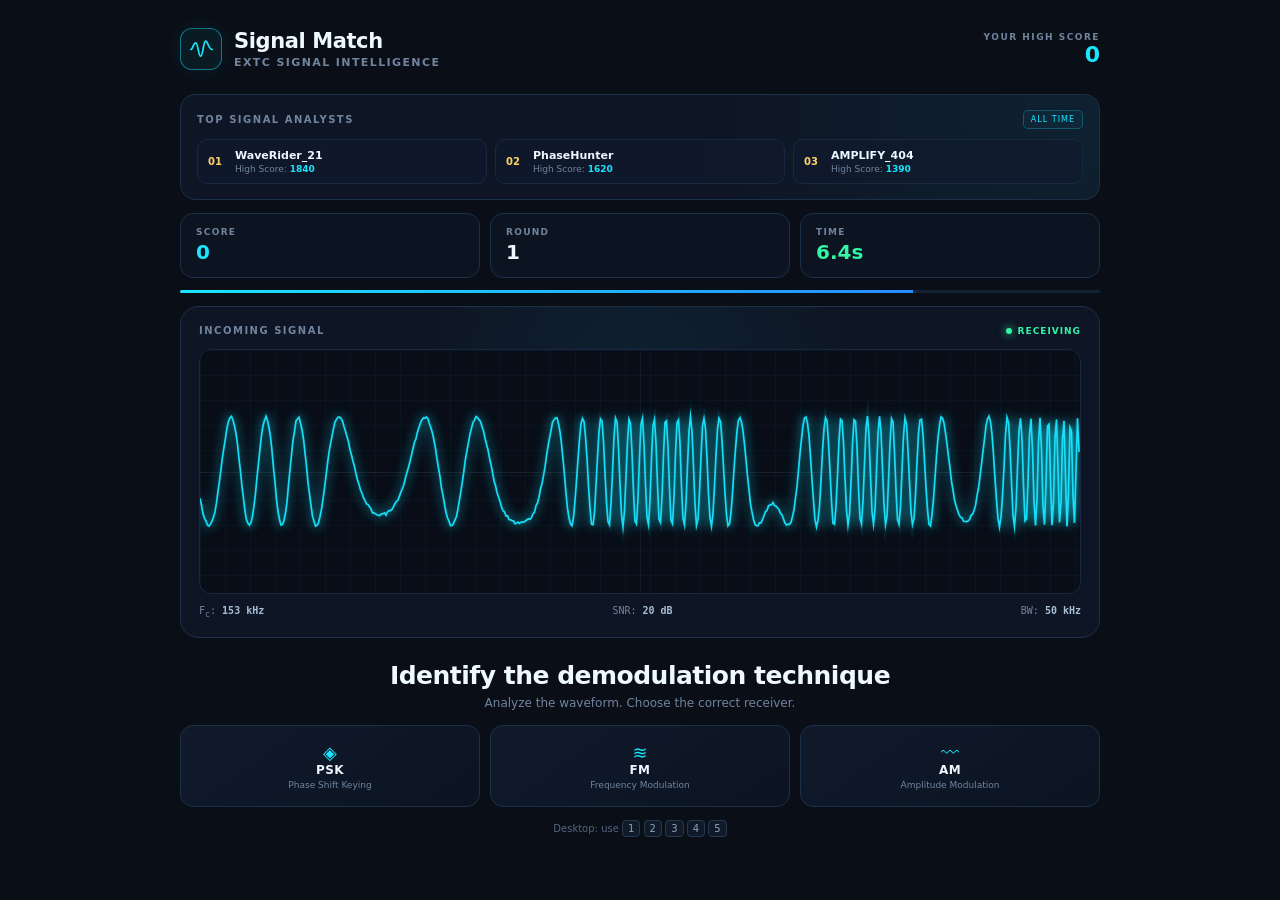
<file: games/signal-match.html>
<!DOCTYPE html>
<html lang="en">
<head>
<meta charset="UTF-8">
<meta name="viewport" content="width=device-width, initial-scale=1.0, maximum-scale=1.0, user-scalable=no">

<title>Signal Match — EXTC</title>

<style>
    * {
        box-sizing: border-box;
        -webkit-tap-highlight-color: transparent;
    }

    :root {
        --bg: #0a0e17;
        --panel: #0e1524;
        --panel-2: #111b2d;
        --border: #1b3049;
        --cyan: #19e6ff;
        --blue: #278cff;
        --green: #32f5a5;
        --red: #ff4668;
        --yellow: #ffd166;
        --text: #edf8ff;
        --muted: #71849d;
    }

    html, body {
        margin: 0;
        min-height: 100%;
        background: var(--bg);
        color: var(--text);
        font-family:
            Inter,
            ui-sans-serif,
            system-ui,
            -apple-system,
            BlinkMacSystemFont,
            "Segoe UI",
            sans-serif;
    }

    body {
        min-height: 100vh;
        overflow-x: hidden;
    }

    body::before {
        content: "";
        position: fixed;
        inset: 0;
        pointer-events: none;
        opacity: 0.22;
        background-image:
            linear-gradient(rgba(25,230,255,.035) 1px, transparent 1px),
            linear-gradient(90deg, rgba(25,230,255,.035) 1px, transparent 1px);
        background-size: 36px 36px;
        mask-image: linear-gradient(to bottom, black, transparent 85%);
    }

    .app {
        width: min(920px, calc(100% - 28px));
        margin: 0 auto;
        padding: 28px 0 40px;
        position: relative;
        z-index: 1;
    }

    /* HEADER */

    header {
        display: flex;
        justify-content: space-between;
        align-items: center;
        margin-bottom: 24px;
    }

    .brand {
        display: flex;
        align-items: center;
        gap: 12px;
    }

    .logo {
        width: 42px;
        height: 42px;
        border: 1px solid rgba(25,230,255,.45);
        border-radius: 12px;
        display: grid;
        place-items: center;
        background: rgba(25,230,255,.06);
        box-shadow: 0 0 25px rgba(25,230,255,.08);
    }

    .logo svg {
        width: 25px;
        height: 25px;
    }

    .title-wrap h1 {
        margin: 0;
        font-size: 21px;
        letter-spacing: -.4px;
    }

    .title-wrap p {
        margin: 3px 0 0;
        color: var(--muted);
        font-size: 11px;
        letter-spacing: 1.4px;
        text-transform: uppercase;
        font-weight: 700;
    }

    .high-score {
        text-align: right;
    }

    .high-score span {
        display: block;
        color: var(--muted);
        text-transform: uppercase;
        font-size: 9px;
        letter-spacing: 1.5px;
        font-weight: 800;
    }

    .high-score strong {
        font-size: 22px;
        color: var(--cyan);
    }

    /* LEADERBOARD */

    .leaderboard {
        background:
            radial-gradient(circle at 100% 0%, rgba(25,230,255,.06), transparent 45%),
            var(--panel);
        border: 1px solid var(--border);
        border-radius: 15px;
        padding: 15px 16px;
        margin-bottom: 13px;
    }

    .leaderboard-header {
        display: flex;
        justify-content: space-between;
        align-items: center;
        margin-bottom: 10px;
    }

    .leaderboard-title {
        font-size: 10px;
        letter-spacing: 1.5px;
        text-transform: uppercase;
        color: var(--muted);
        font-weight: 900;
    }

    .leaderboard-tag {
        font-size: 8px;
        letter-spacing: 1px;
        color: var(--cyan);
        border: 1px solid rgba(25,230,255,.25);
        padding: 4px 7px;
        border-radius: 5px;
        background: rgba(25,230,255,.04);
    }

    .players {
        display: grid;
        grid-template-columns: repeat(3, 1fr);
        gap: 8px;
    }

    .player {
        display: flex;
        align-items: center;
        gap: 9px;
        background: rgba(17,27,45,.7);
        border: 1px solid #172840;
        border-radius: 10px;
        padding: 9px 10px;
    }

    .rank {
        font-size: 10px;
        font-weight: 900;
        color: var(--yellow);
        width: 18px;
    }

    .player-info {
        min-width: 0;
        flex: 1;
    }

    .player-name {
        font-size: 11px;
        font-weight: 800;
        white-space: nowrap;
        overflow: hidden;
        text-overflow: ellipsis;
    }

    .player-score {
        font-size: 9px;
        color: var(--muted);
        margin-top: 2px;
    }

    .player-score strong {
        color: var(--cyan);
    }

    /* STATS */

    .stats {
        display: grid;
        grid-template-columns: 1fr 1fr 1fr;
        gap: 10px;
        margin-bottom: 12px;
    }

    .stat {
        background: rgba(14,21,36,.82);
        border: 1px solid var(--border);
        border-radius: 13px;
        padding: 13px 15px;
    }

    .stat-label {
        font-size: 9px;
        color: var(--muted);
        text-transform: uppercase;
        letter-spacing: 1.3px;
        font-weight: 800;
    }

    .stat-value {
        margin-top: 3px;
        font-size: 20px;
        font-weight: 800;
    }

    #score {
        color: var(--cyan);
    }

    #round {
        color: var(--text);
    }

    #timer {
        color: var(--green);
        transition: color .2s;
    }

    #timer.warning {
        color: var(--yellow);
    }

    #timer.danger {
        color: var(--red);
    }

    /* TIMER */

    .timer-track {
        height: 3px;
        width: 100%;
        background: #152135;
        border-radius: 99px;
        overflow: hidden;
        margin-bottom: 13px;
    }

    .timer-bar {
        height: 100%;
        width: 100%;
        background: linear-gradient(90deg, var(--cyan), var(--blue));
        transform-origin: left;
        transition: width .08s linear;
        box-shadow: 0 0 10px rgba(25,230,255,.55);
    }

    /* SIGNAL CARD */

    .signal-card {
        background:
            radial-gradient(circle at 50% 20%, rgba(25,230,255,.055), transparent 45%),
            var(--panel);
        border: 1px solid var(--border);
        border-radius: 18px;
        padding: 18px;
        position: relative;
        overflow: hidden;
    }

    .signal-header {
        display: flex;
        justify-content: space-between;
        align-items: center;
        margin-bottom: 13px;
    }

    .signal-label {
        font-size: 10px;
        letter-spacing: 1.5px;
        color: var(--muted);
        text-transform: uppercase;
        font-weight: 800;
    }

    .live {
        display: flex;
        align-items: center;
        gap: 6px;
        color: var(--green);
        font-size: 9px;
        letter-spacing: 1px;
        font-weight: 800;
    }

    .live-dot {
        width: 6px;
        height: 6px;
        border-radius: 50%;
        background: var(--green);
        box-shadow: 0 0 8px var(--green);
        animation: pulse 1s infinite;
    }

    @keyframes pulse {
        50% {
            opacity: .3;
        }
    }

    .wave-container {
        height: 245px;
        border-radius: 12px;
        border: 1px solid #172840;
        background:
            linear-gradient(rgba(25,230,255,.035) 1px, transparent 1px),
            linear-gradient(90deg, rgba(25,230,255,.035) 1px, transparent 1px),
            #080d17;
        background-size: 25px 25px;
        position: relative;
        overflow: hidden;
    }

    .wave-container::before {
        content: "";
        position: absolute;
        left: 0;
        right: 0;
        top: 50%;
        height: 1px;
        background: rgba(113,132,157,.16);
    }

    .wave-container::after {
        content: "";
        position: absolute;
        top: 0;
        bottom: 0;
        left: 50%;
        width: 1px;
        background: rgba(113,132,157,.1);
    }

    canvas {
        width: 100%;
        height: 100%;
        display: block;
    }

    .signal-info {
        display: flex;
        justify-content: space-between;
        margin-top: 11px;
        color: var(--muted);
        font-size: 10px;
        font-family: "SFMono-Regular", Consolas, monospace;
    }

    .signal-info strong {
        color: #a7bdd4;
    }

    /* QUESTION */

    .question {
        text-align: center;
        margin: 23px 0 15px;
    }

    .question h2 {
        margin: 0;
        font-size: clamp(19px, 4vw, 25px);
        letter-spacing: -.5px;
    }

    .question p {
        color: var(--muted);
        font-size: 12px;
        margin: 6px 0 0;
    }

    /* OPTIONS */

    .options {
        display: grid;
        grid-template-columns: repeat(3, 1fr);
        gap: 10px;
    }

    .option {
        appearance: none;
        border: 1px solid var(--border);
        background: linear-gradient(145deg, #101a2b, #0c1422);
        color: var(--text);
        border-radius: 13px;
        padding: 16px 12px;
        cursor: pointer;
        font: inherit;
        transition:
            transform .15s ease,
            border-color .15s ease,
            background .15s ease,
            box-shadow .15s ease;
        min-height: 74px;
    }

    .option:hover {
        transform: translateY(-2px);
        border-color: rgba(25,230,255,.55);
        background: #122035;
        box-shadow: 0 7px 25px rgba(0,0,0,.25);
    }

    .option:active {
        transform: scale(.98);
    }

    .option .icon {
        font-size: 18px;
        margin-bottom: 5px;
        color: var(--cyan);
    }

    .option .name {
        display: block;
        font-weight: 800;
        font-size: 12px;
        letter-spacing: .5px;
    }

    .option .desc {
        display: block;
        color: var(--muted);
        font-size: 9px;
        margin-top: 3px;
    }

    .option.correct {
        border-color: var(--green);
        background: rgba(50,245,165,.09);
        box-shadow: 0 0 25px rgba(50,245,165,.12);
    }

    .option.wrong {
        border-color: var(--red);
        background: rgba(255,70,104,.09);
        animation: shake .35s ease;
    }

    @keyframes shake {
        20% {
            transform: translateX(-5px);
        }

        40% {
            transform: translateX(5px);
        }

        60% {
            transform: translateX(-4px);
        }

        80% {
            transform: translateX(4px);
        }
    }

    .hint {
        text-align: center;
        margin-top: 16px;
        color: #52657e;
        font-size: 10px;
    }

    kbd {
        border: 1px solid #263950;
        background: #101a29;
        border-radius: 4px;
        padding: 2px 5px;
        color: #8ea4bc;
        font-family: inherit;
    }

    /* GAME OVER */

    .overlay {
        position: fixed;
        inset: 0;
        z-index: 10;
        display: grid;
        place-items: center;
        padding: 20px;
        background: rgba(5,9,16,.82);
        backdrop-filter: blur(10px);
    }

    .overlay.hidden {
        display: none;
    }

    .modal {
        width: min(430px, 100%);
        background:
            radial-gradient(circle at 50% 0%, rgba(25,230,255,.08), transparent 55%),
            #0d1523;
        border: 1px solid #1c344d;
        border-radius: 20px;
        padding: 30px 25px;
        text-align: center;
        box-shadow: 0 30px 80px rgba(0,0,0,.5);
        animation: modalIn .3s ease;
    }

    @keyframes modalIn {
        from {
            opacity: 0;
            transform: translateY(15px) scale(.97);
        }
    }

    .failure-icon {
        width: 58px;
        height: 58px;
        margin: 0 auto 17px;
        border: 1px solid rgba(255,70,104,.5);
        border-radius: 16px;
        display: grid;
        place-items: center;
        color: var(--red);
        font-size: 25px;
        background: rgba(255,70,104,.06);
        box-shadow: 0 0 30px rgba(255,70,104,.1);
    }

    .modal .eyebrow {
        color: var(--red);
        font-size: 9px;
        letter-spacing: 2px;
        font-weight: 900;
        text-transform: uppercase;
    }

    .modal h2 {
        margin: 8px 0 4px;
        font-size: 25px;
    }

    .technical-message {
        font-family: "SFMono-Regular", Consolas, monospace;
        font-size: 11px;
        color: #72859d;
        margin: 0 auto 20px;
        max-width: 320px;
        line-height: 1.6;
    }

    .result {
        display: flex;
        justify-content: center;
        gap: 30px;
        border-top: 1px solid var(--border);
        border-bottom: 1px solid var(--border);
        padding: 15px;
        margin-bottom: 20px;
    }

    .result div span {
        display: block;
        color: var(--muted);
        font-size: 9px;
        text-transform: uppercase;
        letter-spacing: 1px;
    }

    .result div strong {
        font-size: 21px;
    }

    .restart {
        width: 100%;
        border: 0;
        border-radius: 11px;
        padding: 14px;
        color: #021016;
        background: var(--cyan);
        font: inherit;
        font-size: 12px;
        font-weight: 900;
        letter-spacing: .5px;
        cursor: pointer;
        box-shadow: 0 0 25px rgba(25,230,255,.16);
        transition: transform .15s, box-shadow .15s;
    }

    .restart:hover {
        transform: translateY(-2px);
        box-shadow: 0 8px 30px rgba(25,230,255,.22);
    }

    /* ROUND ANIMATION */

    .signal-card.next {
        animation: signalIn .35s ease;
    }

    @keyframes signalIn {
        from {
            opacity: 0;
            transform: translateX(15px);
        }

        to {
            opacity: 1;
            transform: translateX(0);
        }
    }

    .score-pop {
        position: fixed;
        pointer-events: none;
        color: var(--green);
        font-weight: 900;
        font-size: 20px;
        z-index: 20;
        animation: scorePop .7s ease forwards;
    }

    @keyframes scorePop {
        0% {
            opacity: 0;
            transform: translateY(10px) scale(.7);
        }

        25% {
            opacity: 1;
            transform: translateY(0) scale(1);
        }

        100% {
            opacity: 0;
            transform: translateY(-45px) scale(1.1);
        }
    }

    /* ============================================================
       RESPONSIVE — COMPACT LAYOUT FOR SMALL VIEWPORTS
       ------------------------------------------------------------
       Only resizes and reflows existing components. No gameplay,
       content, or JS changes.
       ============================================================ */

    /* ---------- SHORT VIEWPORT: fits shorter laptop windows ---------- */
    @media (max-height: 750px) {
        .app {
            width: min(960px, calc(100% - 24px));
            padding: 14px 0 18px;
        }
        header { margin-bottom: 12px; }
        .logo { width: 36px; height: 36px; border-radius: 10px; }
        .logo svg { width: 22px; height: 22px; }
        .title-wrap h1 { font-size: 18px; }
        .title-wrap p { font-size: 10px; letter-spacing: 1.1px; }
        .high-score span { font-size: 8px; }
        .high-score strong { font-size: 18px; }

        .leaderboard { padding: 11px 13px; margin-bottom: 9px; }
        .leaderboard-header { margin-bottom: 7px; }
        .leaderboard-title { font-size: 9px; }
        .leaderboard-tag { font-size: 7px; padding: 3px 6px; }
        .players { gap: 7px; }
        .player { padding: 7px 9px; gap: 8px; border-radius: 9px; }
        .rank { font-size: 9px; width: 15px; }
        .player-name { font-size: 10px; }
        .player-score { font-size: 8px; margin-top: 1px; }

        .stats { gap: 7px; margin-bottom: 9px; }
        .stat { padding: 9px 11px; border-radius: 11px; }
        .stat-label { font-size: 8px; }
        .stat-value { font-size: 17px; margin-top: 2px; }

        .timer-track { margin-bottom: 9px; }

        .signal-card { padding: 13px; border-radius: 15px; }
        .signal-header { margin-bottom: 9px; }
        .signal-label { font-size: 9px; }
        .live { font-size: 8px; }
        .live-dot { width: 5px; height: 5px; }
        .wave-container { height: 165px; }
        .signal-info { margin-top: 8px; font-size: 9px; }

        .question { margin: 13px 0 10px; }
        .question h2 { font-size: 18px; }
        .question p { font-size: 11px; margin-top: 4px; }

        .options { gap: 8px; }
        .option { min-height: 60px; padding: 11px 9px; border-radius: 11px; }
        .option .icon { font-size: 15px; margin-bottom: 3px; }
        .option .name { font-size: 11px; }
        .option .desc { font-size: 8px; margin-top: 2px; }

        .hint { margin-top: 10px; font-size: 9px; }
        kbd { padding: 1px 4px; }

        .modal { padding: 22px 18px; }
        .modal h2 { font-size: 21px; }
        .failure-icon { width: 48px; height: 48px; font-size: 20px; margin-bottom: 13px; }
        .technical-message { font-size: 10px; margin-bottom: 15px; }
        .result { padding: 12px; gap: 20px; margin-bottom: 15px; }
        .result div strong { font-size: 18px; }
        .restart { padding: 12px; font-size: 11px; }
    }

    /* ---------- VERY SHORT VIEWPORT (small laptop / landscape phone) ---------- */
    @media (max-height: 600px) {
        .app {
            padding: 10px 0 12px;
        }
        header { margin-bottom: 9px; }
        .logo { width: 32px; height: 32px; border-radius: 9px; }
        .logo svg { width: 19px; height: 19px; }
        .title-wrap h1 { font-size: 16px; }
        .title-wrap p { font-size: 9px; letter-spacing: 1px; }
        .high-score strong { font-size: 15px; }

        .leaderboard { padding: 8px 10px; margin-bottom: 7px; }
        .leaderboard-header { margin-bottom: 5px; }
        .leaderboard-title { font-size: 8px; letter-spacing: 1px; }
        .leaderboard-tag { font-size: 6px; padding: 2px 5px; }
        .players { gap: 5px; }
        .player { padding: 5px 7px; gap: 6px; border-radius: 8px; }
        .rank { font-size: 8px; width: 12px; }
        .player-name { font-size: 9px; }
        .player-score { font-size: 7px; }

        .stats { gap: 5px; margin-bottom: 7px; }
        .stat { padding: 7px 9px; border-radius: 9px; }
        .stat-label { font-size: 7px; letter-spacing: 1px; }
        .stat-value { font-size: 15px; }

        .timer-track { margin-bottom: 7px; }

        .signal-card { padding: 10px; border-radius: 13px; }
        .signal-header { margin-bottom: 6px; }
        .signal-label { font-size: 8px; }
        .live { font-size: 7px; }
        .wave-container { height: 120px; }
        .signal-info { margin-top: 6px; font-size: 8px; }

        .question { margin: 9px 0 7px; }
        .question h2 { font-size: 15px; }
        .question p { font-size: 9px; margin-top: 3px; }

        .options { gap: 6px; }
        .option { min-height: 48px; padding: 8px 6px; border-radius: 9px; }
        .option .icon { font-size: 13px; margin-bottom: 2px; }
        .option .name { font-size: 10px; }
        .option .desc { display: none; }

        .hint { margin-top: 7px; font-size: 8px; }
        kbd { padding: 1px 3px; font-size: 8px; }
    }

    /* ---------- MOBILE (narrow width) ---------- */
    @media (max-width: 620px) {
        .app {
            width: 100%;
            padding: 14px 12px 18px;
        }
        header { margin-bottom: 12px; }
        .logo { width: 34px; height: 34px; border-radius: 9px; }
        .logo svg { width: 20px; height: 20px; }
        .title-wrap h1 { font-size: 17px; }
        .title-wrap p { font-size: 9px; letter-spacing: 1px; }
        .high-score span { font-size: 8px; }
        .high-score strong { font-size: 17px; }

        .leaderboard { padding: 10px 12px; margin-bottom: 10px; border-radius: 12px; }
        .leaderboard-header { margin-bottom: 7px; }
        .leaderboard-title { font-size: 9px; }
        .leaderboard-tag { font-size: 7px; padding: 3px 6px; }

        /* Keep 3 columns so the leaderboard does not become a tall column */
        .players { grid-template-columns: repeat(3, 1fr); gap: 5px; }
        .player { padding: 6px 7px; gap: 5px; border-radius: 8px; flex-direction: column; align-items: flex-start; }
        .rank { font-size: 8px; width: auto; }
        .player-name { font-size: 9px; }
        .player-score { font-size: 7px; margin-top: 1px; }

        .stats { gap: 6px; margin-bottom: 9px; }
        .stat { padding: 8px 9px; border-radius: 10px; }
        .stat-label { font-size: 7px; letter-spacing: 1px; }
        .stat-value { font-size: 15px; }

        .timer-track { margin-bottom: 9px; }

        .signal-card { padding: 11px; border-radius: 14px; }
        .signal-header { margin-bottom: 8px; }
        .signal-label { font-size: 9px; letter-spacing: 1.1px; }
        .live { font-size: 8px; }
        .live-dot { width: 5px; height: 5px; }
        .wave-container { height: 150px; border-radius: 10px; }
        .signal-info { margin-top: 7px; font-size: 9px; }

        .question { margin: 12px 0 9px; }
        .question h2 { font-size: 16px; }
        .question p { font-size: 10px; margin-top: 4px; }

        /* Keep options in a 3-column grid — compact and short */
        .options { grid-template-columns: repeat(3, 1fr); gap: 6px; }
        .option { min-height: 52px; padding: 9px 6px; border-radius: 10px; }
        .option .icon { font-size: 14px; margin-bottom: 2px; }
        .option .name { font-size: 10px; letter-spacing: .3px; }
        .option .desc { display: none; }

        .hint { margin-top: 9px; font-size: 9px; }
        kbd { padding: 1px 4px; }

        .modal { padding: 20px 16px; border-radius: 16px; }
        .modal h2 { font-size: 20px; }
        .failure-icon { width: 46px; height: 46px; font-size: 19px; margin-bottom: 12px; }
        .technical-message { font-size: 10px; }
        .result { padding: 11px; gap: 18px; margin-bottom: 14px; }
        .result div strong { font-size: 17px; }
        .restart { padding: 11px; font-size: 11px; }
    }

    /* ---------- VERY NARROW PHONES ---------- */
    @media (max-width: 380px) {
        .stats { gap: 5px; }
        .stat { padding: 7px 8px; }
        .stat-label { font-size: 7px; }
        .stat-value { font-size: 14px; }
        .wave-container { height: 135px; }
        .option { min-height: 48px; padding: 8px 5px; }
        .option .icon { font-size: 13px; }
        .option .name { font-size: 9px; }
        .question h2 { font-size: 15px; }
    }
</style>
</head>

<body>

<div class="app">

    <!-- HEADER -->

    <header>

        <div class="brand">

            <div class="logo">
                <svg viewBox="0 0 30 30" fill="none">
                    <path
                        d="M2 15C5 15 5 7 8 7C11 7 11 23 14 23C17 23 17 5 20 5C23 5 23 15 28 15"
                        stroke="#19e6ff"
                        stroke-width="2"
                        stroke-linecap="round"/>
                </svg>
            </div>

            <div class="title-wrap">
                <h1>Signal Match</h1>
                <p>EXTC Signal Intelligence</p>
            </div>

        </div>

        <div class="high-score">
            <span>Your High Score</span>
            <strong id="highScore">0</strong>
        </div>

    </header>


    <!-- STATIC LEADERBOARD -->

    <section class="leaderboard">

        <div class="leaderboard-header">

            <div class="leaderboard-title">
                Top Signal Analysts
            </div>

            <div class="leaderboard-tag">
                ALL TIME
            </div>

        </div>

        <div class="players">

            <div class="player">

                <div class="rank">01</div>

                <div class="player-info">
                    <div class="player-name">
                        WaveRider_21
                    </div>

                    <div class="player-score">
                        High Score:
                        <strong>1840</strong>
                    </div>
                </div>

            </div>


            <div class="player">

                <div class="rank">02</div>

                <div class="player-info">
                    <div class="player-name">
                        PhaseHunter
                    </div>

                    <div class="player-score">
                        High Score:
                        <strong>1620</strong>
                    </div>
                </div>

            </div>


            <div class="player">

                <div class="rank">03</div>

                <div class="player-info">
                    <div class="player-name">
                        AMPLIFY_404
                    </div>

                    <div class="player-score">
                        High Score:
                        <strong>1390</strong>
                    </div>
                </div>

            </div>

        </div>

    </section>


    <!-- GAME STATS -->

    <div class="stats">

        <div class="stat">
            <div class="stat-label">Score</div>
            <div class="stat-value" id="score">0</div>
        </div>

        <div class="stat">
            <div class="stat-label">Round</div>
            <div class="stat-value" id="round">1</div>
        </div>

        <div class="stat">
            <div class="stat-label">Time</div>
            <div class="stat-value" id="timer">8.0s</div>
        </div>

    </div>


    <!-- TIMER -->

    <div class="timer-track">
        <div class="timer-bar" id="timerBar"></div>
    </div>


    <!-- SIGNAL -->

    <main class="signal-card" id="signalCard">

        <div class="signal-header">

            <div class="signal-label">
                Incoming Signal
            </div>

            <div class="live">
                <span class="live-dot"></span>
                RECEIVING
            </div>

        </div>


        <div class="wave-container">
            <canvas id="waveCanvas"></canvas>
        </div>


        <div class="signal-info">

            <span>
                F<sub>c</sub>:
                <strong id="carrier">100 kHz</strong>
            </span>

            <span>
                SNR:
                <strong id="snr">24 dB</strong>
            </span>

            <span>
                BW:
                <strong id="bandwidth">10 kHz</strong>
            </span>

        </div>

    </main>


    <!-- QUESTION -->

    <div class="question">

        <h2>
            Identify the demodulation technique
        </h2>

        <p>
            Analyze the waveform. Choose the correct receiver.
        </p>

    </div>


    <!-- OPTIONS -->

    <div class="options" id="options"></div>


    <div class="hint">
        Desktop:
        use
        <kbd>1</kbd>
        <kbd>2</kbd>
        <kbd>3</kbd>
        <kbd>4</kbd>
        <kbd>5</kbd>
    </div>

</div>


<!-- GAME OVER -->

<div class="overlay hidden" id="gameOver">

    <div class="modal">

        <div class="failure-icon">
            !
        </div>

        <div class="eyebrow">
            Transmission Terminated
        </div>

        <h2 id="failureTitle">
            Demodulation Failed
        </h2>

        <p class="technical-message" id="failureMessage">
            Receiver selected an incompatible demodulator.
        </p>

        <div class="result">

            <div>
                <span>Score</span>
                <strong id="finalScore">0</strong>
            </div>

            <div>
                <span>Best</span>
                <strong id="finalHighScore">0</strong>
            </div>

            <div>
                <span>Round</span>
                <strong id="finalRound">1</strong>
            </div>

        </div>

        <button class="restart" id="restart">
            REINITIALIZE RECEIVER
        </button>

    </div>

</div>


<script>

/* ============================================================
   SIGNAL MATCH
   ============================================================ */


/* ------------------------------
   DOM
   ------------------------------ */

const canvas =
    document.getElementById("waveCanvas");

const ctx =
    canvas.getContext("2d");

const scoreEl =
    document.getElementById("score");

const roundEl =
    document.getElementById("round");

const timerEl =
    document.getElementById("timer");

const timerBar =
    document.getElementById("timerBar");

const highScoreEl =
    document.getElementById("highScore");

const carrierEl =
    document.getElementById("carrier");

const snrEl =
    document.getElementById("snr");

const bandwidthEl =
    document.getElementById("bandwidth");

const optionsEl =
    document.getElementById("options");

const signalCard =
    document.getElementById("signalCard");

const gameOver =
    document.getElementById("gameOver");

const failureTitle =
    document.getElementById("failureTitle");

const failureMessage =
    document.getElementById("failureMessage");

const finalScore =
    document.getElementById("finalScore");

const finalHighScore =
    document.getElementById("finalHighScore");

const finalRound =
    document.getElementById("finalRound");

const restartBtn =
    document.getElementById("restart");


/* ------------------------------
   Modulations
   ------------------------------ */

const MODULATIONS = [

    {
        id: "AM",
        name: "AM",
        full: "Amplitude Modulation",
        icon: "〰",
        description: "Envelope varies"
    },

    {
        id: "FM",
        name: "FM",
        full: "Frequency Modulation",
        icon: "≋",
        description: "Frequency varies"
    },

    {
        id: "PSK",
        name: "PSK",
        full: "Phase Shift Keying",
        icon: "◈",
        description: "Phase changes"
    },

    {
        id: "FSK",
        name: "FSK",
        full: "Frequency Shift Keying",
        icon: "≋",
        description: "Binary frequency"
    },

    {
        id: "QAM",
        name: "QAM",
        full: "Quadrature Amplitude",
        icon: "✦",
        description: "Amplitude + phase"
    }

];


/* ------------------------------
   Failure messages
   ------------------------------ */

const FAILURE_MESSAGES = [

    {
        title: "Carrier Lost",
        message:
            "Receiver failed to recover the carrier from the incoming signal."
    },

    {
        title: "Demodulation Failed",
        message:
            "Selected demodulator is incompatible with the detected modulation."
    },

    {
        title: "Phase Error Detected",
        message:
            "Incorrect phase reference caused symbol recovery failure."
    },

    {
        title: "Symbol Timing Lost",
        message:
            "Receiver could not correctly identify the transmitted symbols."
    },

    {
        title: "SNR Below Threshold",
        message:
            "Signal classification failed under the current noise conditions."
    },

    {
        title: "Bit Error Rate Critical",
        message:
            "Incorrect detection method produced an unacceptable BER."
    },

    {
        title: "Synchronization Failure",
        message:
            "Receiver synchronization could not be maintained."
    }

];


/* ------------------------------
   Game state
   ------------------------------ */

let score = 0;

let round = 1;

let currentSignal = null;

let timeRemaining = 8;

let maxTime = 8;

let timerInterval = null;

let animationFrame = null;

let gameActive = true;

let answered = false;

let highScore =
    Number(
        localStorage.getItem("signalMatchHighScore")
    ) || 0;

highScoreEl.textContent =
    highScore;


/* ------------------------------
   Difficulty
   ------------------------------ */

function getDifficulty() {

    if (round <= 2) {
        return MODULATIONS.slice(0, 3);
    }

    if (round <= 5) {
        return MODULATIONS.slice(0, 4);
    }

    return MODULATIONS;

}


/* ------------------------------
   Timer difficulty
   ------------------------------ */

function getTimeLimit() {

    return Math.max(
        2.2,
        8 - (round - 1) * 0.16
    );

}


/* ------------------------------
   Random helpers
   ------------------------------ */

function random(min, max) {

    return Math.random() *
        (max - min) +
        min;

}


function randomInt(min, max) {

    return Math.floor(
        random(min, max + 1)
    );

}


function choose(array) {

    return array[
        Math.floor(
            Math.random() * array.length
        )
    ];

}


/* ------------------------------
   Generate signal
   ------------------------------ */

function generateSignal() {

    const available =
        getDifficulty();

    currentSignal =
        choose(available);

    const carrier =
        currentSignal.id === "FM" ||
        currentSignal.id === "FSK"
            ? randomInt(80, 180)
            : randomInt(90, 160);

    const snr =
        Math.max(
            8,
            randomInt(16, 31) -
            Math.floor(round / 5)
        );

    const bandwidth = {

        AM: randomInt(8, 22),

        FM: randomInt(30, 90),

        PSK: randomInt(10, 40),

        FSK: randomInt(12, 50),

        QAM: randomInt(20, 80)

    }[currentSignal.id];


    carrierEl.textContent =
        carrier + " kHz";

    snrEl.textContent =
        snr + " dB";

    bandwidthEl.textContent =
        bandwidth + " kHz";


    renderOptions();

}


/* ------------------------------
   Render options
   ------------------------------ */

function renderOptions() {

    optionsEl.innerHTML = "";

    const available =
        getDifficulty();

    const shuffled =
        [...available]
        .sort(() => Math.random() - 0.5);


    shuffled.forEach(
        (mod, index) => {

            const button =
                document.createElement("button");

            button.className =
                "option";

            button.dataset.id =
                mod.id;

            button.dataset.index =
                index + 1;

            button.innerHTML = `

                <span class="icon">
                    ${mod.icon}
                </span>

                <span class="name">
                    ${mod.name}
                </span>

                <span class="desc">
                    ${mod.full}
                </span>

            `;


            button.addEventListener(
                "click",
                () => {

                    answer(
                        mod.id,
                        button
                    );

                }
            );


            optionsEl.appendChild(
                button
            );

        }
    );

}


/* ------------------------------
   Answer
   ------------------------------ */

function answer(
    selected,
    button
) {

    if (
        !gameActive ||
        answered
    ) {
        return;
    }

    answered = true;

    clearInterval(
        timerInterval
    );


    if (
        selected ===
        currentSignal.id
    ) {

        button.classList.add(
            "correct"
        );


        score +=
            10 +
            Math.floor(
                timeRemaining * 2
            );


        scoreEl.textContent =
            score;


        createScorePop(
            button
        );


        setTimeout(
            () => {

                round++;

                roundEl.textContent =
                    round;

                answered = false;

                nextRound();

            },
            280
        );


    } else {

        button.classList.add(
            "wrong"
        );


        document
            .querySelectorAll(".option")
            .forEach(btn => {

                if (
                    btn.dataset.id ===
                    currentSignal.id
                ) {

                    btn.classList.add(
                        "correct"
                    );

                }

                btn.disabled = true;

            });


        setTimeout(
            () => {

                endGame(
                    "wrong"
                );

            },
            500
        );

    }

}


/* ------------------------------
   Timer
   ------------------------------ */

function startTimer() {

    clearInterval(
        timerInterval
    );

    maxTime =
        getTimeLimit();

    timeRemaining =
        maxTime;

    updateTimer();

    const start =
        performance.now();


    timerInterval =
        setInterval(
            () => {

                const elapsed =
                    (
                        performance.now() -
                        start
                    ) / 1000;


                timeRemaining =
                    maxTime -
                    elapsed;


                if (
                    timeRemaining <= 0
                ) {

                    timeRemaining =
                        0;

                    updateTimer();

                    clearInterval(
                        timerInterval
                    );


                    if (!answered) {

                        answered = true;

                        document
                            .querySelectorAll(
                                ".option"
                            )
                            .forEach(
                                btn =>
                                    btn.disabled =
                                        true
                            );


                        endGame(
                            "timeout"
                        );

                    }

                    return;

                }


                updateTimer();

            },
            50
        );

}


function updateTimer() {

    const seconds =
        Math.max(
            0,
            timeRemaining
        );


    timerEl.textContent =
        seconds.toFixed(1) +
        "s";


    const percentage =
        Math.max(
            0,
            seconds /
            maxTime *
            100
        );


    timerBar.style.width =
        percentage +
        "%";


    timerEl.classList.remove(
        "warning",
        "danger"
    );


    if (
        seconds <=
        maxTime * .28
    ) {

        timerEl.classList.add(
            "danger"
        );

    } else if (
        seconds <=
        maxTime * .5
    ) {

        timerEl.classList.add(
            "warning"
        );

    }

}


/* ------------------------------
   Next round
   ------------------------------ */

function nextRound() {

    signalCard.classList.remove(
        "next"
    );

    void signalCard.offsetWidth;

    signalCard.classList.add(
        "next"
    );

    generateSignal();

    startTimer();

}


/* ------------------------------
   Game over
   ------------------------------ */

function endGame(reason) {

    gameActive = false;

    clearInterval(
        timerInterval
    );


    if (
        reason === "timeout"
    ) {

        failureTitle.textContent =
            "Symbol Timing Lost";

        failureMessage.textContent =
            "Response window expired. Receiver synchronization could not be maintained.";

    } else {

        const failure =
            choose(
                FAILURE_MESSAGES
            );

        failureTitle.textContent =
            failure.title;

        failureMessage.textContent =
            failure.message;

    }


    if (
        score > highScore
    ) {

        highScore =
            score;

        localStorage.setItem(
            "signalMatchHighScore",
            highScore
        );

        highScoreEl.textContent =
            highScore;

    }


    finalScore.textContent =
        score;

    finalHighScore.textContent =
        highScore;

    finalRound.textContent =
        round;


    setTimeout(
        () => {

            gameOver.classList.remove(
                "hidden"
            );

        },
        100
    );

}


/* ------------------------------
   Restart
   ------------------------------ */

restartBtn.addEventListener(
    "click",
    () => {

        gameOver.classList.add(
            "hidden"
        );

        score = 0;

        round = 1;

        scoreEl.textContent =
            "0";

        roundEl.textContent =
            "1";

        gameActive = true;

        answered = false;

        nextRound();

    }
);


/* ------------------------------
   Score animation
   ------------------------------ */

function createScorePop(
    element
) {

    const rect =
        element.getBoundingClientRect();

    const pop =
        document.createElement(
            "div"
        );

    pop.className =
        "score-pop";

    pop.textContent =
        "+";

    pop.style.left =
        (
            rect.left +
            rect.width / 2
        ) + "px";

    pop.style.top =
        rect.top + "px";


    document.body.appendChild(
        pop
    );


    setTimeout(
        () => pop.remove(),
        750
    );

}


/* ============================================================
   WAVEFORM ENGINE
   ============================================================ */

let phase = 0;


function resizeCanvas() {

    const rect =
        canvas.getBoundingClientRect();

    const dpr =
        Math.min(
            window.devicePixelRatio || 1,
            2
        );


    canvas.width =
        rect.width * dpr;

    canvas.height =
        rect.height * dpr;


    ctx.setTransform(
        dpr,
        0,
        0,
        dpr,
        0,
        0
    );

}


function drawWaveform() {

    const width =
        canvas.clientWidth;

    const height =
        canvas.clientHeight;


    ctx.clearRect(
        0,
        0,
        width,
        height
    );


    if (!currentSignal) {

        animationFrame =
            requestAnimationFrame(
                drawWaveform
            );

        return;

    }


    const center =
        height / 2;

    const amplitude =
        height * .31;

    const modulation =
        currentSignal.id;


    /* Glow */

    ctx.save();

    ctx.lineWidth = 4;

    ctx.globalAlpha = .08;

    drawSignal(
        modulation,
        width,
        center,
        amplitude
    );

    ctx.restore();


    /* Main waveform */

    ctx.save();

    ctx.lineWidth = 1.7;

    ctx.globalAlpha = .95;

    drawSignal(
        modulation,
        width,
        center,
        amplitude
    );

    ctx.restore();


    /* Scan line */

    const scanX =
        (
            phase * 45
        ) %
        (
            width + 100
        ) -
        50;


    const gradient =
        ctx.createLinearGradient(
            scanX - 30,
            0,
            scanX + 30,
            0
        );


    gradient.addColorStop(
        0,
        "rgba(25,230,255,0)"
    );

    gradient.addColorStop(
        .5,
        "rgba(25,230,255,.13)"
    );

    gradient.addColorStop(
        1,
        "rgba(25,230,255,0)"
    );


    ctx.fillStyle =
        gradient;


    ctx.fillRect(
        scanX - 30,
        0,
        60,
        height
    );


    phase += .016;


    animationFrame =
        requestAnimationFrame(
            drawWaveform
        );

}


/* ------------------------------
   Signal drawing
   ------------------------------ */

function drawSignal(
    type,
    width,
    center,
    amplitude
) {

    function noise() {

        return random(
            -1.5,
            1.5
        );

    }


    ctx.beginPath();


    for (
        let x = 0;
        x <= width;
        x += 1.5
    ) {

        const t =
            x / width;

        const time =
            t *
            Math.PI *
            20 +
            phase;

        let y =
            center;


        /* AM */

        if (
            type === "AM"
        ) {

            const envelope =
                .35 +
                .65 *
                (
                    .5 +
                    .5 *
                    Math.sin(
                        t *
                        Math.PI *
                        5
                    )
                );


            const carrier =
                Math.sin(
                    time * 8
                );


            y =
                center +
                amplitude *
                envelope *
                carrier;

        }


        /* FM */

        else if (
            type === "FM"
        ) {

            const freq =
                5 +
                3 *
                Math.sin(
                    t *
                    Math.PI *
                    4
                );


            y =
                center +
                amplitude *
                .72 *
                Math.sin(
                    t *
                    Math.PI *
                    2 *
                    freq *
                    3 +
                    phase
                );

        }


        /* PSK */

        else if (
            type === "PSK"
        ) {

            const symbols =
                12;

            const symbol =
                Math.floor(
                    t * symbols
                );


            const local =
                t *
                symbols -
                symbol;


            const carrier =
                Math.sin(
                    local *
                    Math.PI *
                    2 *
                    4 +
                    phase
                );


            const phaseFlip =
                symbol % 2 === 0
                    ? 1
                    : -1;


            y =
                center +
                amplitude *
                .72 *
                carrier *
                phaseFlip;

        }


        /* FSK */

        else if (
            type === "FSK"
        ) {

            const symbols =
                10;


            const symbol =
                Math.floor(
                    t * symbols
                );


            const frequency =
                symbol % 2 === 0
                    ? 5
                    : 11;


            y =
                center +
                amplitude *
                .72 *
                Math.sin(
                    t *
                    Math.PI *
                    frequency *
                    7 +
                    phase
                );

        }


        /* QAM */

        else if (
            type === "QAM"
        ) {

            const symbols =
                8;


            const symbol =
                Math.floor(
                    t * symbols
                );


            const amplitudes =
                [
                    .35,
                    .65,
                    1,
                    .5
                ];


            const amp =
                amplitudes[
                    symbol %
                    amplitudes.length
                ];


            const phaseShift =
                (
                    symbol % 4
                ) *
                Math.PI / 2;


            y =
                center +
                amplitude *
                amp *
                Math.sin(
                    time * 7 +
                    phaseShift
                );

        }


        y +=
            noise();


        if (
            x === 0
        ) {

            ctx.moveTo(
                x,
                y
            );

        } else {

            ctx.lineTo(
                x,
                y
            );

        }

    }


    ctx.strokeStyle =
        "#19e6ff";

    ctx.shadowBlur =
        12;

    ctx.shadowColor =
        "#19e6ff";

    ctx.stroke();

    ctx.shadowBlur =
        0;

}


/* ------------------------------
   Keyboard controls
   ------------------------------ */

document.addEventListener(
    "keydown",
    event => {

        if (
            !gameActive ||
            answered
        ) {
            return;
        }


        const number =
            Number(event.key);


        if (
            number >= 1 &&
            number <= 5
        ) {

            const button =
                [
                    ...document
                        .querySelectorAll(
                            ".option"
                        )
                ][number - 1];


            if (button) {

                answer(
                    button.dataset.id,
                    button
                );

            }

        }


        if (
            event.key === "Enter" &&
            !gameOver
                .classList
                .contains("hidden")
        ) {

            restartBtn.click();

        }

    }
);


/* ------------------------------
   Canvas setup
   ------------------------------ */

window.addEventListener(
    "resize",
    resizeCanvas
);

resizeCanvas();

drawWaveform();


/* ------------------------------
   Start
   ------------------------------ */

generateSignal();

startTimer();


/* ============================================================
   PARENT MODAL INTEGRATION
   ------------------------------------------------------------
   Listens for messages from the parent site modal to support
   the same open/close protocol the old Snake Game used.

   - "startGame": resets round, timer and score, then begins
     a fresh game. Fires when the modal opens.
   - "stopGame": cleanly pauses the game so reopening the
     modal starts fresh instead of resuming mid-countdown.
   ============================================================ */

window.addEventListener(
    "message",
    (e) => {

        if (e.data === "startGame") {

            /* Fresh game */
            gameOver.classList.add("hidden");

            score = 0;
            round = 1;

            scoreEl.textContent = "0";
            roundEl.textContent = "1";

            gameActive = true;
            answered = false;

            clearInterval(timerInterval);

            nextRound();

        } else if (e.data === "stopGame") {

            /* Pause the game while the modal is closed */
            clearInterval(timerInterval);
            timerInterval = null;

            gameActive = false;
            answered = false;

        }

    }
);

</script>

</body>
</html>
</file>
<file: css/style.css>
/* ==================================================
   1. CSS VARIABLES (THEMING)
================================================== */
:root {
    --bg-main: #ffffff;
    --bg-alt: #f8fafc;
    --surface: #ffffff;
    --surface-hover: #f1f5f9;
    --text-main: #0f172a;
    --text-muted: #475569;
    --primary: #00629B;
    --primary-hover: #004d7a;
    --border: #e2e8f0;
    --shadow-sm: 0 1px 2px rgba(0,0,0,0.05);
    --shadow-md: 0 4px 6px -1px rgba(0,0,0,0.1);
    --tech-line: rgba(0, 98, 155, 0.1);
    --glass-bg: rgba(255, 255, 255, 0.85);

    /* Liquid Glass: Navbar (light) */
    --glass-nav-bg: rgba(255, 255, 255, 0.68);
    --glass-nav-border: rgba(226, 232, 240, 0.8);
    --glass-nav-highlight: rgba(255, 255, 255, 0.95);
    --glass-nav-shadow: 0 4px 24px rgba(15, 23, 42, 0.06);

    /* Liquid Glass: Secondary Button (light) */
    --glass-btn-bg: rgba(255, 255, 255, 0.55);
    --glass-btn-bg-hover: rgba(255, 255, 255, 0.82);
    --glass-btn-border: rgba(203, 213, 225, 0.8);
    --glass-btn-highlight: rgba(255, 255, 255, 0.95);

    /* Liquid Glass: Primary Button (light) */
    --glass-primary-bg: rgba(0, 98, 155, 0.85);
    --glass-primary-bg-hover: rgba(0, 98, 155, 0.96);
    --glass-primary-border: rgba(0, 98, 155, 0.95);
    --glass-primary-highlight: rgba(255, 255, 255, 0.3);

    /* Marquee pill (light) */
    --glass-pill-bg: rgba(255, 255, 255, 0.88);
    --glass-pill-bg-hover: rgba(255, 255, 255, 0.98);
    --glass-pill-border: rgba(203, 213, 225, 0.85);
    --glass-pill-highlight: rgba(255, 255, 255, 0.95);

    /* Hover CTA — light mode: white surface, transitions to IEEE blue on hover */
    --hover-cta-bg: #ffffff;
    --hover-cta-bg-hover: #00629B;
    --hover-cta-text: #0f172a;
    --hover-cta-text-hover: #ffffff;
    --hover-cta-border: #cbd5e1;
    --hover-cta-border-hover: #00629B;
    --hover-cta-shadow: 0 4px 14px rgba(15, 23, 42, 0.08);
    --hover-cta-shadow-hover: 0 8px 22px rgba(0, 98, 155, 0.28);
}

html.dark {
    --bg-main: #0b1120;
    --bg-alt: #0f172a;
    --surface: #1e293b;
    --surface-hover: #334155;
    --text-main: #f8fafc;
    --text-muted: #94a3b8;
    --primary: #38bdf8;
    --primary-hover: #7dd3fc;
    --border: #334155;
    --shadow-sm: 0 1px 2px rgba(0,0,0,0.3);
    --shadow-md: 0 4px 6px -1px rgba(0,0,0,0.5);
    --tech-line: rgba(56, 189, 248, 0.1);
    --glass-bg: rgba(11, 17, 32, 0.85);

    --glass-nav-bg: rgba(15, 23, 42, 0.62);
    --glass-nav-border: rgba(51, 65, 85, 0.7);
    --glass-nav-highlight: rgba(255, 255, 255, 0.08);
    --glass-nav-shadow: 0 4px 24px rgba(0, 0, 0, 0.35);

    --glass-btn-bg: rgba(30, 41, 59, 0.55);
    --glass-btn-bg-hover: rgba(30, 41, 59, 0.82);
    --glass-btn-border: rgba(56, 189, 248, 0.3);
    --glass-btn-highlight: rgba(255, 255, 255, 0.1);

    --glass-primary-bg: rgba(56, 189, 248, 0.85);
    --glass-primary-bg-hover: rgba(56, 189, 248, 0.96);
    --glass-primary-border: rgba(56, 189, 248, 0.95);
    --glass-primary-highlight: rgba(255, 255, 255, 0.35);

    --glass-pill-bg: rgba(30, 41, 59, 0.88);
    --glass-pill-bg-hover: rgba(30, 41, 59, 0.98);
    --glass-pill-border: rgba(56, 189, 248, 0.35);
    --glass-pill-highlight: rgba(255, 255, 255, 0.12);

    /* Hover CTA — dark mode: black surface, transitions to IEEE blue on hover */
    --hover-cta-bg: #000000;
    --hover-cta-bg-hover: #00629B;
    --hover-cta-text: #ffffff;
    --hover-cta-text-hover: #ffffff;
    --hover-cta-border: rgba(255, 255, 255, 0.18);
    --hover-cta-border-hover: #00629B;
    --hover-cta-shadow: 0 4px 14px rgba(0, 0, 0, 0.4);
    --hover-cta-shadow-hover: 0 8px 22px rgba(0, 98, 155, 0.45);
}

/* ==================================================
   2. RESET & BASE
================================================== */
* {
    margin: 0;
    padding: 0;
    box-sizing: border-box;
}

html {
    scroll-behavior: smooth;
    font-family: 'Inter', system-ui, sans-serif;
    color: var(--text-main);
    background-color: var(--bg-main);
    transition: background-color 0.3s ease, color 0.3s ease;
}

body {
    overflow-x: hidden;
}

a {
    text-decoration: none;
    color: inherit;
}

ul {
    list-style: none;
}

.container {
    max-width: 1200px;
    width: 90%;
    margin: 0 auto;
}

.section {
    padding: 100px 0;
    position: relative;
}

.bg-alt {
    background-color: var(--bg-alt);
    border-top: 1px solid var(--border);
    border-bottom: 1px solid var(--border);
}

.relative { position: relative; }
.overflow-hidden { overflow: hidden; }

/* ==================================================
   3. TYPOGRAPHY
================================================== */
.section-title {
    font-size: 2.5rem;
    font-weight: 800;
    margin-bottom: 1rem;
    letter-spacing: -0.02em;
}

.section-subtitle {
    font-size: 1.1rem;
    color: var(--text-muted);
    max-width: 600px;
    margin-bottom: 3rem;
}

.section-header {
    text-align: center;
    display: flex;
    flex-direction: column;
    align-items: center;
}

.text-muted {
    color: var(--text-muted);
    line-height: 1.7;
    margin-bottom: 1rem;
}

.highlight { color: var(--primary); }

/* ==================================================
   4. NAVBAR (Liquid Glass — unchanged reference)
================================================== */
.navbar {
    position: fixed;
    top: 0;
    width: 100%;
    z-index: 100;
    background: var(--glass-nav-bg);
    backdrop-filter: blur(20px) saturate(180%);
    -webkit-backdrop-filter: blur(20px) saturate(180%);
    border-bottom: 1px solid var(--glass-nav-border);
    box-shadow:
        var(--glass-nav-shadow),
        inset 0 1px 0 var(--glass-nav-highlight);
    transition: background 0.3s ease, box-shadow 0.3s ease;
}

.nav-container {
    max-width: 1200px;
    width: 90%;
    margin: 0 auto;
    display: flex;
    justify-content: space-between;
    align-items: center;
    height: 70px;
}

.brand {
    display: flex;
    align-items: center;
    gap: 10px;
}

.brand-icon {
    width: auto;
    height: auto;
    background: none;
    border-radius: 0;
    display: flex;
    align-items: center;
    justify-content: center;
    flex-shrink: 0;
}

.brand-icon img {
    height: 36px;
    width: auto;
    display: block;
    object-fit: contain;
}

html:not(.dark) .brand-icon img {
    filter: brightness(0) saturate(100%) invert(0%) sepia(100%) saturate(10000%) hue-rotate(205deg);
}

.brand-title {
    font-weight: 800;
    font-size: 1.1rem;
    line-height: 1;
}

.nav-links {
    display: flex;
    gap: 2rem;
}

.nav-link {
    font-size: 0.9rem;
    font-weight: 500;
    color: var(--text-muted);
    transition: color 0.25s ease;
    position: relative;
}

.nav-link::before {
    content: '';
    position: absolute;
    top: -6px;
    right: -12px;
    bottom: -6px;
    left: -12px;
    border-radius: 10px;
    background: var(--glass-btn-bg);
    border: 1px solid var(--glass-btn-border);
    box-shadow:
        inset 0 1px 0 var(--glass-btn-highlight),
        0 2px 8px rgba(15, 23, 42, 0.04);
    opacity: 0;
    transform: scale(0.95);
    transition: opacity 0.25s ease, transform 0.25s ease;
    pointer-events: none;
    z-index: -1;
}

.nav-link:hover { color: var(--primary); }
.nav-link:hover::before { opacity: 1; transform: scale(1); }

.nav-link::after {
    content: '';
    position: absolute;
    left: 0;
    bottom: -4px;
    width: 0;
    height: 2px;
    background: var(--primary);
    transition: width 0.3s cubic-bezier(0.22, 1, 0.36, 1);
    z-index: 1;
}
.nav-link:hover::after,
.nav-link:focus::after { width: 100%; }
.nav-link[style*="color: var(--primary)"]::after { width: 100%; }

.nav-actions {
    display: flex;
    align-items: center;
    gap: 1rem;
}

.icon-btn {
    background: none;
    border: none;
    color: var(--text-muted);
    cursor: pointer;
    width: 36px;
    height: 36px;
    display: flex;
    align-items: center;
    justify-content: center;
    border-radius: 50%;
    transition: background 0.2s, color 0.2s;
}

.icon-btn:hover {
    background: var(--surface-hover);
    color: var(--primary);
}

.icon-btn svg { width: 20px; }

html.dark .sun-icon { display: block; }
html.dark .moon-icon { display: none; }
html:not(.dark) .sun-icon { display: none; }
html:not(.dark) .moon-icon { display: block; }

.mobile-menu {
    display: none;
    background: var(--glass-nav-bg);
    backdrop-filter: blur(20px) saturate(180%);
    -webkit-backdrop-filter: blur(20px) saturate(180%);
    border-bottom: 1px solid var(--glass-nav-border);
    box-shadow: var(--glass-nav-shadow);
    padding: 1rem 5%;
}
.mobile-menu.active {
    display: flex;
    flex-direction: column;
}
.mobile-link {
    padding: 1rem 0;
    font-weight: 500;
    border-bottom: 1px solid var(--glass-nav-border);
}
.mobile-link:last-child { border: none; }

.navbar.scrolled {
    box-shadow:
        var(--glass-nav-shadow),
        0 4px 20px rgba(0, 0, 0, 0.08),
        inset 0 1px 0 var(--glass-nav-highlight);
}

/* ==================================================
   5. HERO
================================================== */
.hero {
    min-height: auto;
    display: flex;
    align-items: center;
    justify-content: center;
    text-align: center;
    padding: 110px 0 5rem 0;
    position: relative;
    overflow: hidden;
}

.hero-content {
    position: relative;
    z-index: 10;
    max-width: 800px;
    padding: 0 20px;
    opacity: 0;
    transform: translateY(12px);
    transition: opacity 0.8s ease, transform 0.8s ease;
}
.hero-content.hero-ready {
    opacity: 1;
    transform: translateY(0);
}

.hero-content .badge {
    opacity: 0;
    transform: translateY(8px);
    transition: opacity 0.6s ease, transform 0.6s ease;
    transition-delay: 0.1s;
}
.hero-content .hero-title {
    opacity: 0;
    transform: translateY(10px);
    transition: opacity 0.7s ease, transform 0.7s ease;
    transition-delay: 0.25s;
}
.hero-content .hero-subtitle {
    opacity: 0;
    transform: translateY(8px);
    transition: opacity 0.6s ease, transform 0.6s ease;
    transition-delay: 0.4s;
}
.hero-content .hero-cta {
    opacity: 0;
    transform: translateY(6px);
    transition: opacity 0.6s ease, transform 0.6s ease;
    transition-delay: 0.55s;
}
.hero-content.hero-ready .badge,
.hero-content.hero-ready .hero-title,
.hero-content.hero-ready .hero-subtitle,
.hero-content.hero-ready .hero-cta {
    opacity: 1;
    transform: translateY(0);
}

.badge {
    display: inline-block;
    padding: 6px 14px;
    background: rgba(0, 98, 155, 0.1);
    color: var(--primary);
    border-radius: 20px;
    font-size: 0.75rem;
    font-weight: 700;
    text-transform: uppercase;
    letter-spacing: 0.05em;
    margin-bottom: 1.5rem;
}
html.dark .badge { background: rgba(56, 189, 248, 0.15); }

.hero-title {
    font-size: 4rem;
    font-weight: 800;
    line-height: 1.1;
    margin-bottom: 1.5rem;
    letter-spacing: -0.03em;
}

.hero-subtitle {
    font-size: 1.2rem;
    color: var(--text-muted);
    margin-bottom: 2.5rem;
}

.hero-cta {
    display: flex;
    gap: 1rem;
    justify-content: center;
    align-items: center;
    flex-wrap: wrap;
    padding-top: 0.5rem;
}

/* ==================================================
   6. BUTTONS (base glass — used across the site)
================================================== */
.btn {
    padding: 12px 28px;
    border-radius: 8px;
    font-weight: 600;
    font-size: 0.95rem;
    display: flex;
    align-items: center;
    gap: 8px;
    transition: all 0.3s ease;
    cursor: pointer;
    position: relative;
    overflow: hidden;
}

.btn svg { width: 18px; transition: transform 0.3s cubic-bezier(0.22, 1, 0.36, 1); }
.btn:hover svg { transform: translateX(4px); }

.btn-primary {
    background: var(--glass-primary-bg);
    color: #fff;
    border: 1px solid var(--glass-primary-border);
    backdrop-filter: blur(12px) saturate(160%);
    -webkit-backdrop-filter: blur(12px) saturate(160%);
    box-shadow:
        0 4px 14px rgba(0, 98, 155, 0.25),
        inset 0 1px 0 var(--glass-primary-highlight);
    transition: background 0.3s ease, transform 0.25s ease, box-shadow 0.3s ease;
}
html.dark .btn-primary {
    color: #0b1120;
    box-shadow:
        0 4px 14px rgba(56, 189, 248, 0.2),
        inset 0 1px 0 var(--glass-primary-highlight);
}
.btn-primary:hover {
    background: var(--glass-primary-bg-hover);
    transform: translateY(-2px);
    box-shadow:
        0 8px 25px rgba(0, 98, 155, 0.3),
        inset 0 1px 0 var(--glass-primary-highlight);
}
html.dark .btn-primary:hover {
    box-shadow:
        0 8px 25px rgba(56, 189, 248, 0.3),
        inset 0 1px 0 var(--glass-primary-highlight);
}
.btn-primary:active {
    transform: scale(0.97) translateY(0);
}

.btn-outline {
    background: var(--glass-btn-bg);
    color: var(--text-main);
    border: 1px solid var(--glass-btn-border);
    backdrop-filter: blur(12px) saturate(160%);
    -webkit-backdrop-filter: blur(12px) saturate(160%);
    box-shadow:
        0 2px 8px rgba(15, 23, 42, 0.04),
        inset 0 1px 0 var(--glass-btn-highlight);
    transition: background 0.3s ease, transform 0.25s ease, border-color 0.3s ease, box-shadow 0.3s ease;
}
.btn-outline:hover {
    background: var(--glass-btn-bg-hover);
    border-color: var(--primary);
    transform: translateY(-2px);
    box-shadow:
        0 6px 18px rgba(15, 23, 42, 0.08),
        inset 0 1px 0 var(--glass-btn-highlight);
}
.btn-outline:active {
    transform: scale(0.97) translateY(0);
}

/* ==================================================
   6b. HOVER CTA — SIMPLE COLOR-TRANSITION BUTTONS
   ---------------------------------------------------
   Used by the Hero "Explore Events" / "Learn More"
   buttons AND the Signal Match "Play Now" button.
   Only the surface color transitions on hover; text
   and arrow remain static.
================================================== */

.hover-cta {
    position: relative;
    display: inline-flex;
    align-items: center;
    justify-content: center;
    padding: 14px 30px;
    border-radius: 999px;
    font-family: inherit;
    font-weight: 600;
    font-size: 0.95rem;
    line-height: 1;
    min-width: 180px;
    max-width: 100%;
    cursor: pointer;
    overflow: hidden;
    color: var(--hover-cta-text);
    background-color: var(--hover-cta-bg);
    border: 1px solid var(--hover-cta-border);
    box-shadow: var(--hover-cta-shadow);
    -webkit-tap-highlight-color: transparent;
    appearance: none;
    -webkit-appearance: none;
    text-align: center;
    transition:
        background-color 0.3s ease,
        color 0.3s ease,
        border-color 0.3s ease,
        box-shadow 0.3s ease,
        transform 0.2s ease;
}

.hover-cta:hover,
.hover-cta:focus-visible {
    background-color: var(--hover-cta-bg-hover);
    color: var(--hover-cta-text-hover);
    border-color: var(--hover-cta-border-hover);
    box-shadow: var(--hover-cta-shadow-hover);
    outline: none;
}

.hover-cta:active {
    transform: translateY(1px);
}

.hover-cta-text {
    position: relative;
    display: inline-flex;
    align-items: center;
    gap: 8px;
    white-space: nowrap;
    font-weight: 600;
    font-size: 0.95rem;
    color: inherit;
    letter-spacing: 0.01em;
}

.hover-cta-text svg {
    width: 16px;
    height: 16px;
    flex-shrink: 0;
    color: inherit;
    transition: none;
}

/* ==================================================
   7. GRIDS & BASE CARDS
================================================== */
.grid-2-col { display: grid; grid-template-columns: 1fr 1fr; gap: 4rem; align-items: center; }
.grid-3-col { display: grid; grid-template-columns: repeat(3, 1fr); gap: 2rem; }

.card, .event-card {
    background: var(--surface);
    border: 1px solid var(--border);
    border-radius: 16px;
    padding: 2rem;
    transition: transform 0.3s ease, box-shadow 0.3s ease, border-color 0.3s ease;
}

.hover-lift:hover,
.hover-glow:hover {
    transform: translateY(-4px);
    box-shadow: var(--shadow-md), 0 8px 24px rgba(0, 98, 155, 0.1);
    border-color: var(--primary);
}

.card-icon {
    width: 48px;
    height: 48px;
    background: rgba(0, 98, 155, 0.1);
    color: var(--primary);
    border-radius: 12px;
    display: flex;
    align-items: center;
    justify-content: center;
    margin-bottom: 1.5rem;
}
html.dark .card-icon { background: rgba(56, 189, 248, 0.1); }
.card-icon svg { width: 24px; }
.card h3 { margin-bottom: 0.75rem; font-size: 1.25rem; }

.section-line {
    width: 40px;
    height: 4px;
    background: var(--primary);
    margin-bottom: 1rem;
    border-radius: 2px;
}
.card-glass {
    background: var(--surface);
    border: 1px solid var(--border);
    padding: 2.5rem;
    border-radius: 20px;
    box-shadow: var(--shadow-md);
    position: relative;
    overflow: hidden;
}
.tech-decorative-icon {
    position: absolute;
    right: -20px;
    bottom: -20px;
    width: 150px;
    height: 150px;
    color: var(--primary);
    opacity: 0.05;
}
.objective-list li {
    display: flex;
    align-items: flex-start;
    gap: 12px;
    margin-bottom: 1rem;
    color: var(--text-muted);
}
.objective-list svg {
    width: 20px;
    color: var(--primary);
    flex-shrink: 0;
    margin-top: 2px;
}

.event-list {
    max-width: 800px;
    margin: 0 auto;
    display: flex;
    flex-direction: column;
    gap: 1rem;
}
.event-card {
    display: flex;
    align-items: center;
    padding: 1.5rem;
    gap: 1.5rem;
}
.event-icon {
    width: 48px;
    height: 48px;
    background: rgba(0, 98, 155, 0.1);
    color: var(--primary);
    border-radius: 12px;
    display: flex;
    align-items: center;
    justify-content: center;
    flex-shrink: 0;
}
html.dark .event-icon { background: rgba(56, 189, 248, 0.1); }
.event-icon svg { width: 24px; }
.event-info { flex-grow: 1; }
.event-status {
    padding: 6px 12px;
    border-radius: 20px;
    background: var(--surface-hover);
    font-size: 0.75rem;
    font-weight: 700;
}

.gallery-grid {
    display: grid;
    grid-template-columns: repeat(auto-fill, minmax(300px, 1fr));
    gap: 1.5rem;
}
.gallery-item {
    aspect-ratio: 4/3;
    background: var(--surface-hover);
    border: 1px solid var(--border);
    border-radius: 12px;
    display: flex;
    flex-direction: column;
    align-items: center;
    justify-content: center;
    cursor: pointer;
    transition: transform 0.3s ease, border-color 0.3s ease;
    color: var(--text-muted);
}
.gallery-item svg { width: 40px; margin-bottom: 10px; opacity: 0.5; }
.gallery-item span { font-size: 0.85rem; font-weight: 500; }
.gallery-item:hover { transform: scale(1.03); border-color: var(--primary); color: var(--primary); }

/* ==================================================
   8. TECHNOLOGIES MARQUEE
================================================== */
.tech-marquee-section {
    padding: 60px 0 40px 0;
    background: var(--bg-alt);
    border-top: 1px solid var(--border);
    border-bottom: 1px solid var(--border);
    overflow: hidden;
}

.tech-section-title {
    font-size: 1.2rem !important;
    font-weight: 600;
    text-transform: uppercase;
    letter-spacing: 0.12em;
    color: var(--text-muted);
    margin-bottom: 0;
}

.marquee-wrapper {
    width: 100%;
    overflow: hidden;
    position: relative;
    padding: 0.75rem 0;
    background: var(--bg-main);
    border-top: 1px solid var(--border);
    border-bottom: 1px solid var(--border);
}
.marquee-wrapper:first-of-type { border-top: none; }
.marquee-wrapper:last-of-type { border-bottom: none; }

.marquee-track {
    display: flex;
    align-items: center;
    gap: 1.5rem;
    width: fit-content;
    will-change: transform;
}
.marquee-track-1 { animation: marquee-scroll-right-to-left 55s linear infinite; }
.marquee-track-2 { animation: marquee-scroll-left-to-right 55s linear infinite; }

@keyframes marquee-scroll-right-to-left {
    0% { transform: translateX(0); }
    100% { transform: translateX(-50%); }
}
@keyframes marquee-scroll-left-to-right {
    0% { transform: translateX(-50%); }
    100% { transform: translateX(0); }
}

.tech-pill {
    font-size: 0.95rem;
    font-weight: 500;
    color: var(--text-main);
    background: var(--glass-pill-bg);
    border: 1px solid var(--glass-pill-border);
    border-radius: 100px;
    padding: 0.6rem 1.6rem;
    display: inline-block;
    white-space: nowrap;
    user-select: none;
    letter-spacing: -0.01em;
    flex-shrink: 0;

    box-shadow:
        inset 0 1px 0 var(--glass-pill-highlight),
        0 2px 8px rgba(15, 23, 42, 0.04);

    transition: background 0.25s ease, border-color 0.25s ease, box-shadow 0.25s ease;
}
.tech-pill:hover {
    background: var(--glass-pill-bg-hover);
    border-color: var(--primary);
    box-shadow:
        inset 0 1px 0 var(--glass-pill-highlight),
        0 4px 12px rgba(15, 23, 42, 0.08);
}

/* ==================================================
   9. SIGNAL MATCH GAME — WIDE DESKTOP MODAL
================================================== */
.signal-match-section { padding: 80px 0 60px 0; }
.game-launch-wrapper { display: flex; justify-content: center; margin-top: 20px; }

.signal-match-modal-overlay {
    display: none;
    position: fixed;
    inset: 0;
    z-index: 1000;
    justify-content: center;
    align-items: center;
    padding: 24px;
    box-sizing: border-box;
}
.signal-match-modal-overlay.active { display: flex; }

.signal-match-modal-backdrop {
    position: absolute;
    inset: 0;
    background: rgba(0, 0, 0, 0.62);
    backdrop-filter: blur(6px);
    -webkit-backdrop-filter: blur(6px);
    cursor: default;
}

.signal-match-modal-window {
    position: relative;
    width: 92vw;
    max-width: 1400px;
    height: 86vh;
    height: 86dvh;
    max-height: 920px;
    background: var(--bg-main);
    border-radius: 24px;
    box-shadow: 0 24px 70px rgba(0, 0, 0, 0.55);
    overflow: hidden;
    display: flex;
    flex-direction: column;
    z-index: 10;
    border: 1px solid var(--border);
    box-sizing: border-box;
}

.signal-match-modal-close {
    position: absolute;
    top: 10px;
    right: 16px;
    font-size: 28px;
    font-weight: 300;
    color: var(--text-muted);
    background: none;
    border: none;
    cursor: pointer;
    z-index: 20;
    transition: color 0.2s, transform 0.2s;
    line-height: 1;
    padding: 4px 8px;
    font-family: inherit;
}
.signal-match-modal-close:hover {
    color: var(--text-main);
    transform: scale(1.1);
}

.signal-match-modal-body {
    flex: 1;
    min-height: 0;
    padding: 12px;
    display: flex;
    align-items: stretch;
    justify-content: center;
    background: var(--bg-alt);
    box-sizing: border-box;
}
.signal-match-modal-body iframe {
    width: 100%;
    height: 100%;
    border: none;
    border-radius: 12px;
    background: var(--bg-main);
    display: block;
}

/* ==================================================
   10. FOOTER — LIQUID GLASS PANEL
================================================== */

.footer {
    position: relative;
    margin: 48px 24px 24px;
    padding: 60px 0 0;
    border-radius: 28px;
    overflow: hidden;

    background: var(--glass-nav-bg);
    backdrop-filter: blur(20px) saturate(180%);
    -webkit-backdrop-filter: blur(20px) saturate(180%);
    border: 1px solid var(--glass-nav-border);
    box-shadow:
        var(--glass-nav-shadow),
        inset 0 1px 0 var(--glass-nav-highlight);

    color: var(--text-main);
}

.footer-grid {
    display: grid;
    grid-template-columns: 2fr 1fr 1fr 1.5fr;
    gap: 3rem;
    margin-bottom: 3rem;
}

.footer-col { min-width: 0; }

.footer-brand {
    display: flex;
    align-items: center;
    gap: 10px;
    margin-bottom: 1rem;
}
.footer-brand .brand-icon {
    background: none;
    width: auto;
    height: auto;
    border-radius: 0;
}
.footer-brand .brand-icon img {
    height: 32px;
    width: auto;
    display: block;
    object-fit: contain;
    filter: brightness(0) invert(1);
}
html:not(.dark) .footer-brand .brand-icon img {
    filter: brightness(0) saturate(100%) invert(0%) sepia(100%) saturate(10000%) hue-rotate(205deg) !important;
}
.footer-brand .brand-title {
    color: var(--text-main);
    font-weight: 800;
    font-size: 1.1rem;
}

.footer-desc {
    color: var(--text-muted);
    font-size: 0.9rem;
    line-height: 1.65;
    margin-bottom: 1rem;
    max-width: 340px;
}

.footer-highlight {
    display: inline-block;
    font-size: 0.72rem;
    font-weight: 600;
    color: var(--primary);
    background: rgba(0, 98, 155, 0.1);
    padding: 6px 12px;
    border-radius: 6px;
    border: 1px solid rgba(0, 98, 155, 0.15);
}
html.dark .footer-highlight {
    background: rgba(56, 189, 248, 0.1);
    border-color: rgba(56, 189, 248, 0.2);
}

.footer-title {
    font-size: 1rem;
    margin-bottom: 1.4rem;
    font-weight: 700;
    color: var(--text-main);
    letter-spacing: -0.01em;
}

.footer-links li { margin-bottom: 0.75rem; }
.footer-links a {
    color: var(--text-muted);
    font-size: 0.9rem;
    transition: color 0.25s ease, padding-left 0.25s ease;
    display: inline-block;
}
.footer-links a:hover {
    color: var(--primary);
    padding-left: 4px;
}

.social-icons {
    display: flex;
    gap: 10px;
    flex-wrap: wrap;
}
.social-icon {
    width: 42px;
    height: 42px;
    background: var(--glass-btn-bg);
    border: 1px solid var(--glass-btn-border);
    border-radius: 10px;
    display: flex;
    align-items: center;
    justify-content: center;
    color: var(--text-muted);
    box-shadow:
        inset 0 1px 0 var(--glass-btn-highlight),
        0 2px 6px rgba(15, 23, 42, 0.04);
    transition: color 0.25s ease, transform 0.25s ease, border-color 0.25s ease, background 0.25s ease;
}
.social-icon svg { width: 18px; }
.social-icon:hover {
    color: var(--primary);
    border-color: var(--primary);
    background: var(--glass-btn-bg-hover);
    transform: translateY(-2px);
}

.location {
    display: flex;
    align-items: flex-start;
    gap: 10px;
    color: var(--text-muted);
    font-size: 0.9rem;
    line-height: 1.55;
}
.location svg {
    width: 20px;
    height: 20px;
    color: var(--primary);
    flex-shrink: 0;
    margin-top: 1px;
}

.footer-bottom {
    border-top: 1px solid var(--glass-nav-border);
    padding: 1.5rem 0;
    text-align: center;
    color: var(--text-muted);
    font-size: 0.8rem;
    background: rgba(255, 255, 255, 0.02);
}
html.dark .footer-bottom {
    background: rgba(255, 255, 255, 0.015);
}

/* ==================================================
   11. REVEAL ANIMATIONS
================================================== */
.reveal-up {
    opacity: 1;
    transform: translateY(0);
    transition: opacity 0.7s cubic-bezier(0.16, 1, 0.3, 1),
                transform 0.7s cubic-bezier(0.16, 1, 0.3, 1);
}
.reveal-up.reveal-pending {
    opacity: 0;
    transform: translateY(24px);
}
.reveal-up.reveal-pending.reveal-visible {
    opacity: 1;
    transform: translateY(0);
}

.reveal-left {
    opacity: 1;
    transform: translateX(0);
    transition: opacity 0.7s cubic-bezier(0.16, 1, 0.3, 1),
                transform 0.7s cubic-bezier(0.16, 1, 0.3, 1);
}
.reveal-left.reveal-pending { opacity: 0; transform: translateX(-24px); }
.reveal-left.reveal-pending.reveal-visible { opacity: 1; transform: translateX(0); }

.reveal-right {
    opacity: 1;
    transform: translateX(0);
    transition: opacity 0.7s cubic-bezier(0.16, 1, 0.3, 1),
                transform 0.7s cubic-bezier(0.16, 1, 0.3, 1);
}
.reveal-right.reveal-pending { opacity: 0; transform: translateX(24px); }
.reveal-right.reveal-pending.reveal-visible { opacity: 1; transform: translateX(0); }

.stagger-item {
    opacity: 1;
    transform: translateY(0);
    transition: opacity 0.6s cubic-bezier(0.16, 1, 0.3, 1),
                transform 0.6s cubic-bezier(0.16, 1, 0.3, 1);
}
.stagger-item.reveal-pending { opacity: 0; transform: translateY(16px); }
.stagger-item.reveal-pending.reveal-visible { opacity: 1; transform: translateY(0); }

/* ==================================================
   12. TECH LINES
================================================== */
.tech-lines-container {
    position: absolute;
    inset: 0;
    pointer-events: none;
    overflow: hidden;
    opacity: 0.25;
    z-index: 0;
}
.circuit-line {
    position: absolute;
    background: var(--primary);
    opacity: 0.12;
    border-radius: 1px;
}
.circuit-dot {
    position: absolute;
    width: 4px;
    height: 4px;
    background: var(--primary);
    border-radius: 50%;
    opacity: 0.15;
    box-shadow: 0 0 6px var(--primary);
}

/* ==================================================
   13. LIGHTBOX
================================================== */
.lightbox {
    display: none;
    position: fixed;
    inset: 0;
    background: rgba(0, 0, 0, 0.85);
    backdrop-filter: blur(8px);
    z-index: 999;
    align-items: center;
    justify-content: center;
    padding: 2rem;
}
.lightbox.active { display: flex; }
.lightbox-close {
    position: absolute;
    top: 30px;
    right: 40px;
    font-size: 3rem;
    color: #fff;
    cursor: pointer;
    transition: transform 0.3s ease;
    line-height: 1;
}
.lightbox-close:hover { transform: rotate(90deg); }
.lightbox-content {
    background: var(--surface);
    padding: 3rem;
    border-radius: 20px;
    max-width: 600px;
    width: 100%;
    text-align: center;
    border: 1px solid var(--border);
}
.lightbox-content p {
    color: var(--text-main);
    font-size: 1.1rem;
    font-weight: 500;
}

/* ==================================================
   14. UTILITY CLASSES
================================================== */
.mt-1 { margin-top: 0.5rem; }
.mt-2 { margin-top: 1rem; }
.mt-3 { margin-top: 1.5rem; }
.mt-4 { margin-top: 2rem; }
.mt-5 { margin-top: 3rem; }
.mb-0 { margin-bottom: 0 !important; }
.mb-1 { margin-bottom: 0.5rem; }
.mb-2 { margin-bottom: 1rem; }
.mb-3 { margin-bottom: 1.5rem; }
.mb-4 { margin-bottom: 2rem; }
.mb-5 { margin-bottom: 3rem; }
.text-center { text-align: center; }

/* ==================================================
   15. HOMEPAGE ABOUT PADDING
================================================== */
#about { padding-top: 16px; }

/* ==================================================
   16. BROWSER FALLBACK (backdrop-filter)
================================================== */
@supports not ((backdrop-filter: blur(1px)) or (-webkit-backdrop-filter: blur(1px))) {
    .navbar { background: var(--bg-main); box-shadow: 0 4px 24px rgba(15, 23, 42, 0.08), 0 1px 0 var(--border); }
    html.dark .navbar { background: var(--bg-main); box-shadow: 0 4px 24px rgba(0, 0, 0, 0.4), 0 1px 0 var(--border); }
    .mobile-menu { background: var(--bg-main); }
    .btn-primary { background: var(--primary); color: #fff; }
    html.dark .btn-primary { background: var(--primary); color: #0b1120; }
    .btn-outline { background: var(--surface); }
    .nav-link::before { display: none; }
    .nav-link:hover { background: var(--surface-hover); border-radius: 8px; }

    .footer {
        background: var(--surface);
        border-color: var(--border);
    }
}

/* ==================================================
   17. REDUCED MOTION
================================================== */
@media (prefers-reduced-motion: reduce) {
    * {
        animation-duration: 0.001ms !important;
        animation-iteration-count: 1 !important;
        transition-duration: 0.001ms !important;
    }
    .marquee-track-1, .marquee-track-2 { animation: none !important; flex-wrap: wrap; justify-content: center; }
    .reveal-up, .reveal-left, .reveal-right, .stagger-item { opacity: 1 !important; transform: none !important; }

    .hover-cta {
        transition: none;
    }
    .hover-cta:active {
        transform: none;
    }
}

/* ==================================================
   18. EVENTS PAGE — SCOPED STYLES
================================================== */

.events-page .events-hero {
    padding: 130px 0 50px 0;
    text-align: center;
    background: linear-gradient(180deg, var(--bg-alt) 0%, var(--bg-main) 100%);
    border-bottom: 1px solid var(--border);
}

.events-page .events-eyebrow {
    display: inline-block;
    font-size: 0.75rem;
    font-weight: 700;
    letter-spacing: 0.15em;
    text-transform: uppercase;
    color: var(--primary);
    background: rgba(0, 98, 155, 0.08);
    border: 1px solid rgba(0, 98, 155, 0.15);
    padding: 6px 14px;
    border-radius: 100px;
    margin-bottom: 1rem;
}
html.dark .events-page .events-eyebrow {
    background: rgba(56, 189, 248, 0.1);
    border-color: rgba(56, 189, 248, 0.2);
}

.events-page .events-hero-title {
    font-size: 3rem;
    font-weight: 800;
    letter-spacing: -0.03em;
    line-height: 1.15;
    margin-bottom: 0.75rem;
}

.events-page .events-hero-subtitle {
    font-size: 1.1rem;
    color: var(--text-muted);
    max-width: 640px;
    margin: 0 auto;
    line-height: 1.65;
}

.events-page .events-intro {
    padding: 50px 0 20px 0;
    text-align: center;
}
.events-page .events-intro .eyebrow {
    display: inline-block;
    font-size: 0.72rem;
    font-weight: 700;
    letter-spacing: 0.15em;
    text-transform: uppercase;
    color: var(--primary);
    margin-bottom: 0.75rem;
}
.events-page .events-intro h2 {
    font-size: 2rem;
    font-weight: 800;
    letter-spacing: -0.02em;
    margin-bottom: 0.75rem;
}
.events-page .events-intro p {
    color: var(--text-muted);
    max-width: 680px;
    margin: 0 auto;
    line-height: 1.7;
    font-size: 1rem;
}

.events-page .event-block { padding: 40px 0; }
.events-page .event-block-alt {
    background: var(--bg-alt);
    border-top: 1px solid var(--border);
    border-bottom: 1px solid var(--border);
}

.events-page .event-card-full {
    background: var(--surface);
    border: 1px solid var(--border);
    border-radius: 18px;
    padding: 2.25rem;
    position: relative;
    overflow: hidden;
    transition: transform 0.25s ease, box-shadow 0.25s ease, border-color 0.25s ease;
}
.events-page .event-card-full::before {
    content: '';
    position: absolute;
    top: 0;
    left: 0;
    width: 3px;
    height: 100%;
    background: var(--primary);
    opacity: 0.55;
}
.events-page .event-card-full:hover {
    transform: translateY(-2px);
    box-shadow: 0 10px 28px rgba(15, 23, 42, 0.08);
    border-color: var(--primary);
}
html.dark .events-page .event-card-full:hover {
    box-shadow: 0 10px 28px rgba(0, 0, 0, 0.35);
}

.events-page .event-card-header {
    margin-bottom: 1.75rem;
    padding-bottom: 1.5rem;
    border-bottom: 1px solid var(--border);
}

.events-page .event-date-badge {
    display: inline-flex;
    align-items: center;
    gap: 6px;
    font-size: 0.75rem;
    font-weight: 700;
    letter-spacing: 0.05em;
    text-transform: uppercase;
    color: var(--primary);
    background: rgba(0, 98, 155, 0.08);
    border: 1px solid rgba(0, 98, 155, 0.15);
    padding: 6px 12px;
    border-radius: 100px;
    margin-bottom: 0.9rem;
}
html.dark .events-page .event-date-badge {
    background: rgba(56, 189, 248, 0.1);
    border-color: rgba(56, 189, 248, 0.2);
}
.events-page .event-date-badge svg { width: 14px; height: 14px; }

.events-page .event-card-title {
    font-size: 1.75rem;
    font-weight: 800;
    line-height: 1.2;
    letter-spacing: -0.02em;
    color: var(--text-main);
    margin-bottom: 0.4rem;
}

.events-page .event-card-location {
    display: flex;
    align-items: center;
    gap: 6px;
    color: var(--text-muted);
    font-size: 0.92rem;
    font-weight: 500;
}
.events-page .event-card-location svg {
    width: 16px;
    height: 16px;
    color: var(--primary);
    flex-shrink: 0;
}

.events-page .event-meta-grid {
    display: grid;
    grid-template-columns: repeat(auto-fit, minmax(220px, 1fr));
    gap: 0.85rem;
    margin-top: 1.4rem;
}
.events-page .event-meta-item {
    display: flex;
    align-items: flex-start;
    gap: 10px;
    padding: 0.85rem 1rem;
    background: var(--bg-alt);
    border: 1px solid var(--border);
    border-radius: 10px;
}
.events-page .event-meta-icon {
    width: 30px;
    height: 30px;
    background: rgba(0, 98, 155, 0.1);
    color: var(--primary);
    border-radius: 8px;
    display: flex;
    align-items: center;
    justify-content: center;
    flex-shrink: 0;
}
html.dark .events-page .event-meta-icon { background: rgba(56, 189, 248, 0.1); }
.events-page .event-meta-icon svg { width: 15px; height: 15px; }
.events-page .event-meta-text { min-width: 0; }
.events-page .event-meta-label {
    font-size: 0.66rem;
    font-weight: 700;
    letter-spacing: 0.06em;
    text-transform: uppercase;
    color: var(--text-muted);
    margin-bottom: 2px;
}
.events-page .event-meta-value {
    font-size: 0.9rem;
    font-weight: 600;
    color: var(--text-main);
    line-height: 1.45;
    word-wrap: break-word;
}

.events-page .event-card-body {
    display: flex;
    flex-direction: column;
    gap: 1.75rem;
}
.events-page .event-section-title {
    font-size: 1.1rem;
    font-weight: 700;
    color: var(--text-main);
    margin-bottom: 0.75rem;
    display: flex;
    align-items: center;
    gap: 10px;
    letter-spacing: -0.01em;
}
.events-page .event-section-title::before {
    content: '';
    width: 6px;
    height: 6px;
    background: var(--primary);
    border-radius: 50%;
    flex-shrink: 0;
}
.events-page .event-summary {
    color: var(--text-muted);
    line-height: 1.75;
    font-size: 0.98rem;
}

.events-page .explore-grid {
    display: grid;
    grid-template-columns: repeat(auto-fit, minmax(260px, 1fr));
    gap: 1rem;
    margin-top: 0.75rem;
}
.events-page .explore-item {
    padding: 1.15rem;
    background: var(--bg-alt);
    border: 1px solid var(--border);
    border-radius: 10px;
    transition: border-color 0.25s ease, transform 0.25s ease;
}
.events-page .explore-item:hover {
    border-color: var(--primary);
    transform: translateY(-2px);
}
.events-page .explore-num {
    display: inline-block;
    font-size: 0.68rem;
    font-weight: 800;
    color: var(--primary);
    letter-spacing: 0.05em;
    margin-bottom: 0.35rem;
}
.events-page .explore-item h4 {
    font-size: 0.98rem;
    font-weight: 700;
    color: var(--text-main);
    margin-bottom: 0.45rem;
    line-height: 1.3;
}
.events-page .explore-item p {
    font-size: 0.88rem;
    line-height: 1.65;
    color: var(--text-muted);
}

.events-page .event-timeline {
    display: flex;
    flex-direction: column;
    gap: 0.7rem;
    margin-top: 0.4rem;
}
.events-page .timeline-item {
    display: grid;
    grid-template-columns: 100px 1fr;
    gap: 1rem;
    padding: 0.9rem 1rem;
    background: var(--bg-alt);
    border: 1px solid var(--border);
    border-radius: 10px;
    align-items: start;
}
.events-page .timeline-time {
    font-size: 0.78rem;
    font-weight: 800;
    color: var(--primary);
    letter-spacing: 0.03em;
    padding-top: 2px;
}
.events-page .timeline-content h4 {
    font-size: 0.94rem;
    font-weight: 700;
    color: var(--text-main);
    margin-bottom: 0.3rem;
}
.events-page .timeline-content p {
    font-size: 0.88rem;
    color: var(--text-muted);
    line-height: 1.6;
}
.events-page .timeline-content ul {
    margin-top: 0.45rem;
    display: flex;
    flex-direction: column;
    gap: 0.3rem;
}
.events-page .timeline-content ul li {
    font-size: 0.86rem;
    color: var(--text-muted);
    line-height: 1.55;
    padding-left: 1rem;
    position: relative;
}
.events-page .timeline-content ul li::before {
    content: '';
    position: absolute;
    left: 0;
    top: 0.55em;
    width: 5px;
    height: 5px;
    border-radius: 50%;
    background: var(--primary);
    opacity: 0.7;
}

.events-page .accomplishments {
    background: rgba(0, 98, 155, 0.04);
    border: 1px solid rgba(0, 98, 155, 0.15);
    border-radius: 14px;
    padding: 1.5rem;
}
html.dark .events-page .accomplishments {
    background: rgba(56, 189, 248, 0.05);
    border-color: rgba(56, 189, 248, 0.18);
}
.events-page .accomplishments .event-section-title { margin-bottom: 0.85rem; }
.events-page .accomplishments-list {
    display: flex;
    flex-direction: column;
    gap: 0.55rem;
}
.events-page .accomplishments-list li {
    display: flex;
    align-items: flex-start;
    gap: 10px;
    font-size: 0.9rem;
    color: var(--text-muted);
    line-height: 1.6;
}
.events-page .accomplishments-list li svg {
    width: 17px;
    height: 17px;
    color: var(--primary);
    flex-shrink: 0;
    margin-top: 3px;
}

.events-page .event-flagship { padding: 50px 0 70px 0; }
.events-page .flagship-card {
    position: relative;
    background: var(--surface);
    border: 2px solid var(--primary);
    border-radius: 22px;
    overflow: hidden;
    box-shadow: 0 12px 40px rgba(0, 98, 155, 0.1);
}
html.dark .events-page .flagship-card {
    box-shadow: 0 12px 40px rgba(56, 189, 248, 0.1);
}

.events-page .flagship-badge {
    position: absolute;
    top: 22px;
    right: 22px;
    z-index: 5;
    display: inline-flex;
    align-items: center;
    gap: 6px;
    padding: 7px 14px;
    background: var(--primary);
    color: #fff;
    border-radius: 100px;
    font-size: 0.7rem;
    font-weight: 800;
    letter-spacing: 0.1em;
    text-transform: uppercase;
    box-shadow: 0 4px 14px rgba(0, 98, 155, 0.3);
}
html.dark .events-page .flagship-badge { color: #0b1120; }
.events-page .flagship-badge svg { width: 13px; height: 13px; }

.events-page .flagship-header {
    padding: 2.75rem 2.25rem 2.25rem 2.25rem;
    background: rgba(0, 98, 155, 0.06);
    border-bottom: 1px solid var(--border);
}
html.dark .events-page .flagship-header { background: rgba(56, 189, 248, 0.06); }

.events-page .flagship-eyebrow {
    font-size: 0.72rem;
    font-weight: 700;
    letter-spacing: 0.12em;
    text-transform: uppercase;
    color: var(--primary);
    margin-bottom: 0.7rem;
}
.events-page .flagship-title {
    font-size: 2.5rem;
    font-weight: 800;
    letter-spacing: -0.03em;
    line-height: 1.1;
    color: var(--text-main);
    margin-bottom: 0.75rem;
}
.events-page .flagship-tagline {
    font-size: 1rem;
    color: var(--text-muted);
    line-height: 1.6;
    max-width: 720px;
    margin-bottom: 1.5rem;
}
.events-page .flagship-meta {
    display: grid;
    grid-template-columns: repeat(auto-fit, minmax(200px, 1fr));
    gap: 0.85rem;
}
.events-page .flagship-meta .event-meta-item { background: var(--surface); }

.events-page .flagship-body {
    padding: 2.25rem;
    display: flex;
    flex-direction: column;
    gap: 2.25rem;
}
.events-page .flagship-section {
    display: flex;
    flex-direction: column;
    gap: 0.7rem;
}
.events-page .flagship-section-title {
    font-size: 1.25rem;
    font-weight: 800;
    color: var(--text-main);
    letter-spacing: -0.01em;
    padding-bottom: 0.65rem;
    border-bottom: 1px solid var(--border);
    margin-bottom: 0.4rem;
    display: flex;
    align-items: center;
    gap: 10px;
}
.events-page .flagship-section-title::before {
    content: '';
    width: 8px;
    height: 8px;
    background: var(--primary);
    border-radius: 50%;
    flex-shrink: 0;
}
.events-page .flagship-section p {
    font-size: 0.96rem;
    line-height: 1.75;
    color: var(--text-muted);
}
.events-page .flagship-section .bullet-list {
    display: flex;
    flex-direction: column;
    gap: 0.55rem;
}
.events-page .flagship-section .bullet-list li {
    display: flex;
    align-items: flex-start;
    gap: 10px;
    font-size: 0.93rem;
    color: var(--text-muted);
    line-height: 1.65;
}
.events-page .flagship-section .bullet-list li svg {
    width: 16px;
    height: 16px;
    color: var(--primary);
    flex-shrink: 0;
    margin-top: 4px;
}

.events-page .team-grid-flagship {
    display: grid;
    grid-template-columns: repeat(auto-fit, minmax(210px, 1fr));
    gap: 0.9rem;
    margin-top: 0.5rem;
}
.events-page .team-block-flagship {
    background: var(--bg-alt);
    border: 1px solid var(--border);
    border-radius: 10px;
    padding: 1.05rem;
}
.events-page .team-block-flagship h4 {
    font-size: 0.72rem;
    font-weight: 800;
    letter-spacing: 0.08em;
    text-transform: uppercase;
    color: var(--primary);
    margin-bottom: 0.5rem;
}
.events-page .team-block-flagship ul {
    display: flex;
    flex-direction: column;
    gap: 0.28rem;
}
.events-page .team-block-flagship li {
    font-size: 0.88rem;
    color: var(--text-main);
    line-height: 1.5;
    font-weight: 500;
}
.events-page .team-block-flagship li small {
    display: block;
    font-size: 0.76rem;
    color: var(--text-muted);
    font-weight: 400;
}

.events-page .table-wrapper {
    width: 100%;
    overflow-x: auto;
    border-radius: 12px;
    border: 1px solid var(--border);
    margin-top: 0.4rem;
    -webkit-overflow-scrolling: touch;
}
.events-page .data-table {
    width: 100%;
    border-collapse: collapse;
    min-width: 560px;
    background: var(--surface);
    font-size: 0.88rem;
}
.events-page .data-table thead th {
    background: var(--bg-alt);
    color: var(--text-main);
    font-weight: 700;
    font-size: 0.75rem;
    letter-spacing: 0.05em;
    text-transform: uppercase;
    text-align: left;
    padding: 0.85rem 1rem;
    border-bottom: 1px solid var(--border);
    white-space: nowrap;
}
.events-page .data-table tbody td {
    padding: 0.85rem 1rem;
    border-bottom: 1px solid var(--border);
    color: var(--text-main);
    vertical-align: top;
    line-height: 1.5;
}
.events-page .data-table tbody tr:last-child td { border-bottom: none; }
.events-page .data-table tbody tr:hover { background: var(--bg-alt); }
.events-page .data-table tbody td:first-child {
    font-weight: 700;
    color: var(--primary);
    white-space: nowrap;
}
.events-page .results-table tbody td:nth-child(2) {
    font-weight: 700;
    color: var(--text-main);
}
.events-page .results-table tbody td:last-child {
    font-weight: 800;
    color: var(--primary);
    white-space: nowrap;
}

.events-page .stat-row {
    display: grid;
    grid-template-columns: repeat(auto-fit, minmax(130px, 1fr));
    gap: 0.7rem;
    margin-top: 0.4rem;
}
.events-page .stat-box {
    padding: 0.95rem;
    background: var(--bg-alt);
    border: 1px solid var(--border);
    border-radius: 10px;
    text-align: center;
}
.events-page .stat-box .stat-value {
    font-size: 1.55rem;
    font-weight: 800;
    color: var(--primary);
    line-height: 1;
    letter-spacing: -0.02em;
    margin-bottom: 0.3rem;
}
.events-page .stat-box .stat-label {
    font-size: 0.7rem;
    font-weight: 600;
    letter-spacing: 0.06em;
    text-transform: uppercase;
    color: var(--text-muted);
}

.events-page .flagship-accomplishments {
    background: rgba(0, 98, 155, 0.05);
    border: 1px solid rgba(0, 98, 155, 0.15);
    border-radius: 14px;
    padding: 1.75rem;
}
html.dark .events-page .flagship-accomplishments {
    background: rgba(56, 189, 248, 0.05);
    border-color: rgba(56, 189, 248, 0.18);
}
.events-page .flagship-accomplishments .flagship-section-title {
    border-bottom: none;
    padding-bottom: 0;
    margin-bottom: 0.85rem;
}

/* ==================================================
   19. HOMEPAGE — REMOVE SECTION DIVIDER LINES
================================================== */
.home-page .bg-alt {
    border-top: none;
    border-bottom: none;
}

.home-page .tech-marquee-section {
    border-top: none;
    border-bottom: none;
}

.home-page .marquee-wrapper {
    border-top: none;
    border-bottom: none;
}

/* ==================================================
   20. HOMEPAGE — UNIFY DARK-MODE BACKGROUND
================================================== */
html.dark .home-page,
html.dark .home-page body {
    background-color: var(--bg-main);
}

html.dark .home-page .bg-alt {
    background-color: var(--bg-main);
}

html.dark .home-page .tech-marquee-section {
    background-color: var(--bg-main);
}

html.dark .home-page .marquee-wrapper {
    background-color: var(--bg-main);
}

/* ==================================================
   21. SECONDARY PAGES — UNIFY BACKGROUNDS
================================================== */
.about-page .page-header {
    background: var(--bg-main);
    border-bottom: none;
}
.about-page .bg-alt {
    background-color: var(--bg-main);
    border-top: none;
    border-bottom: none;
}

.events-page .events-hero {
    background: var(--bg-main);
    border-bottom: none;
}
.events-page .event-block-alt {
    background-color: var(--bg-main);
    border-top: none;
    border-bottom: none;
}

.gallery-page .page-header {
    background: var(--bg-main);
    border-bottom: none;
}

.team-page .team-header {
    background: var(--bg-main);
    border-bottom: none;
}
</file>
<file: css/animation.css>
/* ==================================================
   PRELOADER — Circle stays, particles emerge inward,
   trails draw the IEEE-RGIT atom. All selectors scoped.
   ================================================== */

/* ---------- Overlay ---------- */
.preloader-overlay {
    position: fixed;
    inset: 0;
    z-index: 9999;
    background: #0b1120;
    display: flex;
    align-items: center;
    justify-content: center;
    opacity: 1;
    overflow: hidden;
    transition: opacity 0.55s cubic-bezier(0.4, 0, 0.2, 1);
    will-change: opacity;
}

.preloader-overlay.fade-out {
    opacity: 0;
    pointer-events: none;
}

/* ---------- Content layout ---------- */
.preloader-content {
    display: flex;
    flex-direction: column;
    align-items: center;
    justify-content: center;
    gap: 26px;
    padding: 20px;
}

/* ---------- Stage ---------- */
.preloader-stage {
    position: relative;
    width: 220px;
    height: 220px;
    flex-shrink: 0;
}

.preloader-svg {
    display: block;
    width: 100%;
    height: 100%;
    overflow: visible;
    filter:
        drop-shadow(0 0 3px rgba(255, 255, 255, 0.35))
        drop-shadow(0 0 10px rgba(56, 189, 248, 0.18));
}

/* ---------- Base circle (persistent visual anchor) ---------- */
.preloader-base-circle {
    fill: none;
    stroke: rgba(255, 255, 255, 0.65);
    stroke-width: 1.8;
    opacity: 0;                  /* JS drives fade-in */
    transform-origin: 0 0;
    transform-box: view-box;
}

/* ---------- Orbital trails ---------- */
.orbit-trail {
    fill: none;
    stroke: rgba(255, 255, 255, 0.9);
    stroke-width: 2;
    stroke-linecap: round;
    stroke-linejoin: round;
}

/* ---------- Particles ---------- */
.preloader-dot {
    fill: #ffffff;
    opacity: 0;                  /* JS drives fade-in */
    transition: opacity 0.3s ease;
}

/* ---------- Text ---------- */
.preloader-text {
    display: flex;
    flex-direction: column;
    align-items: center;
    gap: 10px;
    text-align: center;
}

.preloader-brand {
    font-family: 'Inter', system-ui, sans-serif;
    font-size: 1.4rem;
    font-weight: 700;
    letter-spacing: 0.35em;
    color: #ffffff;
    padding-left: 0.35em;
    line-height: 1.2;
    text-shadow: 0 0 20px rgba(56, 189, 248, 0.25);
    opacity: 0;
    transform: translateY(6px);
    transition: opacity 0.5s cubic-bezier(0.4, 0, 0.2, 1),
                transform 0.5s cubic-bezier(0.4, 0, 0.2, 1);
}
.preloader-brand.visible {
    opacity: 1;
    transform: translateY(0);
}

.preloader-tagline {
    font-family: 'Inter', system-ui, sans-serif;
    font-size: 0.7rem;
    font-weight: 500;
    letter-spacing: 0.45em;
    color: rgba(255, 255, 255, 0.6);
    padding-left: 0.45em;
    line-height: 1.4;
    opacity: 0;
    transform: translateY(4px);
    transition: opacity 0.5s cubic-bezier(0.4, 0, 0.2, 1),
                transform 0.5s cubic-bezier(0.4, 0, 0.2, 1);
}
.preloader-tagline.visible {
    opacity: 1;
    transform: translateY(0);
}

/* ==================================================
   RESPONSIVE
================================================== */
@media (max-width: 480px) {
    .preloader-content { transform: scale(0.85); }
    .preloader-brand { font-size: 1.2rem; }
    .preloader-tagline { font-size: 0.6rem; }
}

@media (max-height: 560px) {
    .preloader-content { transform: scale(0.72); }
}

/* ==================================================
   REDUCED MOTION
================================================== */
@media (prefers-reduced-motion: reduce) {
    .preloader-overlay { transition: opacity 0.3s ease; }
    .preloader-brand,
    .preloader-tagline { transition: opacity 0.3s ease, transform 0.3s ease; }
    .preloader-dot { transition: opacity 0.2s ease; }
}
</file>
<file: css/responsive.css>
/* ==================================================
   RESPONSIVE — BASE LAYOUT
================================================== */

/* Tablet (max-width: 1024px) */
@media (max-width: 1024px) {
    .grid-3-col {
        grid-template-columns: repeat(2, 1fr);
    }
    .footer-grid {
        grid-template-columns: repeat(2, 1fr);
    }
}

/* Mobile & Small Tablet (max-width: 768px) */
@media (max-width: 768px) {
    .nav-links {
        display: none;
    }
    .mobile-only {
        display: flex;
    }
    .hero-title {
        font-size: 2.8rem;
    }
    .hero-subtitle {
        font-size: 1rem;
    }
    .hero-cta {
        flex-direction: column;
    }
    .grid-2-col, .grid-3-col {
        grid-template-columns: 1fr;
        gap: 2rem;
    }
    .section {
        padding: 60px 0;
    }
    .event-card {
        flex-direction: column;
        text-align: center;
        gap: 1rem;
    }

    /* ---------- Footer (glass) mobile ---------- */
    .footer {
        margin: 32px 16px 16px;
        padding: 40px 0 0;
        border-radius: 20px;
    }
    .footer-grid {
        grid-template-columns: 1fr;
        gap: 2rem;
        text-align: center;
        margin-bottom: 2.5rem;
    }
    .footer-brand {
        justify-content: center;
    }
    .footer-desc {
        max-width: none;
        margin-left: auto;
        margin-right: auto;
    }
    .social-icons {
        justify-content: center;
    }
    .location {
        justify-content: center;
        text-align: left;
    }
    .footer-links a:hover {
        padding-left: 0;
    }

    /* Technologies marquee mobile */
    .tech-marquee-section {
        padding: 40px 0 20px 0;
    }
    .tech-section-title {
        font-size: 0.9rem !important;
    }
    .tech-pill {
        font-size: 0.75rem;
        padding: 0.35rem 0.85rem;
    }
    .marquee-track {
        gap: 0.75rem;
    }
    .marquee-track-1,
    .marquee-track-2 {
        animation-duration: 35s;
    }

    .launch-btn {
        font-size: 1rem;
        padding: 14px 28px;
    }

    .hero { padding-top: 120px; }
    #about { padding-top: 16px; }
}

/* Hide mobile menu on desktop */
@media (min-width: 769px) {
    .mobile-only {
        display: none !important;
    }
    .mobile-menu {
        display: none !important;
    }
}

/* ---------- Small phones ---------- */
@media (max-width: 480px) {
    .footer {
        margin: 24px 12px 12px;
        padding: 32px 0 0;
        border-radius: 16px;
    }
    .footer-grid {
        gap: 1.75rem;
    }
    .footer-title {
        font-size: 0.95rem;
        margin-bottom: 1rem;
    }
    .footer-desc {
        font-size: 0.86rem;
    }
    .footer-bottom {
        font-size: 0.75rem;
        padding: 1.25rem 0;
    }
}

/* ==================================================
   SIGNAL MATCH MODAL — RESPONSIVE WINDOW SIZING
   ---------------------------------------------------
   Wide landscape game window on desktop.
   Compact panel that fits the phone viewport on mobile.
================================================== */

/* ---------- Tablet / small laptop ---------- */
@media (max-width: 1024px) {
    .signal-match-modal-overlay {
        padding: 18px;
    }
    .signal-match-modal-window {
        width: 94vw;
        height: 88vh;
        height: 88dvh;
        max-height: none;
        border-radius: 20px;
    }
    .signal-match-modal-body {
        padding: 10px;
    }
}

/* ---------- Mobile & small tablets ---------- */
@media (max-width: 768px) {
    .signal-match-modal-overlay {
        padding: 12px;
    }
    .signal-match-modal-window {
        width: 96vw;
        height: 92vh;
        height: 92dvh;
        max-height: none;
        border-radius: 18px;
    }
    .signal-match-modal-body {
        padding: 6px;
    }
    .signal-match-modal-body iframe {
        border-radius: 10px;
    }
    .signal-match-modal-close {
        top: 6px;
        right: 10px;
        font-size: 22px;
        padding: 2px 6px;
    }
}

/* ---------- Phones ---------- */
@media (max-width: 480px) {
    .signal-match-modal-overlay {
        padding: 6px;
    }
    .signal-match-modal-window {
        width: 100%;
        height: calc(100vh - 12px);
        height: calc(100dvh - 12px);
        max-width: 100%;
        max-height: none;
        border-radius: 14px;
    }
    .signal-match-modal-body {
        padding: 4px;
    }
    .signal-match-modal-body iframe {
        border-radius: 8px;
    }
    .signal-match-modal-close {
        top: 4px;
        right: 8px;
        font-size: 20px;
        padding: 2px 5px;
    }
}

/* ==================================================
   RESPONSIVE — EVENTS PAGE
================================================== */

@media (max-width: 900px) {
    .events-page .flagship-title {
        font-size: 2.1rem;
    }
    .events-page .flagship-header {
        padding: 2.25rem 1.5rem 1.75rem 1.5rem;
    }
    .events-page .flagship-body {
        padding: 1.5rem;
    }
    .events-page .flagship-badge {
        top: 14px;
        right: 14px;
        font-size: 0.63rem;
        padding: 6px 11px;
    }
}

@media (max-width: 640px) {
    .events-page .events-hero {
        padding: 115px 0 40px 0;
    }
    .events-page .events-hero-title {
        font-size: 2.1rem;
    }
    .events-page .events-hero-subtitle {
        font-size: 1rem;
    }
    .events-page .events-intro {
        padding: 35px 0 10px 0;
    }
    .events-page .events-intro h2 {
        font-size: 1.55rem;
    }

    .events-page .event-block {
        padding: 28px 0;
    }
    .events-page .event-card-full {
        padding: 1.25rem;
        border-radius: 14px;
    }
    .events-page .event-card-title {
        font-size: 1.35rem;
    }
    .events-page .event-meta-grid {
        grid-template-columns: 1fr;
    }
    .events-page .explore-grid {
        grid-template-columns: 1fr;
    }
    .events-page .timeline-item {
        grid-template-columns: 1fr;
        gap: 0.3rem;
    }
    .events-page .timeline-time { padding-top: 0; }
    .events-page .accomplishments { padding: 1.1rem; }

    .events-page .event-flagship {
        padding: 35px 0 55px 0;
    }
    .events-page .flagship-card {
        border-radius: 16px;
    }
    .events-page .flagship-header {
        padding: 3.5rem 1.1rem 1.25rem 1.1rem;
    }
    .events-page .flagship-title {
        font-size: 1.55rem;
    }
    .events-page .flagship-tagline {
        font-size: 0.92rem;
    }
    .events-page .flagship-badge {
        top: 10px;
        right: 10px;
        font-size: 0.58rem;
        padding: 5px 9px;
        letter-spacing: 0.08em;
    }
    .events-page .flagship-body {
        padding: 1.1rem;
        gap: 1.5rem;
    }
    .events-page .flagship-section-title {
        font-size: 1.08rem;
    }
    .events-page .stat-row {
        grid-template-columns: repeat(2, 1fr);
    }
    .events-page .stat-box .stat-value {
        font-size: 1.3rem;
    }
    .events-page .flagship-accomplishments {
        padding: 1.1rem;
    }

    .events-page .flagship-card,
    .events-page .flagship-header,
    .events-page .flagship-body,
    .events-page .flagship-section,
    .events-page .flagship-accomplishments {
        max-width: 100%;
        min-width: 0;
    }

    .events-page .flagship-title,
    .events-page .flagship-tagline,
    .events-page .flagship-eyebrow,
    .events-page .flagship-section-title,
    .events-page .flagship-section p,
    .events-page .flagship-section .bullet-list,
    .events-page .accomplishments,
    .events-page .accomplishments-list,
    .events-page .accomplishments-list li,
    .events-page .flagship-accomplishments,
    .events-page .team-block-flagship,
    .events-page .team-block-flagship ul,
    .events-page .team-block-flagship li,
    .events-page .team-block-flagship li small {
        max-width: 100%;
        min-width: 0;
        overflow-wrap: anywhere;
        word-break: break-word;
    }

    .events-page .flagship-section .bullet-list li,
    .events-page .accomplishments-list li {
        display: grid;
        grid-template-columns: auto minmax(0, 1fr);
        align-items: flex-start;
        gap: 10px;
        overflow-wrap: anywhere;
        word-break: break-word;
    }
    .events-page .flagship-section .bullet-list li > svg,
    .events-page .accomplishments-list li > svg {
        flex-shrink: 0;
        width: 16px;
        height: 16px;
        margin-top: 4px;
    }
    .events-page .accomplishments-list li > svg {
        width: 17px;
        height: 17px;
        margin-top: 3px;
    }

    .events-page .team-grid-flagship {
        grid-template-columns: 1fr;
        gap: 0.75rem;
    }

    .events-page .flagship-meta {
        grid-template-columns: 1fr;
    }
    .events-page .flagship-meta .event-meta-item,
    .events-page .flagship-meta .event-meta-text,
    .events-page .flagship-meta .event-meta-value {
        max-width: 100%;
        min-width: 0;
        overflow-wrap: anywhere;
        word-break: break-word;
    }

    .events-page .table-wrapper {
        max-width: 100%;
        width: 100%;
        overflow-x: auto;
        -webkit-overflow-scrolling: touch;
    }
    .events-page .data-table {
        min-width: 480px;
    }
    .events-page .data-table thead th,
    .events-page .data-table tbody td {
        overflow-wrap: anywhere;
        word-break: break-word;
    }

    .events-page .stat-box {
        min-width: 0;
        max-width: 100%;
        overflow-wrap: anywhere;
        word-break: break-word;
    }

    .events-page .events-hero,
    .events-page .events-intro,
    .events-page .event-block,
    .events-page .event-flagship {
        max-width: 100%;
        overflow-wrap: anywhere;
    }
}

@media (max-width: 380px) {
    .events-page .flagship-header {
        padding: 3.25rem 0.9rem 1.1rem 0.9rem;
    }
    .events-page .flagship-body {
        padding: 0.9rem;
    }
    .events-page .flagship-title {
        font-size: 1.35rem;
    }
    .events-page .flagship-section-title {
        font-size: 1rem;
    }
    .events-page .flagship-badge {
        font-size: 0.54rem;
        padding: 4px 8px;
        letter-spacing: 0.06em;
    }
    .events-page .data-table {
        min-width: 420px;
    }
    .events-page .flagship-section .bullet-list li,
    .events-page .accomplishments-list li {
        gap: 8px;
    }
}
</file>
